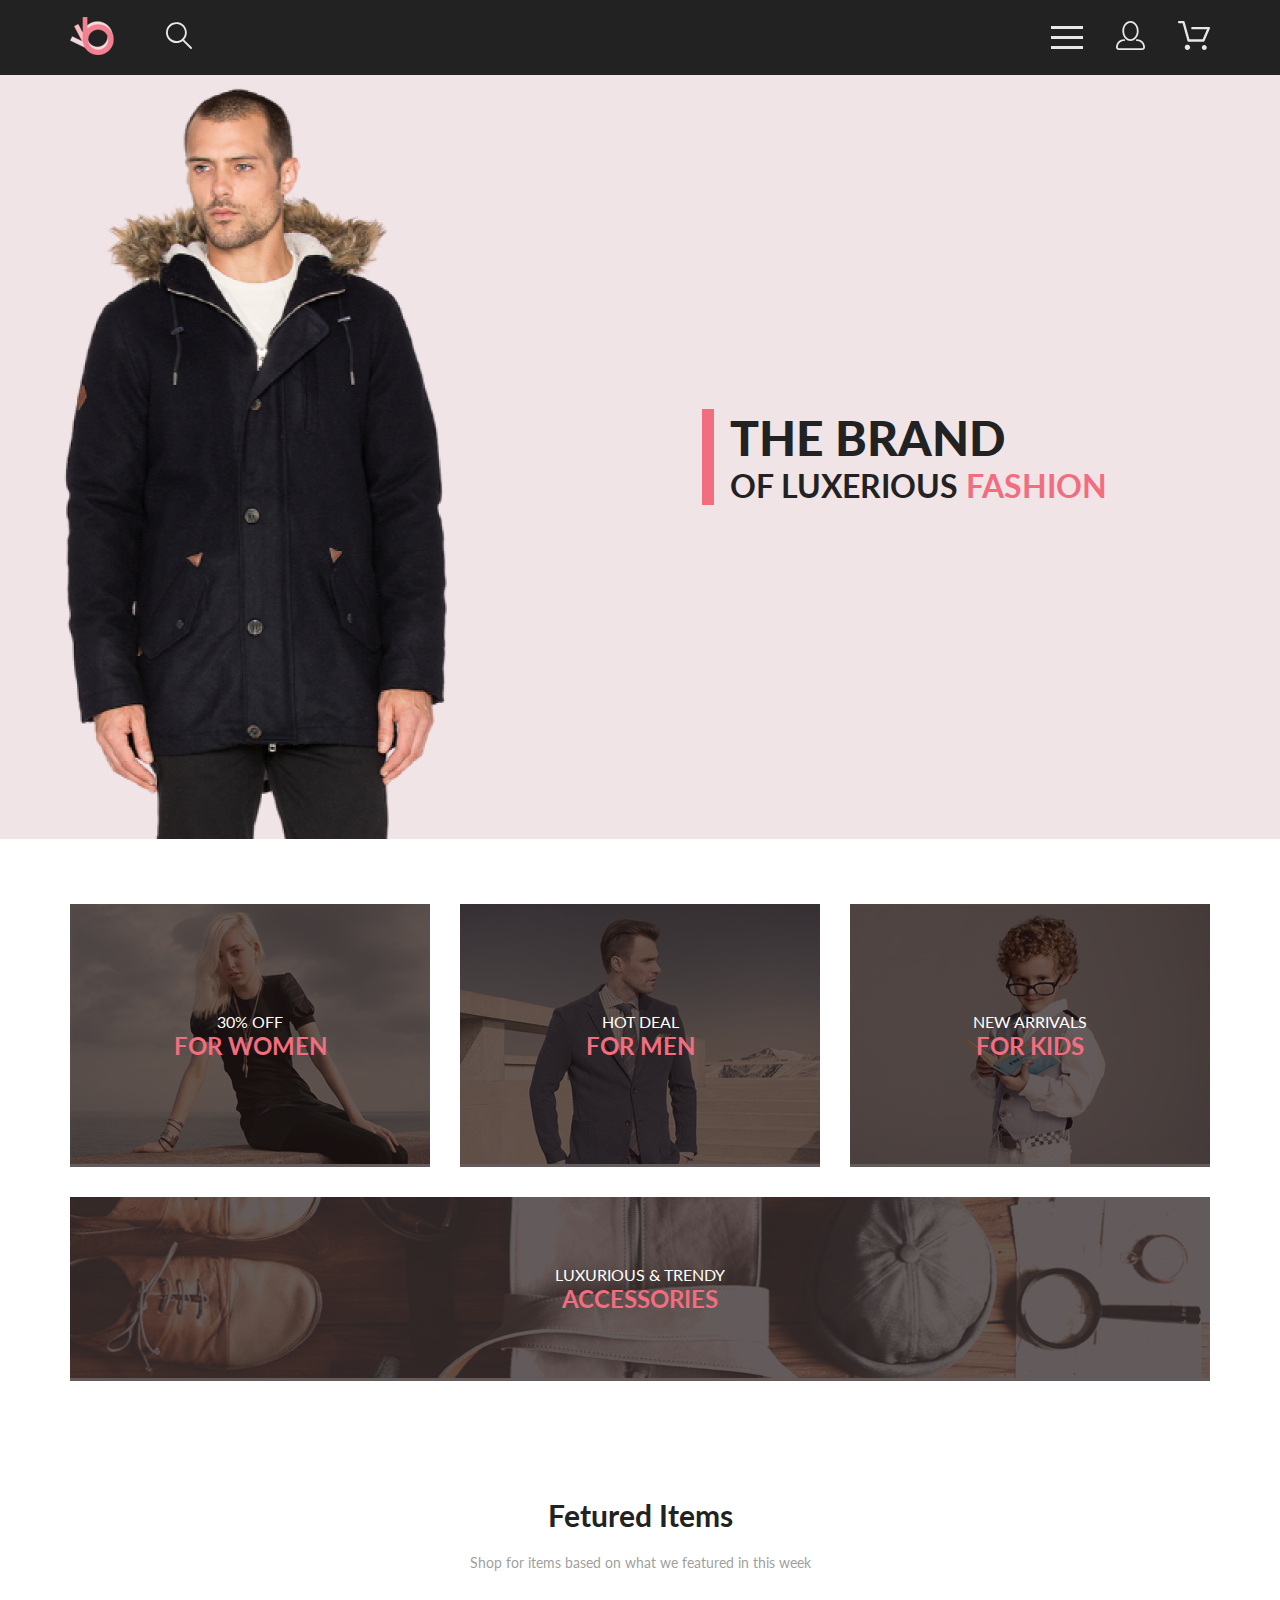
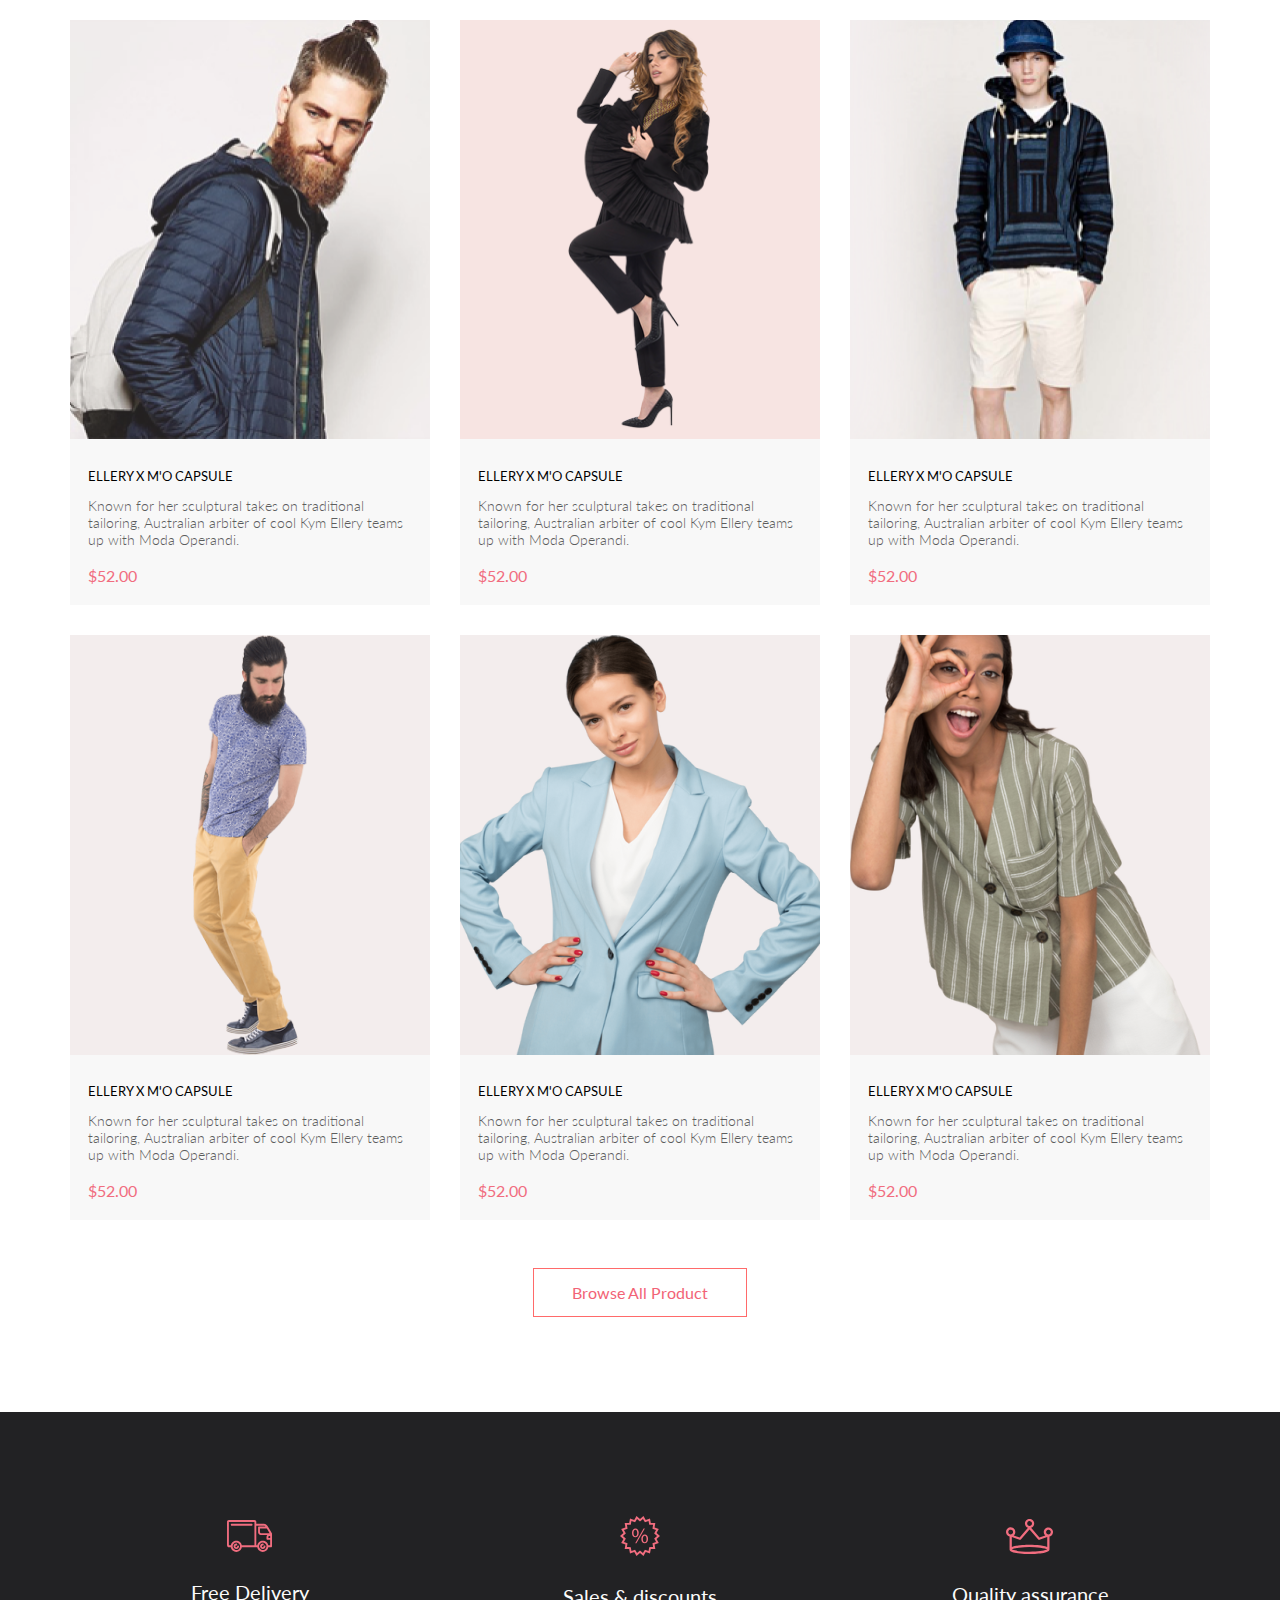
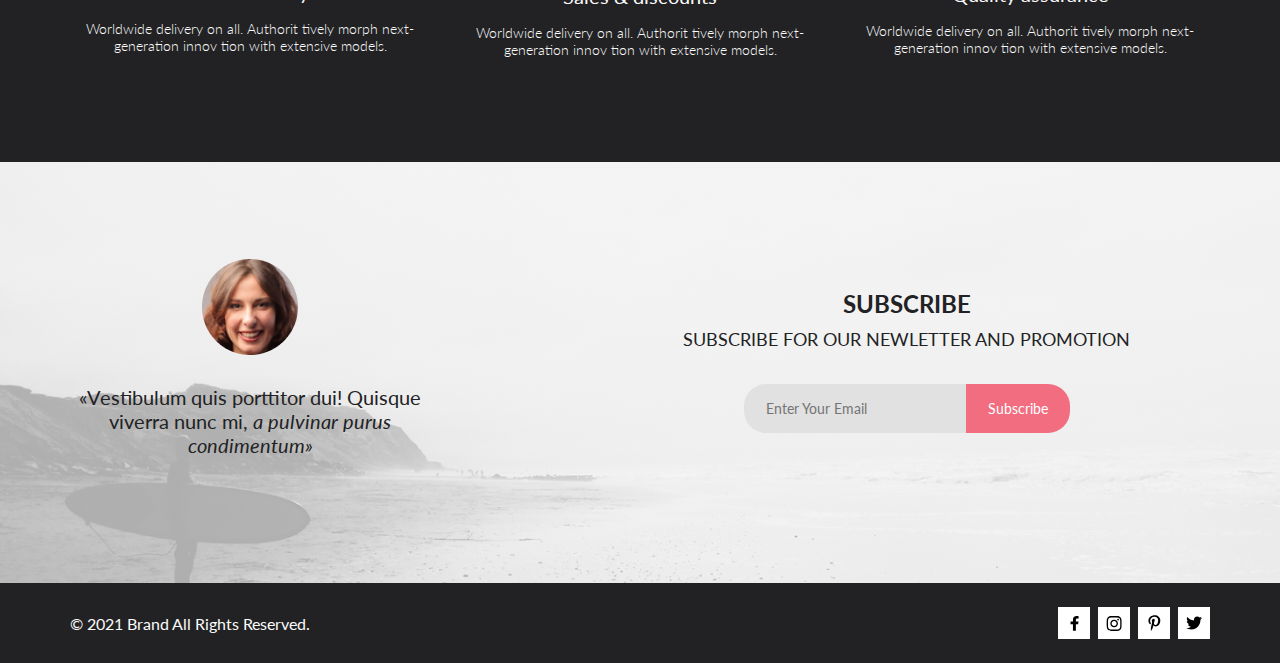
<file: index.html>
<!DOCTYPE html>
<html lang="en">
<head>
    <meta charset="UTF-8">
    <meta name="viewport" content="width=device-width, initial-scale=1.0">
    <meta http-equiv="X-UA-Compatible" content="ie=edge">
    <link rel="stylesheet" href="css/normalize.css">
    <link rel="stylesheet" href="css/styles.css">
    <title>Главная</title>
    <link href="https://fonts.googleapis.com/css2?family=Lato:ital,wght@0,300;0,400;0,700;0,900;1,400&display=swap"
          rel="stylesheet">
</head>
<body>
<header class="page_head">
    <div class="container">
        <div class="page_head_item">
            <a href="index.html" class="logo">
                <img src="images/logo.svg" alt="logo">
            </a>
            <form action="search" class="search">
                <input class="search_input" id="search" type="search" required>
                <label for="search" class="search_label">
                    <svg width="27" height="28" viewBox="0 0 27 28" fill="none" xmlns="http://www.w3.org/2000/svg">
                        <path d="M19.0596 17.6259C20.6713 15.8658 21.6282 13.6048 21.7698 11.2225C21.9113 8.84018 21.2288 6.48173 19.8369 4.54318C18.445 2.60463 16.4285 1.20404 14.126 0.576619C11.8234 -0.0508009 9.3751 0.13316 7.19217 1.09761C5.00923 2.06205 3.22463 3.74825 2.13804 5.87302C1.05145 7.9978 0.729054 10.4318 1.225 12.7661C1.72094 15.1005 3.00501 17.1932 4.86158 18.6927C6.71814 20.1922 9.03413 21.0072 11.4206 21.0009C13.673 21.004 15.8645 20.27 17.6606 18.9109L25.4086 26.7179C25.4941 26.807 25.5965 26.8781 25.7099 26.927C25.8232 26.9759 25.9452 27.0017 26.0686 27.0029C26.1923 27.0033 26.3148 26.9782 26.4283 26.9292C26.5419 26.8801 26.6441 26.8082 26.7286 26.7179C26.9025 26.537 26.9997 26.2958 26.9997 26.0449C26.9997 25.794 26.9025 25.5528 26.7286 25.3719L19.0596 17.6259ZM2.88662 10.5009C2.89946 8.81563 3.41094 7.17187 4.35659 5.77685C5.30224 4.38183 6.63972 3.29801 8.20044 2.662C9.76115 2.02599 11.4752 1.86627 13.1266 2.20298C14.7779 2.53969 16.2926 3.35775 17.4797 4.55404C18.6668 5.75033 19.4732 7.27129 19.7972 8.92519C20.1212 10.5791 19.9483 12.2919 19.3002 13.8476C18.6522 15.4034 17.5581 16.7325 16.1559 17.6674C14.7536 18.6023 13.1059 19.1011 11.4206 19.1009C9.14916 19.0901 6.97482 18.1784 5.37484 16.566C3.77486 14.9537 2.87998 12.7724 2.88662 10.5009Z"/>
                    </svg>
                </label>
            </form>
        </div>
        <div class="page_head_item">
            <nav>
                <input type="checkbox" id="checkbox" class="menu_btn_checkbox">
                <label for="checkbox" class="menu_btn">
                    <span class="menu_btn_item"></span>
                </label>
                <div class="menu_list">
                    <div class="wrap">
                        <label for="checkbox" class="menu_list_close">
                            <svg width="13" height="13" viewBox="0 0 13 13" fill="none"
                                 xmlns="http://www.w3.org/2000/svg">
                                <path d="M7.4158 6.00409L11.7158 1.71409C11.9041 1.52579 12.0099 1.27039 12.0099 1.00409C12.0099 0.73779 11.9041 0.482395 11.7158 0.294092C11.5275 0.105788 11.2721 0 11.0058 0C10.7395 0 10.4841 0.105788 10.2958 0.294092L6.0058 4.59409L1.7158 0.294092C1.52749 0.105788 1.2721 -1.9841e-09 1.0058 0C0.739497 1.9841e-09 0.484102 0.105788 0.295798 0.294092C0.107495 0.482395 0.0017066 0.73779 0.0017066 1.00409C0.0017066 1.27039 0.107495 1.52579 0.295798 1.71409L4.5958 6.00409L0.295798 10.2941C0.20207 10.3871 0.127676 10.4977 0.0769072 10.6195C0.0261385 10.7414 0 10.8721 0 11.0041C0 11.1361 0.0261385 11.2668 0.0769072 11.3887C0.127676 11.5105 0.20207 11.6211 0.295798 11.7141C0.388761 11.8078 0.499362 11.8822 0.621222 11.933C0.743081 11.9838 0.873786 12.0099 1.0058 12.0099C1.13781 12.0099 1.26852 11.9838 1.39038 11.933C1.51223 11.8822 1.62284 11.8078 1.7158 11.7141L6.0058 7.41409L10.2958 11.7141C10.3888 11.8078 10.4994 11.8822 10.6212 11.933C10.7431 11.9838 10.8738 12.0099 11.0058 12.0099C11.1378 12.0099 11.2685 11.9838 11.3904 11.933C11.5122 11.8822 11.6228 11.8078 11.7158 11.7141C11.8095 11.6211 11.8839 11.5105 11.9347 11.3887C11.9855 11.2668 12.0116 11.1361 12.0116 11.0041C12.0116 10.8721 11.9855 10.7414 11.9347 10.6195C11.8839 10.4977 11.8095 10.3871 11.7158 10.2941L7.4158 6.00409Z"/>
                            </svg>
                        </label>

                        <h2 class="menu_list_title">Menu</h2>
                        <a class="menu_list_subtitle" href="catalog.html">Man</a>
                        <div class="menu_list_items">
                            <a class="menu_list_items_text" href="catalog.html">Accessories</a>
                            <a class="menu_list_items_text" href="catalog.html">Bags</a>
                            <a class="menu_list_items_text" href="catalog.html">Denim</a>
                            <a class="menu_list_items_text" href="catalog.html">T-Shirts</a>
                        </div>
                        <a class="menu_list_subtitle" href="catalog.html">Woman</a>
                        <div class="menu_list_items">
                            <a class="menu_list_items_text" href="catalog.html">Accessories</a>
                            <a class="menu_list_items_text" href="catalog.html">Jackets & Coats</a>
                            <a class="menu_list_items_text" href="catalog.html">Polos</a>
                            <a class="menu_list_items_text" href="catalog.html">T-Shirts</a>
                            <a class="menu_list_items_text" href="catalog.html">Shirts</a>
                        </div>
                        <a class="menu_list_subtitle" href="catalog.html">Kids</a>
                        <div class="menu_list_items">
                            <a class="menu_list_items_text" href="catalog.html">Accessories</a>
                            <a class="menu_list_items_text" href="catalog.html">Jackets & Coats</a>
                            <a class="menu_list_items_text" href="catalog.html">Polos</a>
                            <a class="menu_list_items_text" href="catalog.html">T-Shirts</a>
                            <a class="menu_list_items_text" href="catalog.html">Shirts</a>
                            <a class="menu_list_items_text" href="catalog.html">Bags</a>
                        </div>
                    </div>
                </div>
            </nav>
            <a href="registration.html" class="registration_icon">
                <svg class="menu_item" width="29" height="29" viewBox="0 0 29 29" fill="none" xmlns="http://www.w3.org/2000/svg">
                    <path d="M14.5 19.937C19 19.937 22.656 15.464 22.656 9.968C22.656 4.472 19 0 14.5 0C13.3631 0.0217413 12.2463 0.303398 11.2351 0.823397C10.2239 1.34339 9.34507 2.08794 8.66602 3C7.12663 4.99573 6.30819 7.45381 6.34399 9.974C6.34399 15.465 10 19.937 14.5 19.937ZM14.5 1.813C18 1.813 20.844 5.472 20.844 9.969C20.844 14.466 17.998 18.125 14.5 18.125C11.002 18.125 8.15603 14.465 8.15503 9.969C8.15403 5.473 11 1.813 14.5 1.813ZM20.844 18.125C20.6036 18.125 20.373 18.2205 20.203 18.3905C20.033 18.5605 19.9375 18.7911 19.9375 19.0315C19.9375 19.2719 20.033 19.5025 20.203 19.6725C20.373 19.8425 20.6036 19.938 20.844 19.938C22.526 19.9399 24.1386 20.6088 25.3279 21.7982C26.5172 22.9875 27.1861 24.6 27.188 26.282C27.1875 26.5221 27.0918 26.7523 26.922 26.9221C26.7522 27.0918 26.5221 27.1875 26.282 27.188H2.71997C2.47985 27.1875 2.24975 27.0918 2.07996 26.9221C1.91016 26.7523 1.81449 26.5221 1.81396 26.282C1.81608 24.6001 2.48517 22.9877 3.67444 21.7985C4.86371 20.6092 6.47608 19.9401 8.15796 19.938C8.39824 19.938 8.62868 19.8425 8.79858 19.6726C8.96849 19.5027 9.06396 19.2723 9.06396 19.032C9.06396 18.7917 8.96849 18.5613 8.79858 18.3914C8.62868 18.2215 8.39824 18.126 8.15796 18.126C5.99541 18.1279 3.92201 18.9875 2.39258 20.5164C0.863144 22.0453 0.00264777 24.1185 0 26.281C0.000794067 27.0019 0.287502 27.693 0.797241 28.2027C1.30698 28.7125 1.99811 28.9992 2.71899 29H26.282C27.0027 28.9989 27.6936 28.7121 28.2031 28.2024C28.7126 27.6927 28.9992 27.0017 29 26.281C28.9974 24.1187 28.1372 22.0457 26.6083 20.5168C25.0793 18.9878 23.0063 18.1276 20.844 18.125Z"/>
                </svg>
            </a>
            <a href="cart.html" class="cart_icon">
                <svg class="menu_item" width="32" height="29" viewBox="0 0 32 29" fill="none" xmlns="http://www.w3.org/2000/svg">
                    <path d="M26.2009 29C25.5532 28.9738 24.9415 28.6948 24.4972 28.2227C24.0529 27.7506 23.8114 27.1232 23.8245 26.475C23.8376 25.8269 24.1043 25.2097 24.5673 24.7559C25.0303 24.3022 25.6527 24.048 26.301 24.048C26.9493 24.048 27.5717 24.3022 28.0347 24.7559C28.4977 25.2097 28.7644 25.8269 28.7775 26.475C28.7906 27.1232 28.549 27.7506 28.1047 28.2227C27.6604 28.6948 27.0488 28.9738 26.401 29H26.2009ZM6.75293 26.32C6.75293 25.79 6.91011 25.2718 7.20459 24.8311C7.49907 24.3904 7.91764 24.0469 8.40735 23.844C8.89705 23.6412 9.43594 23.5881 9.95581 23.6915C10.4757 23.7949 10.9532 24.0502 11.328 24.425C11.7028 24.7998 11.9581 25.2773 12.0615 25.7972C12.1649 26.317 12.1118 26.8559 11.9089 27.3456C11.7061 27.8353 11.3626 28.2539 10.9219 28.5483C10.4812 28.8428 9.96304 29 9.43298 29C9.08087 29.0003 8.73212 28.9311 8.40674 28.7966C8.08136 28.662 7.78569 28.4646 7.53662 28.2158C7.28755 27.9669 7.09001 27.6713 6.9552 27.3461C6.82039 27.0208 6.75098 26.6721 6.75098 26.32H6.75293ZM10.553 20.686C10.2935 20.6868 10.0409 20.6024 9.83411 20.4457C9.62727 20.2891 9.47758 20.0689 9.40796 19.819L4.57495 2.36401H1.18201C0.868521 2.36401 0.567859 2.23947 0.346191 2.01781C0.124523 1.79614 0 1.49549 0 1.18201C0 0.868519 0.124523 0.567873 0.346191 0.346205C0.567859 0.124537 0.868521 5.81268e-06 1.18201 5.81268e-06H5.46301C5.7225 -0.00080736 5.97504 0.0837201 6.18176 0.240568C6.38848 0.397416 6.53784 0.617884 6.60693 0.868006L11.4399 18.323H24.6179L29.001 8.27501H14.401C14.2428 8.27961 14.0854 8.25242 13.9379 8.19507C13.7904 8.13771 13.6559 8.05134 13.5424 7.94108C13.4288 7.83082 13.3386 7.69891 13.277 7.55315C13.2154 7.40739 13.1836 7.25075 13.1836 7.0925C13.1836 6.93426 13.2154 6.77762 13.277 6.63186C13.3386 6.4861 13.4288 6.35419 13.5424 6.24393C13.6559 6.13367 13.7904 6.0473 13.9379 5.98994C14.0854 5.93259 14.2428 5.90541 14.401 5.91001H30.814C31.0097 5.90996 31.2022 5.95866 31.3744 6.05172C31.5465 6.14478 31.6928 6.27926 31.7999 6.44301C31.9078 6.60729 31.9734 6.79569 31.9908 6.99145C32.0083 7.18721 31.9771 7.38424 31.9 7.565L26.495 19.977C26.4026 20.1876 26.251 20.3668 26.0585 20.4927C25.866 20.6186 25.641 20.6858 25.411 20.686H10.553Z"/>
                </svg>
            </a>
        </div>
    </div>
</header>

<main>
    <section class="brand">
        <div class="container">
            <div class="brand_img"><img src="images/top.png" alt="Brand image"></div>
            <div class="brand_text">
                <h2 class="brand_title">The&nbsp;brand</h2>
                <h3 class="brand_subtitle">of&nbsp;luxerious&nbsp;<span class="brand_subtitle_red">fashion</span></h3>
            </div>
        </div>
    </section>
    <section class="offer container">
        <a class="offer_item" href="catalog.html">
            <img src="images/offers/women.png" alt="Women category image" class="offer_item_img">
            <div class="offer_item_text">
                <h6 class="offer_item_text_top">30% off</h6>
                <h6 class="offer_item_text_bottom">for women</h6>
            </div>
        </a>
        <a class="offer_item" href="catalog.html">
            <img src="images/offers/men.png" alt="Men category image" class="offer_item_img">
            <div class="offer_item_text">
                <h6 class="offer_item_text_top">hot deal</h6>
                <h6 class="offer_item_text_bottom">for men</h6>
            </div>
        </a>
        <a class="offer_item" href="catalog.html">
            <img src="images/offers/kids.png" alt="Kids category image" class="offer_item_img">
            <div class="offer_item_text">
                <h6 class="offer_item_text_top">new arrivals</h6>
                <h6 class="offer_item_text_bottom">for kids</h6>
            </div>
        </a>
        <a class="offer_item" href="catalog.html">
            <img src="images/offers/accessories.png" alt="Accessories category image" class="offer_item_img">
            <div class="offer_item_text">
                <h6 class="offer_item_text_top">luxurious & trendy</h6>
                <h6 class="offer_item_text_bottom">accessories</h6>
            </div>
        </a>
    </section>
    <section class="products container">
        <div class="products_title">
            <h1>Fetured items</h1>
            <span>Shop for items based on what we featured in this week</span>
        </div>
        <ul class="products_wrp">
            <li class="products_item">
                <article>
                    <a class="products_item_card" href="product.html">
                        <div class="products_item_img">
                            <div class="products_item_add">
                                <svg width="27" height="25" viewBox="0 0 27 25" fill="none" xmlns="http://www.w3.org/2000/svg">
                                    <path d="M21.876 22.2662C21.921 22.2549 21.9423 22.2339 21.96 22.2129C21.9678 22.2037 21.9756 22.1946 21.9835 22.1855C22.02 22.1438 22.0233 22.0553 22.0224 22.0105C22.0092 21.9044 21.9185 21.8315 21.8412 21.8315C21.8375 21.8315 21.8336 21.8317 21.8312 21.8318C21.7531 21.8372 21.6653 21.9409 21.6719 22.0625C21.6813 22.1793 21.7675 22.2662 21.8392 22.2662H21.876ZM8.21954 22.2599C8.31873 22.2599 8.39935 22.1655 8.39935 22.0496C8.39935 21.9341 8.31873 21.8401 8.21954 21.8401C8.12042 21.8401 8.03973 21.9341 8.03973 22.0496C8.03973 22.1655 8.12042 22.2599 8.21954 22.2599ZM21.9995 24.2662C21.9517 24.2662 21.8878 24.2662 21.8392 24.2662C20.7017 24.2662 19.7567 23.3545 19.6765 22.198C19.5964 20.9929 20.4937 19.9183 21.6953 19.8364C21.7441 19.8331 21.7928 19.8315 21.8412 19.8315C22.9799 19.8315 23.9413 20.7324 24.019 21.8884C24.0505 22.4915 23.8741 23.0612 23.4898 23.5012C23.1055 23.9575 22.5764 24.2177 21.9995 24.2662ZM8.21954 24.2599C7.01532 24.2599 6.03973 23.2709 6.03973 22.0496C6.03973 20.8291 7.01532 19.8401 8.21954 19.8401C9.42371 19.8401 10.3994 20.8291 10.3994 22.0496C10.3994 23.2709 9.42371 24.2599 8.21954 24.2599ZM21.1984 17.3938H9.13306C8.70013 17.3938 8.31586 17.1005 8.20331 16.6775L4.27753 2.24768H1.52173C0.993408 2.24768 0.560547 1.80859 0.560547 1.27039C0.560547 0.733032 0.993408 0.292969 1.52173 0.292969H4.99933C5.43134 0.292969 5.81561 0.586304 5.9281 1.01025L9.85394 15.4391H20.5576L24.1144 7.13379H12.2578C11.7286 7.13379 11.2957 6.69373 11.2957 6.15649C11.2957 5.61914 11.7286 5.17908 12.2578 5.17908H25.5886C25.9091 5.17908 26.2141 5.34192 26.3896 5.61914C26.566 5.89539 26.5984 6.23743 26.4697 6.547L22.0795 16.807C21.9193 17.1653 21.5827 17.3938 21.1984 17.3938Z" fill="white"/>
                                </svg>
                                Add to cart
                            </div>
                            <img src="images/products/product1.png" alt="Product image">
                        </div>
                        <div class="products_item_text">
                            <h5 class="products_item_text_title">ellery x m'o capsule</h5>
                            <div class="products_item_text_description">Known for her sculptural takes on traditional
                                tailoring, Australian arbiter of cool Kym Ellery teams up with Moda Operandi.
                            </div>
                            <div class="products_item_text_price">$52.00</div>
                        </div>
                    </a>
                </article>
            </li>
            <li class="products_item">
                <article>
                    <a class="products_item_card" href="product.html">
                        <div class="products_item_img">
                            <div class="products_item_add">
                                <svg width="27" height="25" viewBox="0 0 27 25" fill="none" xmlns="http://www.w3.org/2000/svg">
                                    <path d="M21.876 22.2662C21.921 22.2549 21.9423 22.2339 21.96 22.2129C21.9678 22.2037 21.9756 22.1946 21.9835 22.1855C22.02 22.1438 22.0233 22.0553 22.0224 22.0105C22.0092 21.9044 21.9185 21.8315 21.8412 21.8315C21.8375 21.8315 21.8336 21.8317 21.8312 21.8318C21.7531 21.8372 21.6653 21.9409 21.6719 22.0625C21.6813 22.1793 21.7675 22.2662 21.8392 22.2662H21.876ZM8.21954 22.2599C8.31873 22.2599 8.39935 22.1655 8.39935 22.0496C8.39935 21.9341 8.31873 21.8401 8.21954 21.8401C8.12042 21.8401 8.03973 21.9341 8.03973 22.0496C8.03973 22.1655 8.12042 22.2599 8.21954 22.2599ZM21.9995 24.2662C21.9517 24.2662 21.8878 24.2662 21.8392 24.2662C20.7017 24.2662 19.7567 23.3545 19.6765 22.198C19.5964 20.9929 20.4937 19.9183 21.6953 19.8364C21.7441 19.8331 21.7928 19.8315 21.8412 19.8315C22.9799 19.8315 23.9413 20.7324 24.019 21.8884C24.0505 22.4915 23.8741 23.0612 23.4898 23.5012C23.1055 23.9575 22.5764 24.2177 21.9995 24.2662ZM8.21954 24.2599C7.01532 24.2599 6.03973 23.2709 6.03973 22.0496C6.03973 20.8291 7.01532 19.8401 8.21954 19.8401C9.42371 19.8401 10.3994 20.8291 10.3994 22.0496C10.3994 23.2709 9.42371 24.2599 8.21954 24.2599ZM21.1984 17.3938H9.13306C8.70013 17.3938 8.31586 17.1005 8.20331 16.6775L4.27753 2.24768H1.52173C0.993408 2.24768 0.560547 1.80859 0.560547 1.27039C0.560547 0.733032 0.993408 0.292969 1.52173 0.292969H4.99933C5.43134 0.292969 5.81561 0.586304 5.9281 1.01025L9.85394 15.4391H20.5576L24.1144 7.13379H12.2578C11.7286 7.13379 11.2957 6.69373 11.2957 6.15649C11.2957 5.61914 11.7286 5.17908 12.2578 5.17908H25.5886C25.9091 5.17908 26.2141 5.34192 26.3896 5.61914C26.566 5.89539 26.5984 6.23743 26.4697 6.547L22.0795 16.807C21.9193 17.1653 21.5827 17.3938 21.1984 17.3938Z" fill="white"/>
                                </svg>
                                Add to cart
                            </div>
                            <img src="images/products/product2.png" alt="Product image">
                        </div>
                        <div class="products_item_text">
                            <h5 class="products_item_text_title">ellery x m'o capsule</h5>
                            <div class="products_item_text_description">Known for her sculptural takes on traditional
                                tailoring, Australian arbiter of cool Kym Ellery teams up with Moda Operandi.
                            </div>
                            <div class="products_item_text_price">$52.00</div>
                        </div>
                    </a>
                </article>
            </li>
            <li class="products_item">
                <article>
                    <a class="products_item_card" href="product.html">
                        <div class="products_item_img">
                            <div class="products_item_add">
                                <svg width="27" height="25" viewBox="0 0 27 25" fill="none" xmlns="http://www.w3.org/2000/svg">
                                    <path d="M21.876 22.2662C21.921 22.2549 21.9423 22.2339 21.96 22.2129C21.9678 22.2037 21.9756 22.1946 21.9835 22.1855C22.02 22.1438 22.0233 22.0553 22.0224 22.0105C22.0092 21.9044 21.9185 21.8315 21.8412 21.8315C21.8375 21.8315 21.8336 21.8317 21.8312 21.8318C21.7531 21.8372 21.6653 21.9409 21.6719 22.0625C21.6813 22.1793 21.7675 22.2662 21.8392 22.2662H21.876ZM8.21954 22.2599C8.31873 22.2599 8.39935 22.1655 8.39935 22.0496C8.39935 21.9341 8.31873 21.8401 8.21954 21.8401C8.12042 21.8401 8.03973 21.9341 8.03973 22.0496C8.03973 22.1655 8.12042 22.2599 8.21954 22.2599ZM21.9995 24.2662C21.9517 24.2662 21.8878 24.2662 21.8392 24.2662C20.7017 24.2662 19.7567 23.3545 19.6765 22.198C19.5964 20.9929 20.4937 19.9183 21.6953 19.8364C21.7441 19.8331 21.7928 19.8315 21.8412 19.8315C22.9799 19.8315 23.9413 20.7324 24.019 21.8884C24.0505 22.4915 23.8741 23.0612 23.4898 23.5012C23.1055 23.9575 22.5764 24.2177 21.9995 24.2662ZM8.21954 24.2599C7.01532 24.2599 6.03973 23.2709 6.03973 22.0496C6.03973 20.8291 7.01532 19.8401 8.21954 19.8401C9.42371 19.8401 10.3994 20.8291 10.3994 22.0496C10.3994 23.2709 9.42371 24.2599 8.21954 24.2599ZM21.1984 17.3938H9.13306C8.70013 17.3938 8.31586 17.1005 8.20331 16.6775L4.27753 2.24768H1.52173C0.993408 2.24768 0.560547 1.80859 0.560547 1.27039C0.560547 0.733032 0.993408 0.292969 1.52173 0.292969H4.99933C5.43134 0.292969 5.81561 0.586304 5.9281 1.01025L9.85394 15.4391H20.5576L24.1144 7.13379H12.2578C11.7286 7.13379 11.2957 6.69373 11.2957 6.15649C11.2957 5.61914 11.7286 5.17908 12.2578 5.17908H25.5886C25.9091 5.17908 26.2141 5.34192 26.3896 5.61914C26.566 5.89539 26.5984 6.23743 26.4697 6.547L22.0795 16.807C21.9193 17.1653 21.5827 17.3938 21.1984 17.3938Z" fill="white"/>
                                </svg>
                                Add to cart
                            </div>
                            <img src="images/products/product3.png" alt="Product image">
                        </div>
                        <div class="products_item_text">
                            <h5 class="products_item_text_title">ellery x m'o capsule</h5>
                            <div class="products_item_text_description">Known for her sculptural takes on traditional
                                tailoring, Australian arbiter of cool Kym Ellery teams up with Moda Operandi.
                            </div>
                            <div class="products_item_text_price">$52.00</div>
                        </div>
                    </a>
                </article>
            </li>
            <li class="products_item">
                <article>
                    <a class="products_item_card" href="product.html">
                        <div class="products_item_img">
                            <div class="products_item_add">
                                <svg width="27" height="25" viewBox="0 0 27 25" fill="none" xmlns="http://www.w3.org/2000/svg">
                                    <path d="M21.876 22.2662C21.921 22.2549 21.9423 22.2339 21.96 22.2129C21.9678 22.2037 21.9756 22.1946 21.9835 22.1855C22.02 22.1438 22.0233 22.0553 22.0224 22.0105C22.0092 21.9044 21.9185 21.8315 21.8412 21.8315C21.8375 21.8315 21.8336 21.8317 21.8312 21.8318C21.7531 21.8372 21.6653 21.9409 21.6719 22.0625C21.6813 22.1793 21.7675 22.2662 21.8392 22.2662H21.876ZM8.21954 22.2599C8.31873 22.2599 8.39935 22.1655 8.39935 22.0496C8.39935 21.9341 8.31873 21.8401 8.21954 21.8401C8.12042 21.8401 8.03973 21.9341 8.03973 22.0496C8.03973 22.1655 8.12042 22.2599 8.21954 22.2599ZM21.9995 24.2662C21.9517 24.2662 21.8878 24.2662 21.8392 24.2662C20.7017 24.2662 19.7567 23.3545 19.6765 22.198C19.5964 20.9929 20.4937 19.9183 21.6953 19.8364C21.7441 19.8331 21.7928 19.8315 21.8412 19.8315C22.9799 19.8315 23.9413 20.7324 24.019 21.8884C24.0505 22.4915 23.8741 23.0612 23.4898 23.5012C23.1055 23.9575 22.5764 24.2177 21.9995 24.2662ZM8.21954 24.2599C7.01532 24.2599 6.03973 23.2709 6.03973 22.0496C6.03973 20.8291 7.01532 19.8401 8.21954 19.8401C9.42371 19.8401 10.3994 20.8291 10.3994 22.0496C10.3994 23.2709 9.42371 24.2599 8.21954 24.2599ZM21.1984 17.3938H9.13306C8.70013 17.3938 8.31586 17.1005 8.20331 16.6775L4.27753 2.24768H1.52173C0.993408 2.24768 0.560547 1.80859 0.560547 1.27039C0.560547 0.733032 0.993408 0.292969 1.52173 0.292969H4.99933C5.43134 0.292969 5.81561 0.586304 5.9281 1.01025L9.85394 15.4391H20.5576L24.1144 7.13379H12.2578C11.7286 7.13379 11.2957 6.69373 11.2957 6.15649C11.2957 5.61914 11.7286 5.17908 12.2578 5.17908H25.5886C25.9091 5.17908 26.2141 5.34192 26.3896 5.61914C26.566 5.89539 26.5984 6.23743 26.4697 6.547L22.0795 16.807C21.9193 17.1653 21.5827 17.3938 21.1984 17.3938Z" fill="white"/>
                                </svg>
                                Add to cart
                            </div>
                            <img src="images/products/product4.png" alt="Product image">
                        </div>
                        <div class="products_item_text">
                            <h5 class="products_item_text_title">ellery x m'o capsule</h5>
                            <div class="products_item_text_description">Known for her sculptural takes on traditional
                                tailoring, Australian arbiter of cool Kym Ellery teams up with Moda Operandi.
                            </div>
                            <div class="products_item_text_price">$52.00</div>
                        </div>
                    </a>
                </article>
            </li>
            <li class="products_item">
                <article>
                    <a class="products_item_card" href="product.html">
                        <div class="products_item_img">
                            <div class="products_item_add">
                                <svg width="27" height="25" viewBox="0 0 27 25" fill="none" xmlns="http://www.w3.org/2000/svg">
                                    <path d="M21.876 22.2662C21.921 22.2549 21.9423 22.2339 21.96 22.2129C21.9678 22.2037 21.9756 22.1946 21.9835 22.1855C22.02 22.1438 22.0233 22.0553 22.0224 22.0105C22.0092 21.9044 21.9185 21.8315 21.8412 21.8315C21.8375 21.8315 21.8336 21.8317 21.8312 21.8318C21.7531 21.8372 21.6653 21.9409 21.6719 22.0625C21.6813 22.1793 21.7675 22.2662 21.8392 22.2662H21.876ZM8.21954 22.2599C8.31873 22.2599 8.39935 22.1655 8.39935 22.0496C8.39935 21.9341 8.31873 21.8401 8.21954 21.8401C8.12042 21.8401 8.03973 21.9341 8.03973 22.0496C8.03973 22.1655 8.12042 22.2599 8.21954 22.2599ZM21.9995 24.2662C21.9517 24.2662 21.8878 24.2662 21.8392 24.2662C20.7017 24.2662 19.7567 23.3545 19.6765 22.198C19.5964 20.9929 20.4937 19.9183 21.6953 19.8364C21.7441 19.8331 21.7928 19.8315 21.8412 19.8315C22.9799 19.8315 23.9413 20.7324 24.019 21.8884C24.0505 22.4915 23.8741 23.0612 23.4898 23.5012C23.1055 23.9575 22.5764 24.2177 21.9995 24.2662ZM8.21954 24.2599C7.01532 24.2599 6.03973 23.2709 6.03973 22.0496C6.03973 20.8291 7.01532 19.8401 8.21954 19.8401C9.42371 19.8401 10.3994 20.8291 10.3994 22.0496C10.3994 23.2709 9.42371 24.2599 8.21954 24.2599ZM21.1984 17.3938H9.13306C8.70013 17.3938 8.31586 17.1005 8.20331 16.6775L4.27753 2.24768H1.52173C0.993408 2.24768 0.560547 1.80859 0.560547 1.27039C0.560547 0.733032 0.993408 0.292969 1.52173 0.292969H4.99933C5.43134 0.292969 5.81561 0.586304 5.9281 1.01025L9.85394 15.4391H20.5576L24.1144 7.13379H12.2578C11.7286 7.13379 11.2957 6.69373 11.2957 6.15649C11.2957 5.61914 11.7286 5.17908 12.2578 5.17908H25.5886C25.9091 5.17908 26.2141 5.34192 26.3896 5.61914C26.566 5.89539 26.5984 6.23743 26.4697 6.547L22.0795 16.807C21.9193 17.1653 21.5827 17.3938 21.1984 17.3938Z" fill="white"/>
                                </svg>
                                Add to cart
                            </div>
                            <img src="images/products/product5.png" alt="Product image">
                        </div>
                        <div class="products_item_text">
                            <h5 class="products_item_text_title">ellery x m'o capsule</h5>
                            <div class="products_item_text_description">Known for her sculptural takes on traditional
                                tailoring, Australian arbiter of cool Kym Ellery teams up with Moda Operandi.
                            </div>
                            <div class="products_item_text_price">$52.00</div>
                        </div>
                    </a>
                </article>
            </li>
            <li class="products_item">
                <article>
                    <a class="products_item_card" href="product.html">
                        <div class="products_item_img">
                            <div class="products_item_add">
                                <svg width="27" height="25" viewBox="0 0 27 25" fill="none" xmlns="http://www.w3.org/2000/svg">
                                    <path d="M21.876 22.2662C21.921 22.2549 21.9423 22.2339 21.96 22.2129C21.9678 22.2037 21.9756 22.1946 21.9835 22.1855C22.02 22.1438 22.0233 22.0553 22.0224 22.0105C22.0092 21.9044 21.9185 21.8315 21.8412 21.8315C21.8375 21.8315 21.8336 21.8317 21.8312 21.8318C21.7531 21.8372 21.6653 21.9409 21.6719 22.0625C21.6813 22.1793 21.7675 22.2662 21.8392 22.2662H21.876ZM8.21954 22.2599C8.31873 22.2599 8.39935 22.1655 8.39935 22.0496C8.39935 21.9341 8.31873 21.8401 8.21954 21.8401C8.12042 21.8401 8.03973 21.9341 8.03973 22.0496C8.03973 22.1655 8.12042 22.2599 8.21954 22.2599ZM21.9995 24.2662C21.9517 24.2662 21.8878 24.2662 21.8392 24.2662C20.7017 24.2662 19.7567 23.3545 19.6765 22.198C19.5964 20.9929 20.4937 19.9183 21.6953 19.8364C21.7441 19.8331 21.7928 19.8315 21.8412 19.8315C22.9799 19.8315 23.9413 20.7324 24.019 21.8884C24.0505 22.4915 23.8741 23.0612 23.4898 23.5012C23.1055 23.9575 22.5764 24.2177 21.9995 24.2662ZM8.21954 24.2599C7.01532 24.2599 6.03973 23.2709 6.03973 22.0496C6.03973 20.8291 7.01532 19.8401 8.21954 19.8401C9.42371 19.8401 10.3994 20.8291 10.3994 22.0496C10.3994 23.2709 9.42371 24.2599 8.21954 24.2599ZM21.1984 17.3938H9.13306C8.70013 17.3938 8.31586 17.1005 8.20331 16.6775L4.27753 2.24768H1.52173C0.993408 2.24768 0.560547 1.80859 0.560547 1.27039C0.560547 0.733032 0.993408 0.292969 1.52173 0.292969H4.99933C5.43134 0.292969 5.81561 0.586304 5.9281 1.01025L9.85394 15.4391H20.5576L24.1144 7.13379H12.2578C11.7286 7.13379 11.2957 6.69373 11.2957 6.15649C11.2957 5.61914 11.7286 5.17908 12.2578 5.17908H25.5886C25.9091 5.17908 26.2141 5.34192 26.3896 5.61914C26.566 5.89539 26.5984 6.23743 26.4697 6.547L22.0795 16.807C21.9193 17.1653 21.5827 17.3938 21.1984 17.3938Z" fill="white"/>
                                </svg>
                                Add to Cart
                            </div>
                            <img src="images/products/product6.png" alt="Product image">
                        </div>
                        <div class="products_item_text">
                            <h5 class="products_item_text_title">ellery x m'o capsule</h5>
                            <div class="products_item_text_description">Known for her sculptural takes on traditional
                                tailoring, Australian arbiter of cool Kym Ellery teams up with Moda Operandi.
                            </div>
                            <div class="products_item_text_price">$52.00</div>
                        </div>
                    </a>
                </article>
            </li>
        </ul>
        <a class="products_btn" href="catalog.html">Browse all product</a>
    </section>
    <section class="features">
        <div class="container">
            <div class="features_item">
                <svg width="46" height="32" viewBox="0 0 46 32" fill="none" xmlns="http://www.w3.org/2000/svg">
                    <path d="M30.2873 27.2429H14.8103C14.6031 28.5509 13.936 29.742 12.929 30.6021C11.922 31.4621 10.6411 31.9346 9.31682 31.9346C7.99252 31.9346 6.71166 31.4621 5.70464 30.6021C4.69762 29.742 4.03052 28.5509 3.82332 27.2429H1.88631C1.39149 27.2397 0.918139 27.0404 0.570025 26.6887C0.221911 26.337 0.0274507 25.8618 0.0293142 25.3669V1.87695C0.0271852 1.38195 0.221516 0.906335 0.569658 0.554443C0.917801 0.202551 1.39131 0.00317363 1.88631 0H27.4373C27.9322 0.00317353 28.4056 0.202522 28.7536 0.554443C29.1016 0.906364 29.2957 1.38204 29.2933 1.87695V3.78198H36.4143C36.4947 3.78164 36.5747 3.79208 36.6523 3.81299C38.9523 4.01299 40.1093 5.2129 41.3293 7.2749L44.8883 13.3689C44.9732 13.5136 45.018 13.6782 45.0183 13.8459V26.304C45.0194 26.5515 44.9221 26.7892 44.7479 26.9651C44.5737 27.141 44.3369 27.2406 44.0893 27.2419H41.2753C41.0681 28.5499 40.401 29.741 39.394 30.6011C38.387 31.4611 37.1061 31.9336 35.7818 31.9336C34.4575 31.9336 33.1767 31.4611 32.1696 30.6011C31.1626 29.741 30.4955 28.5499 30.2883 27.2419L30.2873 27.2429ZM32.0653 26.304C32.0732 27.0369 32.2977 27.7511 32.7107 28.3567C33.1236 28.9623 33.7065 29.4322 34.3859 29.7073C35.0653 29.9824 35.811 30.0503 36.5289 29.9026C37.2469 29.7548 37.9051 29.398 38.4207 28.877C38.9363 28.3559 39.2862 27.6941 39.4265 26.9746C39.5667 26.2551 39.491 25.5103 39.2088 24.8337C38.9267 24.1572 38.4507 23.5794 37.8408 23.1729C37.2309 22.7663 36.5143 22.5491 35.7813 22.5488C34.791 22.5552 33.8436 22.9543 33.1469 23.6582C32.4503 24.3621 32.0613 25.3136 32.0653 26.304ZM5.60134 26.304C5.60923 27.0369 5.83376 27.7511 6.24669 28.3567C6.65962 28.9623 7.2425 29.4322 7.92192 29.7073C8.60135 29.9824 9.34697 30.0503 10.0649 29.9026C10.7829 29.7548 11.4411 29.398 11.9567 28.877C12.4723 28.3559 12.8222 27.6941 12.9625 26.9746C13.1027 26.2551 13.027 25.5103 12.7448 24.8337C12.4627 24.1572 11.9867 23.5794 11.3768 23.1729C10.7669 22.7663 10.0503 22.5491 9.31731 22.5488C8.32679 22.5549 7.37915 22.9537 6.6823 23.6577C5.98545 24.3617 5.59634 25.3134 5.60033 26.304H5.60134ZM41.2733 25.366H43.1593V19.7478H40.4233C40.3007 19.7473 40.1794 19.7227 40.0664 19.6753C39.9533 19.6279 39.8507 19.5585 39.7644 19.4714C39.6781 19.3843 39.6099 19.281 39.5635 19.1675C39.5172 19.054 39.4937 18.9324 39.4943 18.8098V16.9629C39.494 16.2423 39.7696 15.5488 40.2643 15.0249H33.8853C33.8081 15.0248 33.7312 15.015 33.6563 14.9958C32.9516 14.933 32.2961 14.6081 31.8194 14.0852C31.3428 13.5623 31.0798 12.8794 31.0823 12.1719V7.47192C31.0817 7.34927 31.1052 7.22758 31.1515 7.11401C31.1978 7.00044 31.2661 6.89725 31.3523 6.81006C31.4386 6.72286 31.5412 6.6535 31.6543 6.60596C31.7674 6.55841 31.8887 6.53361 32.0113 6.53296H38.4943C38.15 6.21428 37.7426 5.97123 37.2986 5.81982C36.8545 5.66842 36.3836 5.61187 35.9163 5.65381H29.2933V25.3618H30.2873C30.4945 24.0538 31.1616 22.8627 32.1687 22.0027C33.1757 21.1426 34.4565 20.6702 35.7808 20.6702C37.1051 20.6702 38.386 21.1426 39.393 22.0027C40.4 22.8627 41.0671 24.0538 41.2743 25.3618L41.2733 25.366ZM14.8093 25.366H27.4363V1.87598H1.88631V25.366H3.82332C4.03052 24.058 4.69762 22.8666 5.70464 22.0066C6.71166 21.1465 7.99252 20.6741 9.31682 20.6741C10.6411 20.6741 11.922 21.1465 12.929 22.0066C13.936 22.8666 14.6031 24.058 14.8103 25.366H14.8093ZM41.3513 16.9658V17.875H43.1593V16.0278H42.2803C42.0335 16.0294 41.7973 16.1288 41.6234 16.304C41.4495 16.4792 41.352 16.716 41.3523 16.9629L41.3513 16.9658ZM32.9383 12.1738C32.9372 12.4263 33.0363 12.6691 33.2139 12.8486C33.3914 13.0282 33.6328 13.13 33.8853 13.1318C33.9492 13.1316 34.0129 13.1384 34.0753 13.1519H42.6003L39.8343 8.41602H32.9343L32.9383 12.1738ZM33.0313 26.3059C33.0284 25.5734 33.3162 24.8695 33.8316 24.3489C34.3469 23.8283 35.0478 23.5333 35.7803 23.5288C36.0291 23.5288 36.2677 23.6278 36.4436 23.8037C36.6195 23.9796 36.7183 24.218 36.7183 24.4668C36.7183 24.7156 36.6195 24.9542 36.4436 25.1301C36.2677 25.306 36.0291 25.4048 35.7803 25.4048C35.602 25.4032 35.4272 25.4548 35.2782 25.5527C35.1291 25.6507 35.0125 25.7905 34.9432 25.9548C34.8738 26.1191 34.8548 26.3005 34.8887 26.4756C34.9225 26.6507 35.0076 26.8118 35.1331 26.9385C35.2586 27.0651 35.419 27.1516 35.5938 27.187C35.7686 27.2224 35.9499 27.2051 36.1149 27.1372C36.2798 27.0693 36.4208 26.9538 36.5201 26.8057C36.6193 26.6575 36.6723 26.4833 36.6723 26.3049C36.6723 26.0587 36.7701 25.8226 36.9443 25.6484C37.1184 25.4743 37.3546 25.3765 37.6008 25.3765C37.8471 25.3765 38.0832 25.4743 38.2574 25.6484C38.4315 25.8226 38.5293 26.0587 38.5293 26.3049C38.5293 27.0343 38.2396 27.7338 37.7239 28.2495C37.2081 28.7652 36.5087 29.0549 35.7793 29.0549C35.05 29.0549 34.3505 28.7652 33.8348 28.2495C33.319 27.7338 33.0293 27.0343 33.0293 26.3049L33.0313 26.3059ZM6.56731 26.3059C6.56438 25.5734 6.8522 24.8695 7.36757 24.3489C7.88294 23.8283 8.58378 23.5333 9.31633 23.5288C9.5651 23.5288 9.80369 23.6278 9.9796 23.8037C10.1555 23.9796 10.2543 24.218 10.2543 24.4668C10.2543 24.7156 10.1555 24.9542 9.9796 25.1301C9.80369 25.306 9.5651 25.4048 9.31633 25.4048C9.138 25.4032 8.96319 25.4548 8.81413 25.5527C8.66508 25.6507 8.54849 25.7905 8.47914 25.9548C8.4098 26.1191 8.39082 26.3005 8.42464 26.4756C8.45846 26.6507 8.54354 26.8118 8.66908 26.9385C8.79463 27.0651 8.95498 27.1516 9.12978 27.187C9.30458 27.2224 9.48595 27.2051 9.65087 27.1372C9.81579 27.0693 9.95683 26.9538 10.0561 26.8057C10.1553 26.6575 10.2083 26.4833 10.2083 26.3049C10.2083 26.0587 10.3061 25.8226 10.4803 25.6484C10.6544 25.4743 10.8906 25.3765 11.1368 25.3765C11.3831 25.3765 11.6193 25.4743 11.7934 25.6484C11.9675 25.8226 12.0653 26.0587 12.0653 26.3049C12.0653 27.0343 11.7756 27.7338 11.2599 28.2495C10.7441 28.7652 10.0447 29.0549 9.31532 29.0549C8.58598 29.0549 7.8865 28.7652 7.37078 28.2495C6.85505 27.7338 6.56532 27.0343 6.56532 26.3049L6.56731 26.3059ZM4.70934 5.65991C4.46056 5.65991 4.22198 5.56116 4.04607 5.38525C3.87016 5.20934 3.77132 4.9707 3.77132 4.72192C3.77132 4.47315 3.87016 4.2345 4.04607 4.05859C4.22198 3.88268 4.46056 3.78394 4.70934 3.78394H24.6093C24.8581 3.78394 25.0967 3.88268 25.2726 4.05859C25.4485 4.2345 25.5473 4.47315 25.5473 4.72192C25.5473 4.9707 25.4485 5.20934 25.2726 5.38525C25.0967 5.56116 24.8581 5.65991 24.6093 5.65991H4.70934Z"
                          fill="#F16D7F"/>
                </svg>
                <h6 class="features_item_title">Free Delivery</h6>
                <h6 class="features_item_subtitle">Worldwide delivery on all. Authorit tively morph next-generation
                    innov
                    tion with extensive models.</h6>
            </div>
            <div class="features_item">
                <svg width="40" height="40" viewBox="0 0 40 40" fill="none" xmlns="http://www.w3.org/2000/svg">
                    <path d="M19.994 37.0239L16.523 39.9238L14.235 36.0039L9.995 37.5159L9.17297 33.0359L4.67999 32.991L5.41199 28.491L1.20398 26.8909L3.414 22.925L0 19.96L3.41199 16.9929L1.20203 13.0278L5.41101 11.428L4.67798 6.93286L9.172 6.88892L9.99402 2.40894L14.234 3.91992L16.522 0L19.993 2.8999L23.464 0L25.753 3.9209L29.993 2.40894L30.814 6.88989L35.308 6.93481L34.576 11.4299L38.784 13.03L36.574 16.9958L39.986 19.9609L36.574 22.928L38.783 26.894L34.574 28.4939L35.307 32.988L30.812 33.033L29.991 37.5139L25.753 36.0029L23.464 39.9229L19.994 37.0239ZM21.2 35.541L22.961 37.012L24.122 35.022L24.914 33.666L26.382 34.189L28.533 34.957L28.95 32.6838L29.235 31.1289L30.796 31.113L33.078 31.092L32.706 28.8098L32.452 27.25L33.911 26.696L36.045 25.8828L34.925 23.873L34.159 22.498L35.342 21.4709L37.076 19.9609L35.343 18.4609L34.16 17.4319L34.926 16.0559L36.047 14.0449L33.913 13.2339L32.454 12.6809L32.709 11.1208L33.081 8.83984L30.799 8.81689L29.239 8.80103L28.954 7.24683L28.538 4.97388L26.386 5.74097L24.918 6.26392L24.125 4.90698L22.963 2.91699L21.201 4.38794L19.996 5.39282L18.791 4.38794L17.03 2.91699L15.869 4.90601L15.077 6.26294L13.608 5.73999L11.458 4.97192L11.04 7.24585L10.755 8.80005L9.19501 8.81592L6.914 8.83789L7.28601 11.1199L7.53998 12.678L6.08099 13.2329L3.94598 14.0439L5.06702 16.0549L5.83301 17.4299L4.65002 18.459L2.91602 19.967L4.64899 21.4739L5.83197 22.5029L5.06598 23.8779L3.94501 25.8879L6.078 26.698L7.53802 27.2529L7.28302 28.812L6.91199 31.0959L9.19299 31.1189L10.753 31.135L11.038 32.6899L11.455 34.9619L13.607 34.1948L15.076 33.6719L15.868 35.0288L17.03 37.019L18.791 35.5479L19.996 34.543L21.2 35.541ZM21.318 23.02C21.318 20.093 22.883 18.4648 24.777 18.4648C26.783 18.4648 28.077 20.0279 28.077 22.7949C28.077 25.8539 26.492 27.3718 24.662 27.3718C22.883 27.3718 21.338 25.922 21.318 23.02ZM22.839 22.9319C22.816 24.7829 23.521 26.1899 24.711 26.1899C25.988 26.1899 26.561 24.8049 26.561 22.8899C26.561 21.1249 26.054 19.6528 24.711 19.6528C23.5 19.6488 22.839 21.1029 22.839 22.9309V22.9319ZM15.194 27.332L23.609 12.613H24.842L16.427 27.332H15.194ZM11.979 16.99C11.979 14.09 13.542 12.458 15.437 12.458C17.437 12.458 18.763 14.022 18.763 16.79C18.763 19.848 17.177 21.365 15.327 21.365C13.544 21.365 12 19.915 11.979 16.991V16.99ZM13.521 16.9238C13.477 18.7748 14.162 20.1809 15.371 20.1829C16.648 20.1829 17.221 18.7988 17.221 16.8828C17.221 15.1168 16.714 13.645 15.371 13.645C14.162 13.642 13.521 15.092 13.521 16.925V16.9238Z"
                          fill="#F16D7F"/>
                </svg>
                <h6 class="features_item_title">Sales & discounts</h6>
                <h6 class="features_item_subtitle">Worldwide delivery on all. Authorit tively morph next-generation
                    innov
                    tion with extensive models.</h6>
            </div>
            <div class="features_item">
                <svg width="48" height="35" viewBox="0 0 48 35" fill="none" xmlns="http://www.w3.org/2000/svg">
                    <path d="M42.3938 8.53564C41.1774 8.52335 40.0058 8.99349 39.1351 9.84302C38.2644 10.6925 37.7655 11.8522 37.7479 13.0686C37.751 13.7086 37.892 14.3405 38.1612 14.9211C38.4304 15.5018 38.8215 16.0176 39.3079 16.4336L33.4479 18.4888L25.1089 8.80566C26.0042 8.50693 26.784 7.93646 27.3396 7.17358C27.8953 6.41071 28.1992 5.49331 28.2089 4.54956C28.1837 3.33432 27.6832 2.17743 26.8149 1.3269C25.9465 0.476377 24.7794 0 23.5639 0C22.3484 0 21.1813 0.476377 20.3129 1.3269C19.4446 2.17743 18.9441 3.33432 18.9189 4.54956C18.9285 5.48395 19.2261 6.39274 19.771 7.15186C20.316 7.91097 21.0817 8.48368 21.9639 8.79175L13.6119 18.4917L7.75396 16.4368C8.24003 16.0206 8.63074 15.5045 8.89959 14.9238C9.16843 14.3432 9.30908 13.7116 9.31194 13.0718C9.33497 12.195 9.10937 11.3296 8.6613 10.5757C8.21324 9.82172 7.56095 9.2099 6.77983 8.81104C5.99872 8.41217 5.12072 8.2424 4.24724 8.32153C3.37376 8.40067 2.54051 8.72555 1.8438 9.2583C1.14709 9.79105 0.61538 10.5101 0.310108 11.3323C0.00483695 12.1545 -0.0615238 13.0462 0.118702 13.9045C0.298928 14.7629 0.718349 15.5526 1.32854 16.1826C1.93873 16.8126 2.7148 17.2571 3.56694 17.4646V29.7556C3.5743 29.8376 3.59101 29.9184 3.61687 29.9966C3.58394 30.1233 3.56721 30.2538 3.56694 30.3848C3.56694 34.7968 21.4859 34.9268 23.5289 34.9268C25.5719 34.9268 43.4909 34.7978 43.4909 30.3848C43.4902 30.2539 43.4733 30.1234 43.4408 29.9966C43.4685 29.9189 43.4853 29.8379 43.4909 29.7556V17.4646C44.5898 17.2244 45.5595 16.5828 46.2103 15.6653C46.861 14.7478 47.1458 13.6204 47.0091 12.5039C46.8724 11.3874 46.3239 10.3621 45.471 9.62866C44.6181 8.89526 43.5223 8.50653 42.3979 8.53857L42.3938 8.53564ZM21.1749 4.55176C21.1633 4.07755 21.2934 3.61062 21.5485 3.21069C21.8036 2.81076 22.172 2.49591 22.6069 2.3064C23.0417 2.11688 23.5232 2.06132 23.9898 2.14673C24.4564 2.23214 24.887 2.45463 25.2265 2.78589C25.566 3.11715 25.7991 3.542 25.8959 4.00635C25.9928 4.4707 25.9491 4.95345 25.7703 5.39282C25.5916 5.8322 25.2859 6.20831 24.8924 6.47314C24.4988 6.73798 24.0353 6.8795 23.561 6.87964C22.9362 6.88605 22.3343 6.64481 21.8871 6.2085C21.44 5.77218 21.1838 5.17647 21.1749 4.55176ZM13.5849 20.8276C13.8019 20.9026 14.0362 20.9113 14.2581 20.8525C14.48 20.7938 14.6794 20.6701 14.8309 20.4976L23.5309 10.3977L32.2309 20.4976C32.3821 20.6702 32.5813 20.7938 32.803 20.8528C33.0248 20.9117 33.2589 20.9033 33.4759 20.8286L41.2339 18.1038V28.0408C36.3489 25.9188 25.1249 25.8406 23.5339 25.8406C21.9429 25.8406 10.7149 25.9198 5.83391 28.0408V18.1038L13.5849 20.8276ZM23.5279 32.7166C14.8279 32.7166 9.27888 31.7057 6.97087 30.8547C6.6198 30.7373 6.28407 30.578 5.97087 30.3806C6.69287 29.8596 9.03194 29.1487 12.9369 28.6487C19.9723 27.844 27.0765 27.844 34.1119 28.6487C38.0119 29.1487 40.357 29.8596 41.077 30.3806C40.7663 30.5794 40.4321 30.7388 40.082 30.8547C37.78 31.7037 32.2359 32.7166 23.5279 32.7166ZM2.28093 13.0686C2.2698 12.5945 2.40025 12.1279 2.65557 11.7283C2.91089 11.3286 3.27952 11.0139 3.71441 10.8247C4.14929 10.6355 4.63063 10.5801 5.0971 10.6658C5.56356 10.7514 5.99399 10.9743 6.3333 11.3057C6.67261 11.637 6.90543 12.0618 7.00212 12.5261C7.09882 12.9904 7.05498 13.4731 6.87615 13.9124C6.69732 14.3516 6.39159 14.7277 5.9981 14.9924C5.6046 15.2572 5.14118 15.3986 4.66692 15.3987C4.04176 15.4054 3.43941 15.1638 2.99212 14.7271C2.54482 14.2903 2.28911 13.6937 2.28093 13.0686ZM42.3938 15.3987C41.9359 15.3875 41.4914 15.2414 41.116 14.9788C40.7406 14.7162 40.451 14.3487 40.2834 13.9224C40.1158 13.496 40.0776 13.0297 40.1738 12.5818C40.2699 12.1339 40.496 11.7241 40.8238 11.4041C41.1516 11.084 41.5664 10.8677 42.0165 10.7822C42.4666 10.6968 42.9319 10.7459 43.3542 10.9236C43.7765 11.1013 44.137 11.3997 44.3906 11.7812C44.6442 12.1628 44.7796 12.6105 44.78 13.0686C44.7713 13.6935 44.5153 14.2895 44.068 14.7261C43.6208 15.1626 43.0188 15.4041 42.3938 15.3977V15.3987Z"
                          fill="#F16D7F"/>
                </svg>
                <h6 class="features_item_title">Quality assurance</h6>
                <h6 class="features_item_subtitle">Worldwide delivery on all. Authorit tively morph next-generation
                    innov
                    tion with extensive models.</h6>
            </div>
        </div>
    </section>
</main>

<footer>
    <div class="footer_subscription">
        <div class="container">
            <div class="footer_subscription_item subscribe_info">
                <img src="images/avatar.png" alt="avatar">
                <p class="subscribe_info_txt">&laquo;Vestibulum quis porttitor dui! Quisque viverra nunc&nbsp;mi,
                    <span>a&nbsp;pulvinar purus condimentum&raquo;</span>
                </p>
            </div>
            <div class="footer_subscription_item subscribing">
                <span class="subscribing_title">subscribe</span>
                <span class="subscribing_subtitle">subscribe for our newletter and promotion</span>
                <form action="#" class="subscribing_form">
                    <input class="subscribing_form_email" type="email" placeholder="Enter Your Email" required>
                    <input class="subscribing_form_btn" type="submit" value="Subscribe">
                </form>
            </div>
        </div>
    </div>
    <div class="footer_bottom">
        <div class="container">
            <div class="copyright">© 2021 Brand All Rights Reserved.</div>
            <div class="socials">
                <a class="socials_item" href="https://www.facebook.com/">
                    <svg width="9" height="15" viewBox="0 0 9 15" fill="none" xmlns="http://www.w3.org/2000/svg">
                        <path d="M8.08836 8.28L8.50686 5.61602H5.89022V3.88729C5.89022 3.15847 6.25574 2.44806 7.42765 2.44806H8.61722V0.179975C8.61722 0.179975 7.53772 0 6.50561 0C4.35073 0 2.9422 1.27593 2.9422 3.5857V5.61602H0.546875V8.28H2.9422V14.72H5.89022V8.28H8.08836Z"/>
                    </svg>
                </a>
                <a class="socials_item" href="https://www.instagram.com/">
                    <svg width="16" height="15" viewBox="0 0 16 15" fill="none" xmlns="http://www.w3.org/2000/svg">
                        <path d="M8.13897 3.68159C6.02383 3.68159 4.31774 5.38491 4.31774 7.49663C4.31774 9.60835 6.02383 11.3117 8.13897 11.3117C10.2541 11.3117 11.9602 9.60835 11.9602 7.49663C11.9602 5.38491 10.2541 3.68159 8.13897 3.68159ZM8.13897 9.9769C6.77211 9.9769 5.65467 8.8646 5.65467 7.49663C5.65467 6.12866 6.76878 5.01636 8.13897 5.01636C9.50915 5.01636 10.6233 6.12866 10.6233 7.49663C10.6233 8.8646 9.50583 9.9769 8.13897 9.9769ZM13.0078 3.52554C13.0078 4.02026 12.6087 4.41538 12.1165 4.41538C11.621 4.41538 11.2252 4.01694 11.2252 3.52554C11.2252 3.03413 11.6243 2.63569 12.1165 2.63569C12.6087 2.63569 13.0078 3.03413 13.0078 3.52554ZM15.5386 4.42866C15.4821 3.23667 15.2094 2.18081 14.3347 1.31089C13.4634 0.440967 12.4058 0.168701 11.2119 0.108936C9.9814 0.039209 6.29321 0.039209 5.0627 0.108936C3.8721 0.165381 2.81453 0.437646 1.93987 1.30757C1.06522 2.17749 0.795836 3.23335 0.735973 4.42534C0.666134 5.65386 0.666134 9.33608 0.735973 10.5646C0.79251 11.7566 1.06522 12.8124 1.93987 13.6824C2.81453 14.5523 3.86878 14.8246 5.0627 14.8843C6.29321 14.9541 9.9814 14.9541 11.2119 14.8843C12.4058 14.8279 13.4634 14.5556 14.3347 13.6824C15.2061 12.8124 15.4788 11.7566 15.5386 10.5646C15.6085 9.33608 15.6085 5.65718 15.5386 4.42866ZM13.949 11.8828C13.6895 12.5335 13.1874 13.0349 12.5322 13.2972C11.5511 13.6857 9.22314 13.596 8.13897 13.596C7.05479 13.596 4.72348 13.6824 3.74573 13.2972C3.09389 13.0382 2.59171 12.5369 2.32898 11.8828C1.93987 10.9033 2.02967 8.57905 2.02967 7.49663C2.02967 6.41421 1.9432 4.08667 2.32898 3.1105C2.58838 2.45972 3.09056 1.95835 3.74573 1.69604C4.7268 1.30757 7.05479 1.39722 8.13897 1.39722C9.22314 1.39722 11.5545 1.31089 12.5322 1.69604C13.184 1.95503 13.6862 2.4564 13.949 3.1105C14.3381 4.08999 14.2483 6.41421 14.2483 7.49663C14.2483 8.57905 14.3381 10.9066 13.949 11.8828Z"/>
                    </svg>
                </a>
                <a class="socials_item" href="https://www.pinterest.ru/">
                    <svg width="13" height="16" viewBox="0 0 13 16" fill="none" xmlns="http://www.w3.org/2000/svg">
                        <path d="M6.74032 0.203125C3.55564 0.203125 0.408203 2.34063 0.408203 5.8C0.408203 8 1.63738 9.25 2.38233 9.25C2.68963 9.25 2.86655 8.3875 2.86655 8.14375C2.86655 7.85313 2.13091 7.23438 2.13091 6.025C2.13091 3.5125 4.03055 1.73125 6.4889 1.73125C8.60271 1.73125 10.1671 2.94062 10.1671 5.1625C10.1671 6.82187 9.50597 9.93437 7.36422 9.93437C6.59133 9.93437 5.93018 9.37187 5.93018 8.56563C5.93018 7.38438 6.74963 6.24062 6.74963 5.02187C6.74963 2.95312 3.835 3.32812 3.835 5.82812C3.835 6.35313 3.90018 6.93437 4.13298 7.4125C3.70463 9.26875 2.82931 12.0344 2.82931 13.9469C2.82931 14.5375 2.91311 15.1188 2.96899 15.7094C3.07452 15.8281 3.02175 15.8156 3.18316 15.7563C4.74757 13.6 4.69169 13.1781 5.3994 10.3562C5.78119 11.0875 6.76826 11.4812 7.55046 11.4812C10.8469 11.4812 12.3275 8.24688 12.3275 5.33125C12.3275 2.22813 9.66427 0.203125 6.74032 0.203125Z"/>
                    </svg>
                </a>
                <a class="socials_item" href="https://twitter.com/">
                    <svg width="17" height="14" viewBox="0 0 17 14" fill="none" xmlns="http://www.w3.org/2000/svg">
                        <path d="M14.417 3.74052C14.427 3.88264 14.427 4.0248 14.427 4.16692C14.427 8.50192 11.1498 13.4969 5.15986 13.4969C3.31448 13.4969 1.60022 12.9588 0.158203 12.0248C0.420396 12.0552 0.67247 12.0654 0.944752 12.0654C2.46741 12.0654 3.8691 11.5476 4.98843 10.6644C3.5565 10.6339 2.3565 9.68977 1.94305 8.39027C2.14475 8.4207 2.34642 8.44102 2.5582 8.44102C2.85063 8.44102 3.14308 8.40039 3.41533 8.32936C1.92291 8.02477 0.803551 6.70498 0.803551 5.11108V5.07048C1.23715 5.31414 1.74139 5.46642 2.2758 5.4867C1.39849 4.89786 0.823727 3.8928 0.823727 2.75573C0.823727 2.14661 0.985041 1.58823 1.26741 1.10092C2.87077 3.09077 5.28086 4.39023 7.98334 4.53239C7.93293 4.28873 7.90266 4.03495 7.90266 3.78114C7.90266 1.97402 9.35477 0.501953 11.1598 0.501953C12.0976 0.501953 12.9446 0.897891 13.5396 1.53748C14.2757 1.39536 14.9816 1.12123 15.6068 0.745609C15.3648 1.50705 14.8505 2.14664 14.1749 2.5527C14.8304 2.48167 15.4657 2.29889 16.0505 2.04511C15.6069 2.69483 15.0522 3.27348 14.417 3.74052Z"/>
                    </svg>
                </a>
            </div>
        </div>
    </div>
</footer>
</body>
</file>
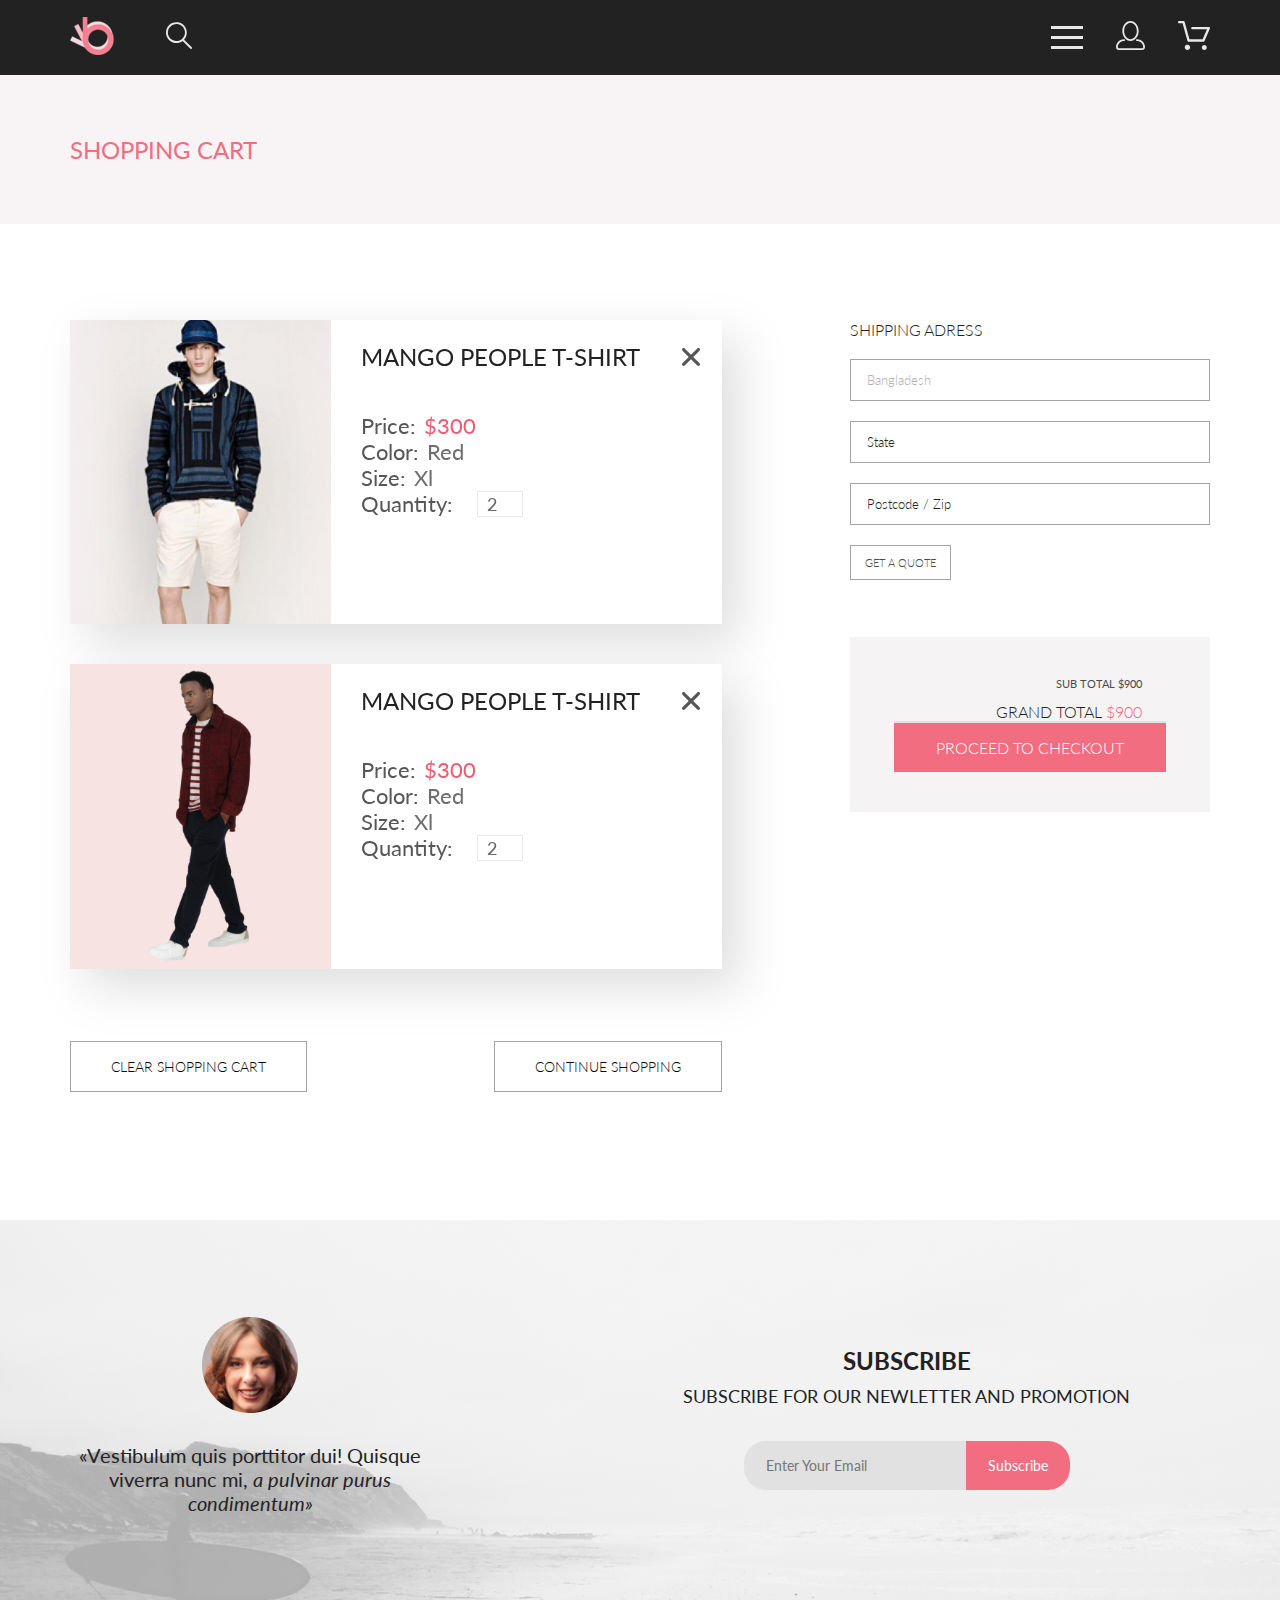
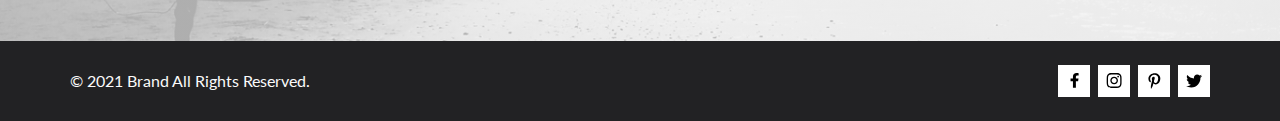
<file: cart.html>
<!DOCTYPE html>
<html lang="en">
<head>
    <meta charset="UTF-8">
    <meta name="viewport" content="width=device-width, initial-scale=1.0">
    <meta http-equiv="X-UA-Compatible" content="ie=edge">
    <link href="https://cdn.jsdelivr.net/npm/bootstrap@5.0.2/dist/css/bootstrap.min.css" rel="stylesheet" integrity="sha384-EVSTQN3/azprG1Anm3QDgpJLIm9Nao0Yz1ztcQTwFspd3yD65VohhpuuCOmLASjC" crossorigin="anonymous">
    <link rel="stylesheet" href="css/normalize.css">
    <link rel="stylesheet" href="css/styles.css">
    <title>Корзина</title>
    <link href="https://fonts.googleapis.com/css2?family=Lato:ital,wght@0,300;0,400;0,700;0,900;1,400&display=swap"
          rel="stylesheet">
    <script src="https://cdn.jsdelivr.net/npm/bootstrap@5.0.2/dist/js/bootstrap.bundle.min.js" integrity="sha384-MrcW6ZMFYlzcLA8Nl+NtUVF0sA7MsXsP1UyJoMp4YLEuNSfAP+JcXn/tWtIaxVXM" crossorigin="anonymous"></script>
</head>
<body>
<header class="page_head">
    <div class="container">
        <div class="page_head_item">
            <a href="index.html" class="logo">
                <img src="images/logo.svg" alt="logo">
            </a>
            <form action="search" class="search">
                <input class="search_input" id="search" type="search" required>
                <label for="search" class="search_label">
                    <svg width="27" height="28" viewBox="0 0 27 28" fill="none" xmlns="http://www.w3.org/2000/svg">
                        <path d="M19.0596 17.6259C20.6713 15.8658 21.6282 13.6048 21.7698 11.2225C21.9113 8.84018 21.2288 6.48173 19.8369 4.54318C18.445 2.60463 16.4285 1.20404 14.126 0.576619C11.8234 -0.0508009 9.3751 0.13316 7.19217 1.09761C5.00923 2.06205 3.22463 3.74825 2.13804 5.87302C1.05145 7.9978 0.729054 10.4318 1.225 12.7661C1.72094 15.1005 3.00501 17.1932 4.86158 18.6927C6.71814 20.1922 9.03413 21.0072 11.4206 21.0009C13.673 21.004 15.8645 20.27 17.6606 18.9109L25.4086 26.7179C25.4941 26.807 25.5965 26.8781 25.7099 26.927C25.8232 26.9759 25.9452 27.0017 26.0686 27.0029C26.1923 27.0033 26.3148 26.9782 26.4283 26.9292C26.5419 26.8801 26.6441 26.8082 26.7286 26.7179C26.9025 26.537 26.9997 26.2958 26.9997 26.0449C26.9997 25.794 26.9025 25.5528 26.7286 25.3719L19.0596 17.6259ZM2.88662 10.5009C2.89946 8.81563 3.41094 7.17187 4.35659 5.77685C5.30224 4.38183 6.63972 3.29801 8.20044 2.662C9.76115 2.02599 11.4752 1.86627 13.1266 2.20298C14.7779 2.53969 16.2926 3.35775 17.4797 4.55404C18.6668 5.75033 19.4732 7.27129 19.7972 8.92519C20.1212 10.5791 19.9483 12.2919 19.3002 13.8476C18.6522 15.4034 17.5581 16.7325 16.1559 17.6674C14.7536 18.6023 13.1059 19.1011 11.4206 19.1009C9.14916 19.0901 6.97482 18.1784 5.37484 16.566C3.77486 14.9537 2.87998 12.7724 2.88662 10.5009Z"/>
                    </svg>
                </label>
            </form>
        </div>
        <div class="page_head_item">
            <nav>
                <input type="checkbox" id="checkbox" class="menu_btn_checkbox">
                <label for="checkbox" class="menu_btn">
                    <span class="menu_btn_item"></span>
                </label>
                <div class="menu_list">
                    <div class="wrap">
                        <label for="checkbox" class="menu_list_close">
                            <svg width="13" height="13" viewBox="0 0 13 13" fill="none"
                                 xmlns="http://www.w3.org/2000/svg">
                                <path d="M7.4158 6.00409L11.7158 1.71409C11.9041 1.52579 12.0099 1.27039 12.0099 1.00409C12.0099 0.73779 11.9041 0.482395 11.7158 0.294092C11.5275 0.105788 11.2721 0 11.0058 0C10.7395 0 10.4841 0.105788 10.2958 0.294092L6.0058 4.59409L1.7158 0.294092C1.52749 0.105788 1.2721 -1.9841e-09 1.0058 0C0.739497 1.9841e-09 0.484102 0.105788 0.295798 0.294092C0.107495 0.482395 0.0017066 0.73779 0.0017066 1.00409C0.0017066 1.27039 0.107495 1.52579 0.295798 1.71409L4.5958 6.00409L0.295798 10.2941C0.20207 10.3871 0.127676 10.4977 0.0769072 10.6195C0.0261385 10.7414 0 10.8721 0 11.0041C0 11.1361 0.0261385 11.2668 0.0769072 11.3887C0.127676 11.5105 0.20207 11.6211 0.295798 11.7141C0.388761 11.8078 0.499362 11.8822 0.621222 11.933C0.743081 11.9838 0.873786 12.0099 1.0058 12.0099C1.13781 12.0099 1.26852 11.9838 1.39038 11.933C1.51223 11.8822 1.62284 11.8078 1.7158 11.7141L6.0058 7.41409L10.2958 11.7141C10.3888 11.8078 10.4994 11.8822 10.6212 11.933C10.7431 11.9838 10.8738 12.0099 11.0058 12.0099C11.1378 12.0099 11.2685 11.9838 11.3904 11.933C11.5122 11.8822 11.6228 11.8078 11.7158 11.7141C11.8095 11.6211 11.8839 11.5105 11.9347 11.3887C11.9855 11.2668 12.0116 11.1361 12.0116 11.0041C12.0116 10.8721 11.9855 10.7414 11.9347 10.6195C11.8839 10.4977 11.8095 10.3871 11.7158 10.2941L7.4158 6.00409Z"/>
                            </svg>
                        </label>

                        <h2 class="menu_list_title">Menu</h2>
                        <a class="menu_list_subtitle" href="catalog.html">Man</a>
                        <div class="menu_list_items">
                            <a class="menu_list_items_text" href="catalog.html">Accessories</a>
                            <a class="menu_list_items_text" href="catalog.html">Bags</a>
                            <a class="menu_list_items_text" href="catalog.html">Denim</a>
                            <a class="menu_list_items_text" href="catalog.html">T-Shirts</a>
                        </div>
                        <a class="menu_list_subtitle" href="catalog.html">Woman</a>
                        <div class="menu_list_items">
                            <a class="menu_list_items_text" href="catalog.html">Accessories</a>
                            <a class="menu_list_items_text" href="catalog.html">Jackets & Coats</a>
                            <a class="menu_list_items_text" href="catalog.html">Polos</a>
                            <a class="menu_list_items_text" href="catalog.html">T-Shirts</a>
                            <a class="menu_list_items_text" href="catalog.html">Shirts</a>
                        </div>
                        <a class="menu_list_subtitle" href="catalog.html">Kids</a>
                        <div class="menu_list_items">
                            <a class="menu_list_items_text" href="catalog.html">Accessories</a>
                            <a class="menu_list_items_text" href="catalog.html">Jackets & Coats</a>
                            <a class="menu_list_items_text" href="catalog.html">Polos</a>
                            <a class="menu_list_items_text" href="catalog.html">T-Shirts</a>
                            <a class="menu_list_items_text" href="catalog.html">Shirts</a>
                            <a class="menu_list_items_text" href="catalog.html">Bags</a>
                        </div>
                    </div>
                </div>
            </nav>
            <a href="registration.html" class="registration_icon">
                <svg class="menu_item" width="29" height="29" viewBox="0 0 29 29" fill="none" xmlns="http://www.w3.org/2000/svg">
                    <path d="M14.5 19.937C19 19.937 22.656 15.464 22.656 9.968C22.656 4.472 19 0 14.5 0C13.3631 0.0217413 12.2463 0.303398 11.2351 0.823397C10.2239 1.34339 9.34507 2.08794 8.66602 3C7.12663 4.99573 6.30819 7.45381 6.34399 9.974C6.34399 15.465 10 19.937 14.5 19.937ZM14.5 1.813C18 1.813 20.844 5.472 20.844 9.969C20.844 14.466 17.998 18.125 14.5 18.125C11.002 18.125 8.15603 14.465 8.15503 9.969C8.15403 5.473 11 1.813 14.5 1.813ZM20.844 18.125C20.6036 18.125 20.373 18.2205 20.203 18.3905C20.033 18.5605 19.9375 18.7911 19.9375 19.0315C19.9375 19.2719 20.033 19.5025 20.203 19.6725C20.373 19.8425 20.6036 19.938 20.844 19.938C22.526 19.9399 24.1386 20.6088 25.3279 21.7982C26.5172 22.9875 27.1861 24.6 27.188 26.282C27.1875 26.5221 27.0918 26.7523 26.922 26.9221C26.7522 27.0918 26.5221 27.1875 26.282 27.188H2.71997C2.47985 27.1875 2.24975 27.0918 2.07996 26.9221C1.91016 26.7523 1.81449 26.5221 1.81396 26.282C1.81608 24.6001 2.48517 22.9877 3.67444 21.7985C4.86371 20.6092 6.47608 19.9401 8.15796 19.938C8.39824 19.938 8.62868 19.8425 8.79858 19.6726C8.96849 19.5027 9.06396 19.2723 9.06396 19.032C9.06396 18.7917 8.96849 18.5613 8.79858 18.3914C8.62868 18.2215 8.39824 18.126 8.15796 18.126C5.99541 18.1279 3.92201 18.9875 2.39258 20.5164C0.863144 22.0453 0.00264777 24.1185 0 26.281C0.000794067 27.0019 0.287502 27.693 0.797241 28.2027C1.30698 28.7125 1.99811 28.9992 2.71899 29H26.282C27.0027 28.9989 27.6936 28.7121 28.2031 28.2024C28.7126 27.6927 28.9992 27.0017 29 26.281C28.9974 24.1187 28.1372 22.0457 26.6083 20.5168C25.0793 18.9878 23.0063 18.1276 20.844 18.125Z"/>
                </svg>
            </a>
            <a href="cart.html" class="cart_icon">
                <svg class="menu_item" width="32" height="29" viewBox="0 0 32 29" fill="none" xmlns="http://www.w3.org/2000/svg">
                    <path d="M26.2009 29C25.5532 28.9738 24.9415 28.6948 24.4972 28.2227C24.0529 27.7506 23.8114 27.1232 23.8245 26.475C23.8376 25.8269 24.1043 25.2097 24.5673 24.7559C25.0303 24.3022 25.6527 24.048 26.301 24.048C26.9493 24.048 27.5717 24.3022 28.0347 24.7559C28.4977 25.2097 28.7644 25.8269 28.7775 26.475C28.7906 27.1232 28.549 27.7506 28.1047 28.2227C27.6604 28.6948 27.0488 28.9738 26.401 29H26.2009ZM6.75293 26.32C6.75293 25.79 6.91011 25.2718 7.20459 24.8311C7.49907 24.3904 7.91764 24.0469 8.40735 23.844C8.89705 23.6412 9.43594 23.5881 9.95581 23.6915C10.4757 23.7949 10.9532 24.0502 11.328 24.425C11.7028 24.7998 11.9581 25.2773 12.0615 25.7972C12.1649 26.317 12.1118 26.8559 11.9089 27.3456C11.7061 27.8353 11.3626 28.2539 10.9219 28.5483C10.4812 28.8428 9.96304 29 9.43298 29C9.08087 29.0003 8.73212 28.9311 8.40674 28.7966C8.08136 28.662 7.78569 28.4646 7.53662 28.2158C7.28755 27.9669 7.09001 27.6713 6.9552 27.3461C6.82039 27.0208 6.75098 26.6721 6.75098 26.32H6.75293ZM10.553 20.686C10.2935 20.6868 10.0409 20.6024 9.83411 20.4457C9.62727 20.2891 9.47758 20.0689 9.40796 19.819L4.57495 2.36401H1.18201C0.868521 2.36401 0.567859 2.23947 0.346191 2.01781C0.124523 1.79614 0 1.49549 0 1.18201C0 0.868519 0.124523 0.567873 0.346191 0.346205C0.567859 0.124537 0.868521 5.81268e-06 1.18201 5.81268e-06H5.46301C5.7225 -0.00080736 5.97504 0.0837201 6.18176 0.240568C6.38848 0.397416 6.53784 0.617884 6.60693 0.868006L11.4399 18.323H24.6179L29.001 8.27501H14.401C14.2428 8.27961 14.0854 8.25242 13.9379 8.19507C13.7904 8.13771 13.6559 8.05134 13.5424 7.94108C13.4288 7.83082 13.3386 7.69891 13.277 7.55315C13.2154 7.40739 13.1836 7.25075 13.1836 7.0925C13.1836 6.93426 13.2154 6.77762 13.277 6.63186C13.3386 6.4861 13.4288 6.35419 13.5424 6.24393C13.6559 6.13367 13.7904 6.0473 13.9379 5.98994C14.0854 5.93259 14.2428 5.90541 14.401 5.91001H30.814C31.0097 5.90996 31.2022 5.95866 31.3744 6.05172C31.5465 6.14478 31.6928 6.27926 31.7999 6.44301C31.9078 6.60729 31.9734 6.79569 31.9908 6.99145C32.0083 7.18721 31.9771 7.38424 31.9 7.565L26.495 19.977C26.4026 20.1876 26.251 20.3668 26.0585 20.4927C25.866 20.6186 25.641 20.6858 25.411 20.686H10.553Z"/>
                </svg>
            </a>
        </div>
    </div>
</header>

<main>
    <section class="page_top">
        <div class="container">
            <h3 class="page_top_caption">shopping cart</h3>
        </div>
    </section>
    <section class="cart container">
        <div class="cart_info">
            <div class="cart_products">
                <div class="cart_products_card">
                    <img src="images/products/product3.png" alt="Product image">
                    <div class="cart_products_card_info">
                        <button class="cart_products_card_info_delete">
                            <svg width="18" height="18" viewBox="0 0 18 18" fill="none" xmlns="http://www.w3.org/2000/svg" class="close">
                                <path d="M11.2453 9L17.5302 2.71516C17.8285 2.41741 17.9962 2.01336 17.9966 1.59191C17.997 1.17045 17.8299 0.76611 17.5322 0.467833C17.2344 0.169555 16.8304 0.00177586 16.4089 0.00140366C15.9875 0.00103146 15.5831 0.168097 15.2848 0.465848L9 6.75069L2.71516 0.465848C2.41688 0.167571 2.01233 0 1.5905 0C1.16868 0 0.764125 0.167571 0.465848 0.465848C0.167571 0.764125 0 1.16868 0 1.5905C0 2.01233 0.167571 2.41688 0.465848 2.71516L6.75069 9L0.465848 15.2848C0.167571 15.5831 0 15.9877 0 16.4095C0 16.8313 0.167571 17.2359 0.465848 17.5342C0.764125 17.8324 1.16868 18 1.5905 18C2.01233 18 2.41688 17.8324 2.71516 17.5342L9 11.2493L15.2848 17.5342C15.5831 17.8324 15.9877 18 16.4095 18C16.8313 18 17.2359 17.8324 17.5342 17.5342C17.8324 17.2359 18 16.8313 18 16.4095C18 15.9877 17.8324 15.5831 17.5342 15.2848L11.2453 9Z" fill="#575757"/>
                            </svg>
                        </button>
                        <h2 class="cart_products_card_title">mango  people  t-shirt</h2>
                        <div class="cart_products_card_parameter">
                            Price: <span class="price">$300</span>
                        </div>
                        <div class="cart_products_card_parameter">
                            Color: <span class="value">Red</span>
                        </div>
                        <div class="cart_products_card_parameter">
                            Size: <span class="value">Xl</span>
                        </div>
                        <div class="cart_products_card_parameter">
                            Quantity: <input class="input" value="2" type="number">
                        </div>
                    </div>
                </div>
                <div class="cart_products_card">
                    <img src="images/products/product7.png" alt="Product image">
                    <div class="cart_products_card_info">
                        <button class="cart_products_card_info_delete">
                            <svg width="18" height="18" viewBox="0 0 18 18" fill="none" xmlns="http://www.w3.org/2000/svg" class="close">
                                <path d="M11.2453 9L17.5302 2.71516C17.8285 2.41741 17.9962 2.01336 17.9966 1.59191C17.997 1.17045 17.8299 0.76611 17.5322 0.467833C17.2344 0.169555 16.8304 0.00177586 16.4089 0.00140366C15.9875 0.00103146 15.5831 0.168097 15.2848 0.465848L9 6.75069L2.71516 0.465848C2.41688 0.167571 2.01233 0 1.5905 0C1.16868 0 0.764125 0.167571 0.465848 0.465848C0.167571 0.764125 0 1.16868 0 1.5905C0 2.01233 0.167571 2.41688 0.465848 2.71516L6.75069 9L0.465848 15.2848C0.167571 15.5831 0 15.9877 0 16.4095C0 16.8313 0.167571 17.2359 0.465848 17.5342C0.764125 17.8324 1.16868 18 1.5905 18C2.01233 18 2.41688 17.8324 2.71516 17.5342L9 11.2493L15.2848 17.5342C15.5831 17.8324 15.9877 18 16.4095 18C16.8313 18 17.2359 17.8324 17.5342 17.5342C17.8324 17.2359 18 16.8313 18 16.4095C18 15.9877 17.8324 15.5831 17.5342 15.2848L11.2453 9Z" fill="#575757"/>
                            </svg>
                        </button>
                        <h2 class="cart_products_card_title">mango  people  t-shirt</h2>
                        <div class="cart_products_card_parameter">
                            Price: <span class="price">$300</span>
                        </div>
                        <div class="cart_products_card_parameter">
                            Color: <span class="value">Red</span>
                        </div>
                        <div class="cart_products_card_parameter">
                            Size: <span class="value">Xl</span>
                        </div>
                        <div class="cart_products_card_parameter">
                            Quantity: <input class="input" value="2" type="number">
                        </div>
                    </div>
                </div>
            </div>
            <div class="cart_info_btns">
                <button class="cart_info_btn">Clear shopping cart</button>
                <button class="cart_info_btn">Continue shopping</button>
            </div>
        </div>
        <div class="cart_order">
            <form class="form">
                <h6 class="form_title uppercase">shipping adress</h6>
                <input placeholder="country" value="Bangladesh">
                <input placeholder="state">
                <input placeholder="Postcode / Zip">
                <button class="form_button_light" type="submit">get a quote</button>
            </form>
            <div class="cart_order_total">
                <div class="cart_order_total_sub">
                    sub total <span class="price">$900</span>
                </div>
                <div class="cart_order_total_grand">
                    grand total <span class="price">$900</span>
                </div>
                <hr>
                <button class="cart_order_total_btn">proceed to checkout</button>
            </div>
        </div>
    </section>
</main>

<footer>
    <div class="footer_subscription">
        <div class="container">
            <div class="footer_subscription_item subscribe_info">
                <img src="images/avatar.png" alt="avatar">
                <p class="subscribe_info_txt">&laquo;Vestibulum quis porttitor dui! Quisque viverra nunc&nbsp;mi,
                    <span>a&nbsp;pulvinar purus condimentum&raquo;</span>
                </p>
            </div>
            <div class="footer_subscription_item subscribing">
                <span class="subscribing_title">subscribe</span>
                <span class="subscribing_subtitle">subscribe for our newletter and promotion</span>
                <form action="#" class="subscribing_form">
                    <input class="subscribing_form_email" type="email" placeholder="Enter Your Email" required>
                    <input class="subscribing_form_btn" type="submit" value="Subscribe">
                </form>
            </div>
        </div>
    </div>
    <div class="footer_bottom">
        <div class="container">
            <div class="copyright">© 2021 Brand All Rights Reserved.</div>
            <div class="socials">
                <a class="socials_item" href="https://www.facebook.com/">
                    <svg width="9" height="15" viewBox="0 0 9 15" fill="none" xmlns="http://www.w3.org/2000/svg">
                        <path d="M8.08836 8.28L8.50686 5.61602H5.89022V3.88729C5.89022 3.15847 6.25574 2.44806 7.42765 2.44806H8.61722V0.179975C8.61722 0.179975 7.53772 0 6.50561 0C4.35073 0 2.9422 1.27593 2.9422 3.5857V5.61602H0.546875V8.28H2.9422V14.72H5.89022V8.28H8.08836Z"/>
                    </svg>
                </a>
                <a class="socials_item" href="https://www.instagram.com/">
                    <svg width="16" height="15" viewBox="0 0 16 15" fill="none" xmlns="http://www.w3.org/2000/svg">
                        <path d="M8.13897 3.68159C6.02383 3.68159 4.31774 5.38491 4.31774 7.49663C4.31774 9.60835 6.02383 11.3117 8.13897 11.3117C10.2541 11.3117 11.9602 9.60835 11.9602 7.49663C11.9602 5.38491 10.2541 3.68159 8.13897 3.68159ZM8.13897 9.9769C6.77211 9.9769 5.65467 8.8646 5.65467 7.49663C5.65467 6.12866 6.76878 5.01636 8.13897 5.01636C9.50915 5.01636 10.6233 6.12866 10.6233 7.49663C10.6233 8.8646 9.50583 9.9769 8.13897 9.9769ZM13.0078 3.52554C13.0078 4.02026 12.6087 4.41538 12.1165 4.41538C11.621 4.41538 11.2252 4.01694 11.2252 3.52554C11.2252 3.03413 11.6243 2.63569 12.1165 2.63569C12.6087 2.63569 13.0078 3.03413 13.0078 3.52554ZM15.5386 4.42866C15.4821 3.23667 15.2094 2.18081 14.3347 1.31089C13.4634 0.440967 12.4058 0.168701 11.2119 0.108936C9.9814 0.039209 6.29321 0.039209 5.0627 0.108936C3.8721 0.165381 2.81453 0.437646 1.93987 1.30757C1.06522 2.17749 0.795836 3.23335 0.735973 4.42534C0.666134 5.65386 0.666134 9.33608 0.735973 10.5646C0.79251 11.7566 1.06522 12.8124 1.93987 13.6824C2.81453 14.5523 3.86878 14.8246 5.0627 14.8843C6.29321 14.9541 9.9814 14.9541 11.2119 14.8843C12.4058 14.8279 13.4634 14.5556 14.3347 13.6824C15.2061 12.8124 15.4788 11.7566 15.5386 10.5646C15.6085 9.33608 15.6085 5.65718 15.5386 4.42866ZM13.949 11.8828C13.6895 12.5335 13.1874 13.0349 12.5322 13.2972C11.5511 13.6857 9.22314 13.596 8.13897 13.596C7.05479 13.596 4.72348 13.6824 3.74573 13.2972C3.09389 13.0382 2.59171 12.5369 2.32898 11.8828C1.93987 10.9033 2.02967 8.57905 2.02967 7.49663C2.02967 6.41421 1.9432 4.08667 2.32898 3.1105C2.58838 2.45972 3.09056 1.95835 3.74573 1.69604C4.7268 1.30757 7.05479 1.39722 8.13897 1.39722C9.22314 1.39722 11.5545 1.31089 12.5322 1.69604C13.184 1.95503 13.6862 2.4564 13.949 3.1105C14.3381 4.08999 14.2483 6.41421 14.2483 7.49663C14.2483 8.57905 14.3381 10.9066 13.949 11.8828Z"/>
                    </svg>
                </a>
                <a class="socials_item" href="https://www.pinterest.ru/">
                    <svg width="13" height="16" viewBox="0 0 13 16" fill="none" xmlns="http://www.w3.org/2000/svg">
                        <path d="M6.74032 0.203125C3.55564 0.203125 0.408203 2.34063 0.408203 5.8C0.408203 8 1.63738 9.25 2.38233 9.25C2.68963 9.25 2.86655 8.3875 2.86655 8.14375C2.86655 7.85313 2.13091 7.23438 2.13091 6.025C2.13091 3.5125 4.03055 1.73125 6.4889 1.73125C8.60271 1.73125 10.1671 2.94062 10.1671 5.1625C10.1671 6.82187 9.50597 9.93437 7.36422 9.93437C6.59133 9.93437 5.93018 9.37187 5.93018 8.56563C5.93018 7.38438 6.74963 6.24062 6.74963 5.02187C6.74963 2.95312 3.835 3.32812 3.835 5.82812C3.835 6.35313 3.90018 6.93437 4.13298 7.4125C3.70463 9.26875 2.82931 12.0344 2.82931 13.9469C2.82931 14.5375 2.91311 15.1188 2.96899 15.7094C3.07452 15.8281 3.02175 15.8156 3.18316 15.7563C4.74757 13.6 4.69169 13.1781 5.3994 10.3562C5.78119 11.0875 6.76826 11.4812 7.55046 11.4812C10.8469 11.4812 12.3275 8.24688 12.3275 5.33125C12.3275 2.22813 9.66427 0.203125 6.74032 0.203125Z"/>
                    </svg>
                </a>
                <a class="socials_item" href="https://twitter.com/">
                    <svg width="17" height="14" viewBox="0 0 17 14" fill="none" xmlns="http://www.w3.org/2000/svg">
                        <path d="M14.417 3.74052C14.427 3.88264 14.427 4.0248 14.427 4.16692C14.427 8.50192 11.1498 13.4969 5.15986 13.4969C3.31448 13.4969 1.60022 12.9588 0.158203 12.0248C0.420396 12.0552 0.67247 12.0654 0.944752 12.0654C2.46741 12.0654 3.8691 11.5476 4.98843 10.6644C3.5565 10.6339 2.3565 9.68977 1.94305 8.39027C2.14475 8.4207 2.34642 8.44102 2.5582 8.44102C2.85063 8.44102 3.14308 8.40039 3.41533 8.32936C1.92291 8.02477 0.803551 6.70498 0.803551 5.11108V5.07048C1.23715 5.31414 1.74139 5.46642 2.2758 5.4867C1.39849 4.89786 0.823727 3.8928 0.823727 2.75573C0.823727 2.14661 0.985041 1.58823 1.26741 1.10092C2.87077 3.09077 5.28086 4.39023 7.98334 4.53239C7.93293 4.28873 7.90266 4.03495 7.90266 3.78114C7.90266 1.97402 9.35477 0.501953 11.1598 0.501953C12.0976 0.501953 12.9446 0.897891 13.5396 1.53748C14.2757 1.39536 14.9816 1.12123 15.6068 0.745609C15.3648 1.50705 14.8505 2.14664 14.1749 2.5527C14.8304 2.48167 15.4657 2.29889 16.0505 2.04511C15.6069 2.69483 15.0522 3.27348 14.417 3.74052Z"/>
                    </svg>
                </a>
            </div>
        </div>
    </div>
</footer>
</body>
</file>
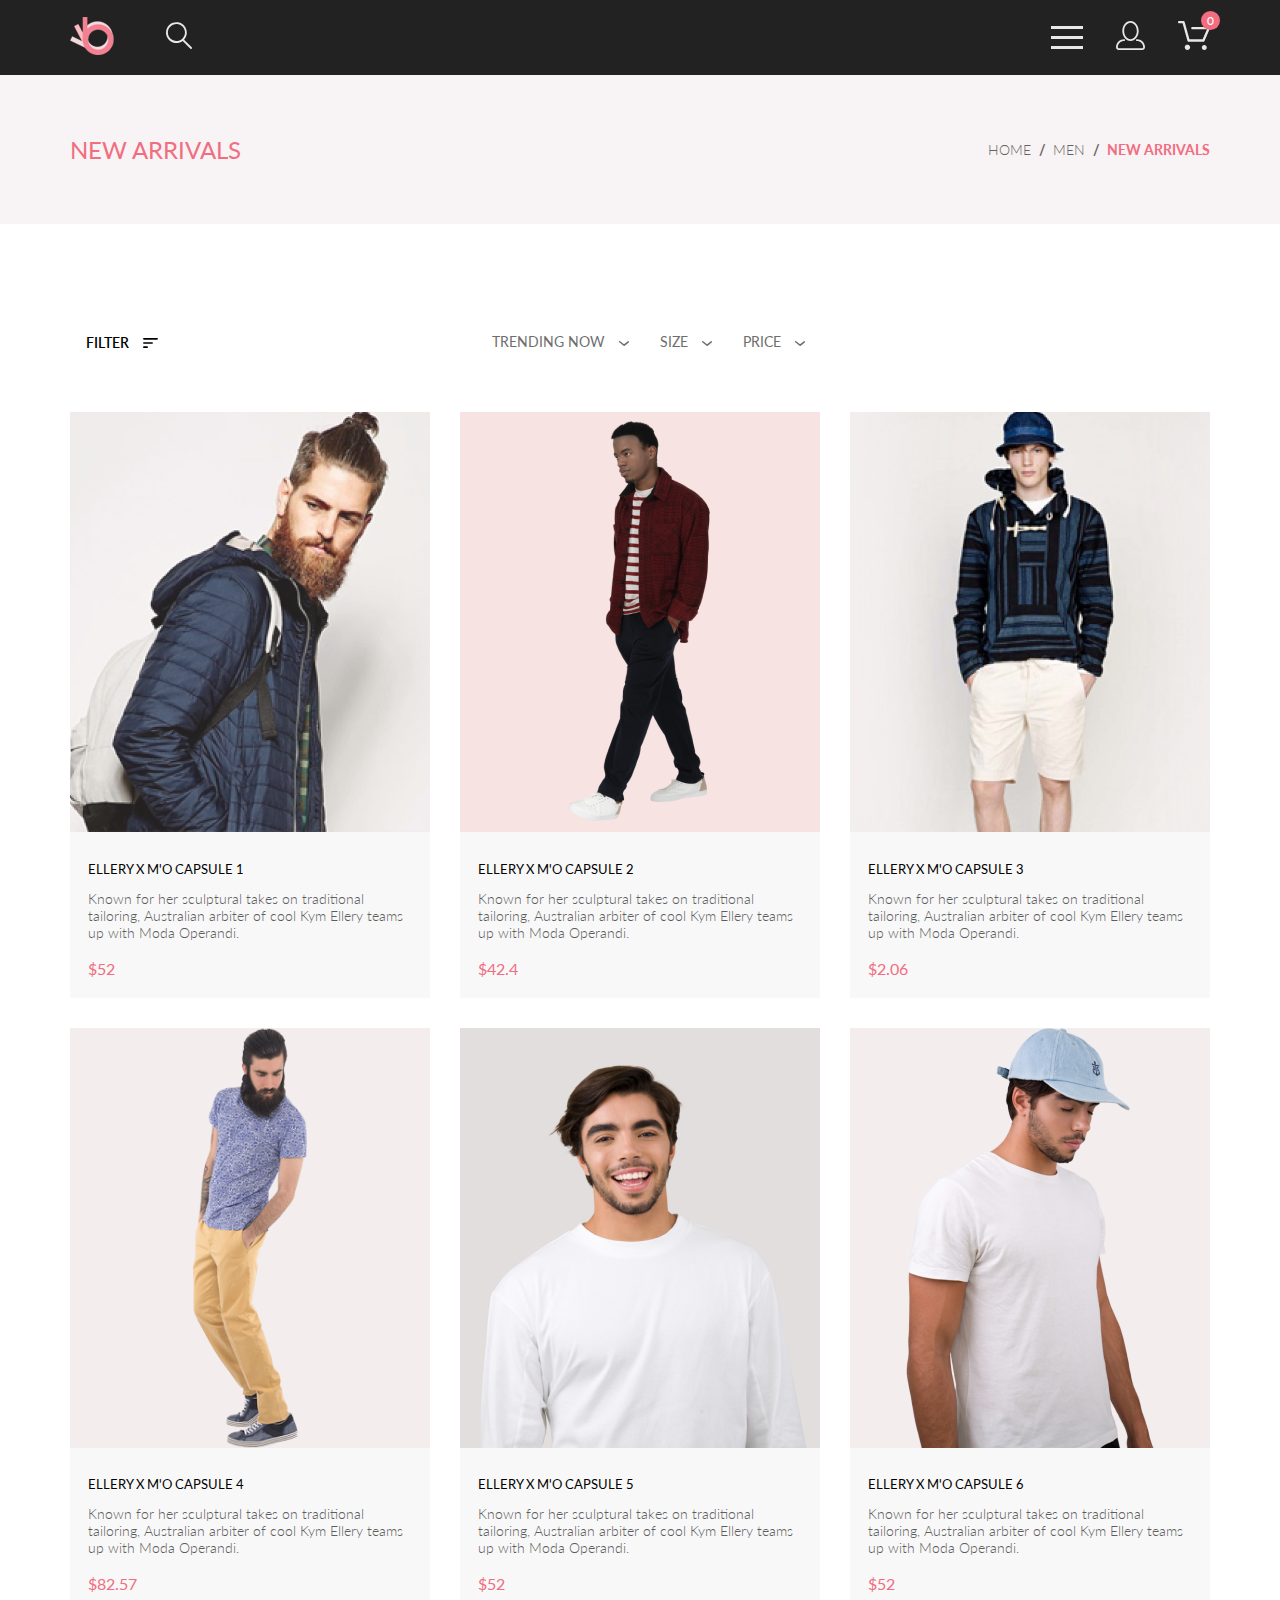
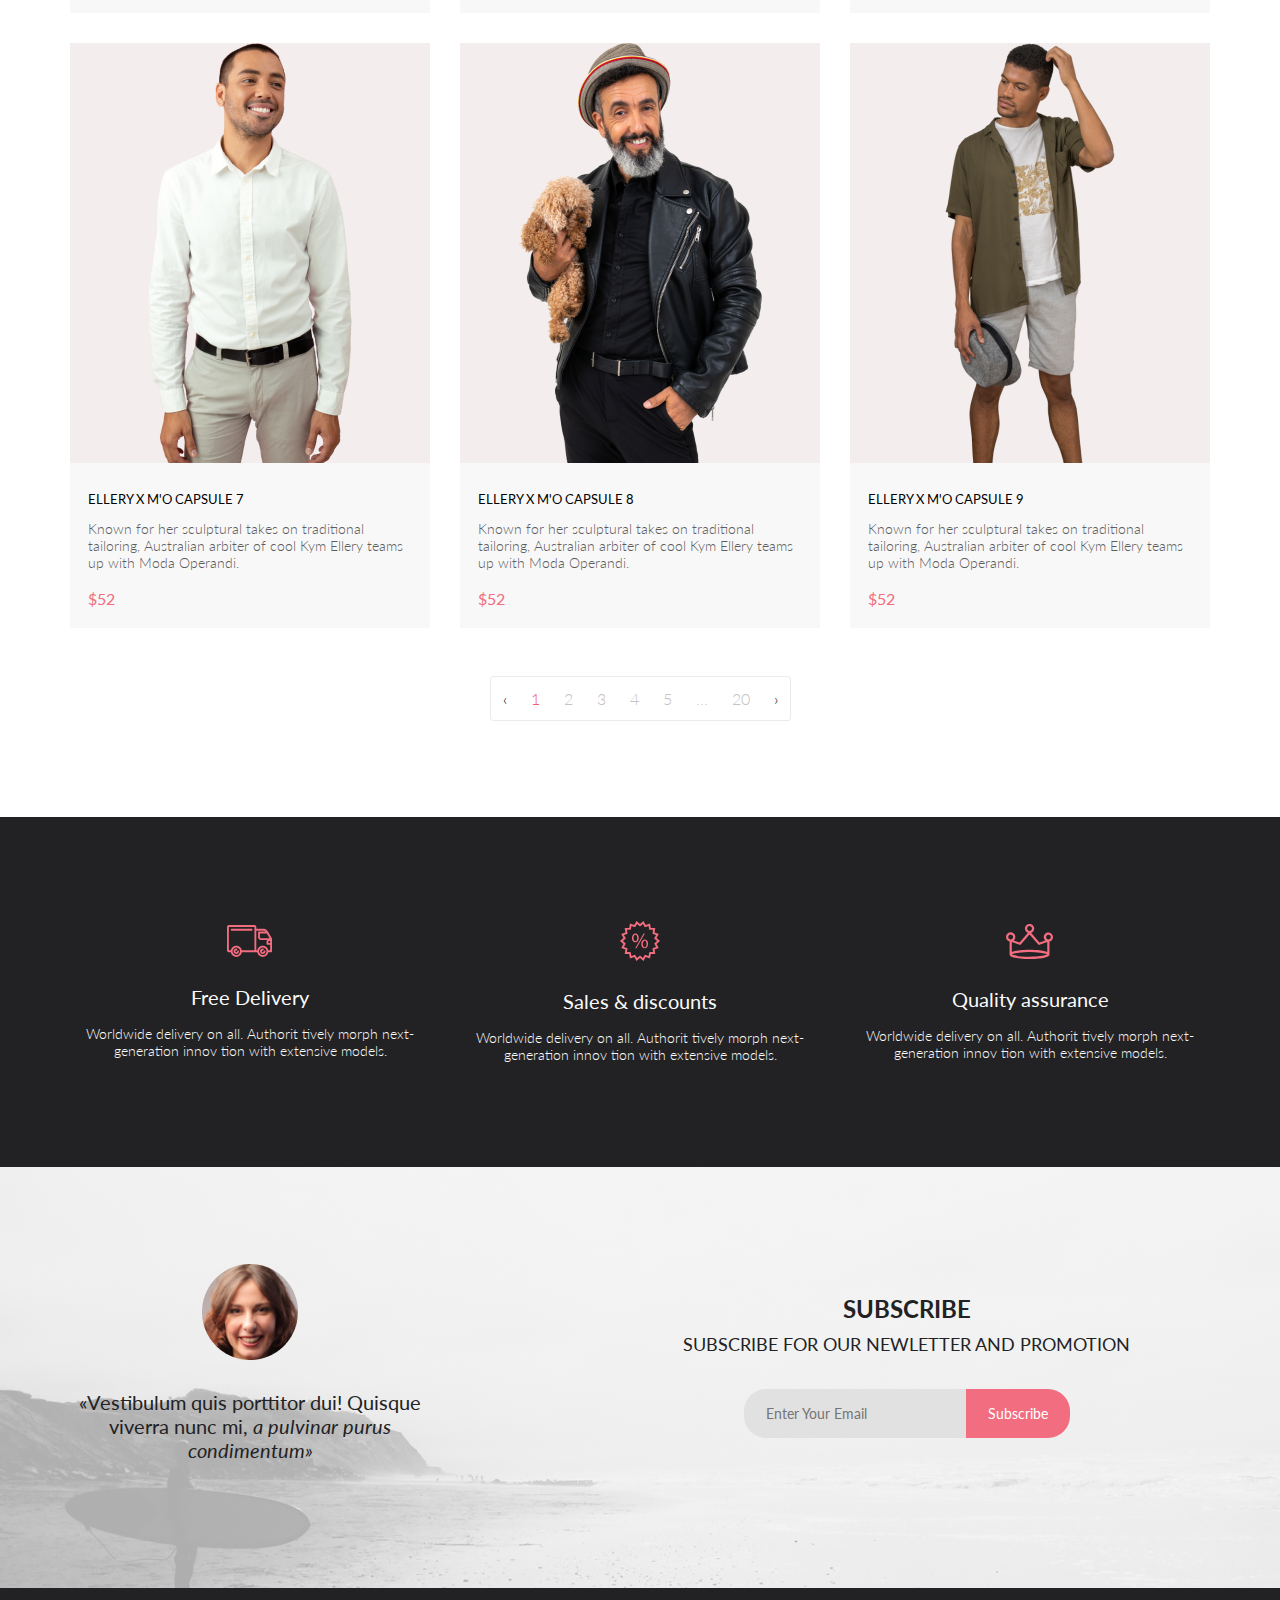
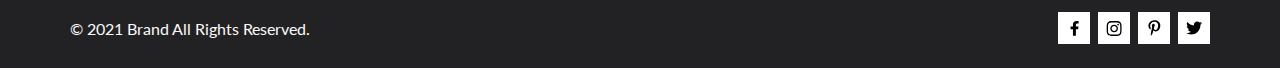
<file: catalog.html>
<!DOCTYPE html>
<html lang="en">
<head>
    <meta charset="UTF-8">
    <meta name="viewport" content="width=device-width, initial-scale=1.0">
    <meta http-equiv="X-UA-Compatible" content="ie=edge">
    <link rel="stylesheet" href="css/normalize.css">
    <link rel="stylesheet" href="css/styles.css">
    <title>Каталог</title>
    <link href="https://fonts.googleapis.com/css2?family=Lato:ital,wght@0,300;0,400;0,700;0,900;1,400&display=swap"
          rel="stylesheet">
</head>
<body>
<header class="page_head">
    <div class="container">
        <div class="page_head_item">
            <a href="index.html" class="logo">
                <img src="images/logo.svg" alt="logo">
            </a>
            <form action="search" class="search">
                <input class="search_input" id="search" type="search" required>
                <label for="search" class="search_label">
                    <svg width="27" height="28" viewBox="0 0 27 28" fill="none" xmlns="http://www.w3.org/2000/svg">
                        <path d="M19.0596 17.6259C20.6713 15.8658 21.6282 13.6048 21.7698 11.2225C21.9113 8.84018 21.2288 6.48173 19.8369 4.54318C18.445 2.60463 16.4285 1.20404 14.126 0.576619C11.8234 -0.0508009 9.3751 0.13316 7.19217 1.09761C5.00923 2.06205 3.22463 3.74825 2.13804 5.87302C1.05145 7.9978 0.729054 10.4318 1.225 12.7661C1.72094 15.1005 3.00501 17.1932 4.86158 18.6927C6.71814 20.1922 9.03413 21.0072 11.4206 21.0009C13.673 21.004 15.8645 20.27 17.6606 18.9109L25.4086 26.7179C25.4941 26.807 25.5965 26.8781 25.7099 26.927C25.8232 26.9759 25.9452 27.0017 26.0686 27.0029C26.1923 27.0033 26.3148 26.9782 26.4283 26.9292C26.5419 26.8801 26.6441 26.8082 26.7286 26.7179C26.9025 26.537 26.9997 26.2958 26.9997 26.0449C26.9997 25.794 26.9025 25.5528 26.7286 25.3719L19.0596 17.6259ZM2.88662 10.5009C2.89946 8.81563 3.41094 7.17187 4.35659 5.77685C5.30224 4.38183 6.63972 3.29801 8.20044 2.662C9.76115 2.02599 11.4752 1.86627 13.1266 2.20298C14.7779 2.53969 16.2926 3.35775 17.4797 4.55404C18.6668 5.75033 19.4732 7.27129 19.7972 8.92519C20.1212 10.5791 19.9483 12.2919 19.3002 13.8476C18.6522 15.4034 17.5581 16.7325 16.1559 17.6674C14.7536 18.6023 13.1059 19.1011 11.4206 19.1009C9.14916 19.0901 6.97482 18.1784 5.37484 16.566C3.77486 14.9537 2.87998 12.7724 2.88662 10.5009Z"/>
                    </svg>
                </label>
            </form>
        </div>
        <div class="page_head_item">
            <nav>
                <input type="checkbox" id="checkbox" class="menu_btn_checkbox">
                <label for="checkbox" class="menu_btn">
                    <span class="menu_btn_item"></span>
                </label>
                <div class="menu_list">
                    <div class="wrap">
                        <label for="checkbox" class="menu_list_close">
                            <svg width="13" height="13" viewBox="0 0 13 13" fill="none"
                                 xmlns="http://www.w3.org/2000/svg">
                                <path d="M7.4158 6.00409L11.7158 1.71409C11.9041 1.52579 12.0099 1.27039 12.0099 1.00409C12.0099 0.73779 11.9041 0.482395 11.7158 0.294092C11.5275 0.105788 11.2721 0 11.0058 0C10.7395 0 10.4841 0.105788 10.2958 0.294092L6.0058 4.59409L1.7158 0.294092C1.52749 0.105788 1.2721 -1.9841e-09 1.0058 0C0.739497 1.9841e-09 0.484102 0.105788 0.295798 0.294092C0.107495 0.482395 0.0017066 0.73779 0.0017066 1.00409C0.0017066 1.27039 0.107495 1.52579 0.295798 1.71409L4.5958 6.00409L0.295798 10.2941C0.20207 10.3871 0.127676 10.4977 0.0769072 10.6195C0.0261385 10.7414 0 10.8721 0 11.0041C0 11.1361 0.0261385 11.2668 0.0769072 11.3887C0.127676 11.5105 0.20207 11.6211 0.295798 11.7141C0.388761 11.8078 0.499362 11.8822 0.621222 11.933C0.743081 11.9838 0.873786 12.0099 1.0058 12.0099C1.13781 12.0099 1.26852 11.9838 1.39038 11.933C1.51223 11.8822 1.62284 11.8078 1.7158 11.7141L6.0058 7.41409L10.2958 11.7141C10.3888 11.8078 10.4994 11.8822 10.6212 11.933C10.7431 11.9838 10.8738 12.0099 11.0058 12.0099C11.1378 12.0099 11.2685 11.9838 11.3904 11.933C11.5122 11.8822 11.6228 11.8078 11.7158 11.7141C11.8095 11.6211 11.8839 11.5105 11.9347 11.3887C11.9855 11.2668 12.0116 11.1361 12.0116 11.0041C12.0116 10.8721 11.9855 10.7414 11.9347 10.6195C11.8839 10.4977 11.8095 10.3871 11.7158 10.2941L7.4158 6.00409Z"/>
                            </svg>
                        </label>

                        <h2 class="menu_list_title">Menu</h2>
                        <a class="menu_list_subtitle" href="catalog.html">Man</a>
                        <div class="menu_list_items">
                            <a class="menu_list_items_text" href="catalog.html">Accessories</a>
                            <a class="menu_list_items_text" href="catalog.html">Bags</a>
                            <a class="menu_list_items_text" href="catalog.html">Denim</a>
                            <a class="menu_list_items_text" href="catalog.html">T-Shirts</a>
                        </div>
                        <a class="menu_list_subtitle" href="catalog.html">Woman</a>
                        <div class="menu_list_items">
                            <a class="menu_list_items_text" href="catalog.html">Accessories</a>
                            <a class="menu_list_items_text" href="catalog.html">Jackets & Coats</a>
                            <a class="menu_list_items_text" href="catalog.html">Polos</a>
                            <a class="menu_list_items_text" href="catalog.html">T-Shirts</a>
                            <a class="menu_list_items_text" href="catalog.html">Shirts</a>
                        </div>
                        <a class="menu_list_subtitle" href="catalog.html">Kids</a>
                        <div class="menu_list_items">
                            <a class="menu_list_items_text" href="catalog.html">Accessories</a>
                            <a class="menu_list_items_text" href="catalog.html">Jackets & Coats</a>
                            <a class="menu_list_items_text" href="catalog.html">Polos</a>
                            <a class="menu_list_items_text" href="catalog.html">T-Shirts</a>
                            <a class="menu_list_items_text" href="catalog.html">Shirts</a>
                            <a class="menu_list_items_text" href="catalog.html">Bags</a>
                        </div>
                    </div>
                </div>
            </nav>
            <a href="registration.html" class="registration_icon">
                <svg class="menu_item" width="29" height="29" viewBox="0 0 29 29" fill="none" xmlns="http://www.w3.org/2000/svg">
                    <path d="M14.5 19.937C19 19.937 22.656 15.464 22.656 9.968C22.656 4.472 19 0 14.5 0C13.3631 0.0217413 12.2463 0.303398 11.2351 0.823397C10.2239 1.34339 9.34507 2.08794 8.66602 3C7.12663 4.99573 6.30819 7.45381 6.34399 9.974C6.34399 15.465 10 19.937 14.5 19.937ZM14.5 1.813C18 1.813 20.844 5.472 20.844 9.969C20.844 14.466 17.998 18.125 14.5 18.125C11.002 18.125 8.15603 14.465 8.15503 9.969C8.15403 5.473 11 1.813 14.5 1.813ZM20.844 18.125C20.6036 18.125 20.373 18.2205 20.203 18.3905C20.033 18.5605 19.9375 18.7911 19.9375 19.0315C19.9375 19.2719 20.033 19.5025 20.203 19.6725C20.373 19.8425 20.6036 19.938 20.844 19.938C22.526 19.9399 24.1386 20.6088 25.3279 21.7982C26.5172 22.9875 27.1861 24.6 27.188 26.282C27.1875 26.5221 27.0918 26.7523 26.922 26.9221C26.7522 27.0918 26.5221 27.1875 26.282 27.188H2.71997C2.47985 27.1875 2.24975 27.0918 2.07996 26.9221C1.91016 26.7523 1.81449 26.5221 1.81396 26.282C1.81608 24.6001 2.48517 22.9877 3.67444 21.7985C4.86371 20.6092 6.47608 19.9401 8.15796 19.938C8.39824 19.938 8.62868 19.8425 8.79858 19.6726C8.96849 19.5027 9.06396 19.2723 9.06396 19.032C9.06396 18.7917 8.96849 18.5613 8.79858 18.3914C8.62868 18.2215 8.39824 18.126 8.15796 18.126C5.99541 18.1279 3.92201 18.9875 2.39258 20.5164C0.863144 22.0453 0.00264777 24.1185 0 26.281C0.000794067 27.0019 0.287502 27.693 0.797241 28.2027C1.30698 28.7125 1.99811 28.9992 2.71899 29H26.282C27.0027 28.9989 27.6936 28.7121 28.2031 28.2024C28.7126 27.6927 28.9992 27.0017 29 26.281C28.9974 24.1187 28.1372 22.0457 26.6083 20.5168C25.0793 18.9878 23.0063 18.1276 20.844 18.125Z"/>
                </svg>
            </a>
            <a class="cart_icon">
                <span class="counter">0</span>
                <svg class="menu_item" width="32" height="29" viewBox="0 0 32 29" fill="none" xmlns="http://www.w3.org/2000/svg">
                    <path d="M26.2009 29C25.5532 28.9738 24.9415 28.6948 24.4972 28.2227C24.0529 27.7506 23.8114 27.1232 23.8245 26.475C23.8376 25.8269 24.1043 25.2097 24.5673 24.7559C25.0303 24.3022 25.6527 24.048 26.301 24.048C26.9493 24.048 27.5717 24.3022 28.0347 24.7559C28.4977 25.2097 28.7644 25.8269 28.7775 26.475C28.7906 27.1232 28.549 27.7506 28.1047 28.2227C27.6604 28.6948 27.0488 28.9738 26.401 29H26.2009ZM6.75293 26.32C6.75293 25.79 6.91011 25.2718 7.20459 24.8311C7.49907 24.3904 7.91764 24.0469 8.40735 23.844C8.89705 23.6412 9.43594 23.5881 9.95581 23.6915C10.4757 23.7949 10.9532 24.0502 11.328 24.425C11.7028 24.7998 11.9581 25.2773 12.0615 25.7972C12.1649 26.317 12.1118 26.8559 11.9089 27.3456C11.7061 27.8353 11.3626 28.2539 10.9219 28.5483C10.4812 28.8428 9.96304 29 9.43298 29C9.08087 29.0003 8.73212 28.9311 8.40674 28.7966C8.08136 28.662 7.78569 28.4646 7.53662 28.2158C7.28755 27.9669 7.09001 27.6713 6.9552 27.3461C6.82039 27.0208 6.75098 26.6721 6.75098 26.32H6.75293ZM10.553 20.686C10.2935 20.6868 10.0409 20.6024 9.83411 20.4457C9.62727 20.2891 9.47758 20.0689 9.40796 19.819L4.57495 2.36401H1.18201C0.868521 2.36401 0.567859 2.23947 0.346191 2.01781C0.124523 1.79614 0 1.49549 0 1.18201C0 0.868519 0.124523 0.567873 0.346191 0.346205C0.567859 0.124537 0.868521 5.81268e-06 1.18201 5.81268e-06H5.46301C5.7225 -0.00080736 5.97504 0.0837201 6.18176 0.240568C6.38848 0.397416 6.53784 0.617884 6.60693 0.868006L11.4399 18.323H24.6179L29.001 8.27501H14.401C14.2428 8.27961 14.0854 8.25242 13.9379 8.19507C13.7904 8.13771 13.6559 8.05134 13.5424 7.94108C13.4288 7.83082 13.3386 7.69891 13.277 7.55315C13.2154 7.40739 13.1836 7.25075 13.1836 7.0925C13.1836 6.93426 13.2154 6.77762 13.277 6.63186C13.3386 6.4861 13.4288 6.35419 13.5424 6.24393C13.6559 6.13367 13.7904 6.0473 13.9379 5.98994C14.0854 5.93259 14.2428 5.90541 14.401 5.91001H30.814C31.0097 5.90996 31.2022 5.95866 31.3744 6.05172C31.5465 6.14478 31.6928 6.27926 31.7999 6.44301C31.9078 6.60729 31.9734 6.79569 31.9908 6.99145C32.0083 7.18721 31.9771 7.38424 31.9 7.565L26.495 19.977C26.4026 20.1876 26.251 20.3668 26.0585 20.4927C25.866 20.6186 25.641 20.6858 25.411 20.686H10.553Z"/>
                </svg>
                <div class="cart_modal hidden">
                    <div class="cart_modal_row cart_modal_header">
                        <div>Название товара</div>
                        <div>Количество</div>
                        <div>Цена за шт.</div>
                        <div>Итого</div>
                    </div>

                    <div class="cart_modal_total">
                        Товаров в корзине на сумму:
                        $<span class="cart_modal_total_value">0</span>
                    </div>
                </div>
            </a>
        </div>
    </div>
</header>

<main>
    <section class="page_top">
        <div class="container">
            <h3 class="page_top_caption">New arrivals</h3>
            <ul class="breadcrumbs">
                <li><a href="index.html">Home</a></li>
                <li><a href="catalog.html">Men</a></li>
                <li>New arrivals</li>
            </ul>
        </div>
    </section>
    <section class="products container">
        <div class="filters">
            <input type="checkbox" id="filter_checkbox" class="filter_btn_checkbox">
            <div class="filter">
                <label for="filter_checkbox" class="filter_btn">
                    <span>filter</span>
                    <svg width="15" height="10" viewBox="0 0 15 10" fill="none" xmlns="http://www.w3.org/2000/svg">
                        <path d="M0.833333 10H4.16667C4.625 10 5 9.625 5 9.16667C5 8.70833 4.625 8.33333 4.16667 8.33333H0.833333C0.375 8.33333 0 8.70833 0 9.16667C0 9.625 0.375 10 0.833333 10ZM0 0.833333C0 1.29167 0.375 1.66667 0.833333 1.66667H14.1667C14.625 1.66667 15 1.29167 15 0.833333C15 0.375 14.625 0 14.1667 0H0.833333C0.375 0 0 0.375 0 0.833333ZM0.833333 5.83333H9.16667C9.625 5.83333 10 5.45833 10 5C10 4.54167 9.625 4.16667 9.16667 4.16667H0.833333C0.375 4.16667 0 4.54167 0 5C0 5.45833 0.375 5.83333 0.833333 5.83333Z"/>
                    </svg>
                </label>
                <div class="filter_options">
                    <details class="filter_options_details">
                        <summary class="filter_options_title">category</summary>
                        <div class="filter_options_subtitle">Accessories</div>
                        <div class="filter_options_subtitle">Bags</div>
                        <div class="filter_options_subtitle">Denim</div>
                        <div class="filter_options_subtitle">Hoodies & sweatshirts</div>
                        <div class="filter_options_subtitle">Jackets & coats</div>
                        <div class="filter_options_subtitle">Polos</div>
                        <div class="filter_options_subtitle">Shirts</div>
                        <div class="filter_options_subtitle">Shoes</div>
                        <div class="filter_options_subtitle">Sweaters & Knits</div>
                        <div class="filter_options_subtitle">T-Shirts</div>
                        <div class="filter_options_subtitle">Tanks</div>
                    </details>
                    <details class="filter_options_details">
                        <summary class="filter_options_title">brand</summary>
                        <div class="filter_options_subtitle">h&m</div>
                        <div class="filter_options_subtitle">mango</div>
                    </details>
                    <details class="filter_options_details">
                        <summary class="filter_options_title">designer</summary>
                        <div class="filter_options_subtitle">mickael kors</div>
                        <div class="filter_options_subtitle">lagerfeld</div>
                    </details>
                </div>
            </div>
            <div class="filters_dropdown">
                <div class="filters_dropdown_item">
                    <input type="checkbox" id="trend_checkbox" class="filters_dropdown_item_btn_checkbox">
                    <label for="trend_checkbox" class="filters_dropdown_item_btn">
                        trending now
                        <svg width="11" height="6" viewBox="0 0 11 6" fill="none" xmlns="http://www.w3.org/2000/svg">
                            <path d="M5.00214 5.00214C4.83521 5.00247 4.67343 4.94433 4.54488 4.83782L0.258102 1.2655C0.112196 1.14422 0.0204417 0.969958 0.00302325 0.781035C-0.0143952 0.592112 0.0439493 0.404007 0.165221 0.258101C0.286493 0.112196 0.460759 0.0204417 0.649682 0.00302327C0.838605 -0.0143952 1.02671 0.043949 1.17262 0.165221L5.00214 3.36602L8.83167 0.279536C8.90475 0.220188 8.98884 0.175869 9.0791 0.149125C9.16937 0.122382 9.26403 0.113741 9.35764 0.1237C9.45126 0.133659 9.54198 0.162021 9.6246 0.207156C9.70722 0.252292 9.7801 0.313311 9.83906 0.386705C9.90449 0.460167 9.95405 0.546351 9.98462 0.639855C10.0152 0.733359 10.0261 0.83217 10.0167 0.930097C10.0073 1.02802 9.97784 1.12296 9.93005 1.20895C9.88227 1.29494 9.81723 1.37013 9.73904 1.42982L5.45225 4.88068C5.32002 4.97036 5.16154 5.01312 5.00214 5.00214Z"/>
                        </svg>
                    </label>
                    <div class="filters_dropdown_item_options">
                        <div class="filters_dropdown_item_option">
                            <input id="checkbox_hoodies" type="checkbox">
                            <label for="checkbox_hoodies" class="filters_dropdown_item_options_item">
                                Hoodies
                            </label>
                        </div>
                        <div class="filters_dropdown_item_option">
                            <input id="checkbox_loafers" type="checkbox">
                            <label for="checkbox_loafers" class="filters_dropdown_item_options_item">
                                Loafers
                            </label>
                        </div>
                    </div>
                </div>
                <div class="filters_dropdown_item">
                    <input type="checkbox" id="size_checkbox" class="filters_dropdown_item_btn_checkbox">
                    <label for="size_checkbox" class="filters_dropdown_item_btn">
                        size
                        <svg width="11" height="6" viewBox="0 0 11 6" fill="none" xmlns="http://www.w3.org/2000/svg">
                            <path d="M5.00214 5.00214C4.83521 5.00247 4.67343 4.94433 4.54488 4.83782L0.258102 1.2655C0.112196 1.14422 0.0204417 0.969958 0.00302325 0.781035C-0.0143952 0.592112 0.0439493 0.404007 0.165221 0.258101C0.286493 0.112196 0.460759 0.0204417 0.649682 0.00302327C0.838605 -0.0143952 1.02671 0.043949 1.17262 0.165221L5.00214 3.36602L8.83167 0.279536C8.90475 0.220188 8.98884 0.175869 9.0791 0.149125C9.16937 0.122382 9.26403 0.113741 9.35764 0.1237C9.45126 0.133659 9.54198 0.162021 9.6246 0.207156C9.70722 0.252292 9.7801 0.313311 9.83906 0.386705C9.90449 0.460167 9.95405 0.546351 9.98462 0.639855C10.0152 0.733359 10.0261 0.83217 10.0167 0.930097C10.0073 1.02802 9.97784 1.12296 9.93005 1.20895C9.88227 1.29494 9.81723 1.37013 9.73904 1.42982L5.45225 4.88068C5.32002 4.97036 5.16154 5.01312 5.00214 5.00214Z"/>
                        </svg>
                    </label>
                    <div class="filters_dropdown_item_options">
                        <div class="filters_dropdown_item_option">
                            <input id="checkbox_xs" type="checkbox">
                            <label for="checkbox_xs" class="filters_dropdown_item_options_item">
                                xs
                            </label>
                        </div>
                        <div class="filters_dropdown_item_option">
                            <input id="checkbox_s" type="checkbox">
                            <label for="checkbox_s" class="filters_dropdown_item_options_item">
                                s
                            </label>
                        </div>
                        <div class="filters_dropdown_item_option">
                            <input id="checkbox_m" type="checkbox">
                            <label for="checkbox_m" class="filters_dropdown_item_options_item">
                                m
                            </label>
                        </div>
                        <div class="filters_dropdown_item_option">
                            <input id="checkbox_l" type="checkbox">
                            <label for="checkbox_l" class="filters_dropdown_item_options_item">
                                l
                            </label>
                        </div>
                    </div>
                </div>
                <div class="filters_dropdown_item">
                    <input type="checkbox" id="price_checkbox" class="filters_dropdown_item_btn_checkbox">
                    <label for="price_checkbox" class="filters_dropdown_item_btn">
                        price
                        <svg width="11" height="6" viewBox="0 0 11 6" fill="none" xmlns="http://www.w3.org/2000/svg">
                            <path d="M5.00214 5.00214C4.83521 5.00247 4.67343 4.94433 4.54488 4.83782L0.258102 1.2655C0.112196 1.14422 0.0204417 0.969958 0.00302325 0.781035C-0.0143952 0.592112 0.0439493 0.404007 0.165221 0.258101C0.286493 0.112196 0.460759 0.0204417 0.649682 0.00302327C0.838605 -0.0143952 1.02671 0.043949 1.17262 0.165221L5.00214 3.36602L8.83167 0.279536C8.90475 0.220188 8.98884 0.175869 9.0791 0.149125C9.16937 0.122382 9.26403 0.113741 9.35764 0.1237C9.45126 0.133659 9.54198 0.162021 9.6246 0.207156C9.70722 0.252292 9.7801 0.313311 9.83906 0.386705C9.90449 0.460167 9.95405 0.546351 9.98462 0.639855C10.0152 0.733359 10.0261 0.83217 10.0167 0.930097C10.0073 1.02802 9.97784 1.12296 9.93005 1.20895C9.88227 1.29494 9.81723 1.37013 9.73904 1.42982L5.45225 4.88068C5.32002 4.97036 5.16154 5.01312 5.00214 5.00214Z"/>
                        </svg>
                    </label>
                    <div class="filters_dropdown_item_options">
                        <div class="filters_dropdown_item_option">
                            <input id="checkbox_small" type="checkbox">
                            <label for="checkbox_small" class="filters_dropdown_item_options_item">
                                100$
                            </label>
                        </div>
                        <div class="filters_dropdown_item_option">
                            <input id="checkbox_medium" type="checkbox">
                            <label for="checkbox_medium" class="filters_dropdown_item_options_item">
                                1000$
                            </label>
                        </div>
                        <div class="filters_dropdown_item_option">
                            <input id="checkbox_high" type="checkbox">
                            <label for="checkbox_high" class="filters_dropdown_item_options_item">
                                10000$
                            </label>
                        </div>
                    </div>
                </div>
            </div>
        </div>
        <ul class="products_wrp"></ul>
        <div class="pagination">
            <a href="#">&#8249;</a>
            <a class="active" href="#">1</a>
            <a href="#">2</a>
            <a href="#">3</a>
            <a href="#">4</a>
            <a href="#">5</a>
            <a href="#">...</a>
            <a href="#">20</a>
            <a href="#">&#8250;</a>
        </div>
    </section>
    <section class="features">
        <div class="container">
            <div class="features_item">
                <svg width="46" height="32" viewBox="0 0 46 32" fill="none" xmlns="http://www.w3.org/2000/svg">
                    <path d="M30.2873 27.2429H14.8103C14.6031 28.5509 13.936 29.742 12.929 30.6021C11.922 31.4621 10.6411 31.9346 9.31682 31.9346C7.99252 31.9346 6.71166 31.4621 5.70464 30.6021C4.69762 29.742 4.03052 28.5509 3.82332 27.2429H1.88631C1.39149 27.2397 0.918139 27.0404 0.570025 26.6887C0.221911 26.337 0.0274507 25.8618 0.0293142 25.3669V1.87695C0.0271852 1.38195 0.221516 0.906335 0.569658 0.554443C0.917801 0.202551 1.39131 0.00317363 1.88631 0H27.4373C27.9322 0.00317353 28.4056 0.202522 28.7536 0.554443C29.1016 0.906364 29.2957 1.38204 29.2933 1.87695V3.78198H36.4143C36.4947 3.78164 36.5747 3.79208 36.6523 3.81299C38.9523 4.01299 40.1093 5.2129 41.3293 7.2749L44.8883 13.3689C44.9732 13.5136 45.018 13.6782 45.0183 13.8459V26.304C45.0194 26.5515 44.9221 26.7892 44.7479 26.9651C44.5737 27.141 44.3369 27.2406 44.0893 27.2419H41.2753C41.0681 28.5499 40.401 29.741 39.394 30.6011C38.387 31.4611 37.1061 31.9336 35.7818 31.9336C34.4575 31.9336 33.1767 31.4611 32.1696 30.6011C31.1626 29.741 30.4955 28.5499 30.2883 27.2419L30.2873 27.2429ZM32.0653 26.304C32.0732 27.0369 32.2977 27.7511 32.7107 28.3567C33.1236 28.9623 33.7065 29.4322 34.3859 29.7073C35.0653 29.9824 35.811 30.0503 36.5289 29.9026C37.2469 29.7548 37.9051 29.398 38.4207 28.877C38.9363 28.3559 39.2862 27.6941 39.4265 26.9746C39.5667 26.2551 39.491 25.5103 39.2088 24.8337C38.9267 24.1572 38.4507 23.5794 37.8408 23.1729C37.2309 22.7663 36.5143 22.5491 35.7813 22.5488C34.791 22.5552 33.8436 22.9543 33.1469 23.6582C32.4503 24.3621 32.0613 25.3136 32.0653 26.304ZM5.60134 26.304C5.60923 27.0369 5.83376 27.7511 6.24669 28.3567C6.65962 28.9623 7.2425 29.4322 7.92192 29.7073C8.60135 29.9824 9.34697 30.0503 10.0649 29.9026C10.7829 29.7548 11.4411 29.398 11.9567 28.877C12.4723 28.3559 12.8222 27.6941 12.9625 26.9746C13.1027 26.2551 13.027 25.5103 12.7448 24.8337C12.4627 24.1572 11.9867 23.5794 11.3768 23.1729C10.7669 22.7663 10.0503 22.5491 9.31731 22.5488C8.32679 22.5549 7.37915 22.9537 6.6823 23.6577C5.98545 24.3617 5.59634 25.3134 5.60033 26.304H5.60134ZM41.2733 25.366H43.1593V19.7478H40.4233C40.3007 19.7473 40.1794 19.7227 40.0664 19.6753C39.9533 19.6279 39.8507 19.5585 39.7644 19.4714C39.6781 19.3843 39.6099 19.281 39.5635 19.1675C39.5172 19.054 39.4937 18.9324 39.4943 18.8098V16.9629C39.494 16.2423 39.7696 15.5488 40.2643 15.0249H33.8853C33.8081 15.0248 33.7312 15.015 33.6563 14.9958C32.9516 14.933 32.2961 14.6081 31.8194 14.0852C31.3428 13.5623 31.0798 12.8794 31.0823 12.1719V7.47192C31.0817 7.34927 31.1052 7.22758 31.1515 7.11401C31.1978 7.00044 31.2661 6.89725 31.3523 6.81006C31.4386 6.72286 31.5412 6.6535 31.6543 6.60596C31.7674 6.55841 31.8887 6.53361 32.0113 6.53296H38.4943C38.15 6.21428 37.7426 5.97123 37.2986 5.81982C36.8545 5.66842 36.3836 5.61187 35.9163 5.65381H29.2933V25.3618H30.2873C30.4945 24.0538 31.1616 22.8627 32.1687 22.0027C33.1757 21.1426 34.4565 20.6702 35.7808 20.6702C37.1051 20.6702 38.386 21.1426 39.393 22.0027C40.4 22.8627 41.0671 24.0538 41.2743 25.3618L41.2733 25.366ZM14.8093 25.366H27.4363V1.87598H1.88631V25.366H3.82332C4.03052 24.058 4.69762 22.8666 5.70464 22.0066C6.71166 21.1465 7.99252 20.6741 9.31682 20.6741C10.6411 20.6741 11.922 21.1465 12.929 22.0066C13.936 22.8666 14.6031 24.058 14.8103 25.366H14.8093ZM41.3513 16.9658V17.875H43.1593V16.0278H42.2803C42.0335 16.0294 41.7973 16.1288 41.6234 16.304C41.4495 16.4792 41.352 16.716 41.3523 16.9629L41.3513 16.9658ZM32.9383 12.1738C32.9372 12.4263 33.0363 12.6691 33.2139 12.8486C33.3914 13.0282 33.6328 13.13 33.8853 13.1318C33.9492 13.1316 34.0129 13.1384 34.0753 13.1519H42.6003L39.8343 8.41602H32.9343L32.9383 12.1738ZM33.0313 26.3059C33.0284 25.5734 33.3162 24.8695 33.8316 24.3489C34.3469 23.8283 35.0478 23.5333 35.7803 23.5288C36.0291 23.5288 36.2677 23.6278 36.4436 23.8037C36.6195 23.9796 36.7183 24.218 36.7183 24.4668C36.7183 24.7156 36.6195 24.9542 36.4436 25.1301C36.2677 25.306 36.0291 25.4048 35.7803 25.4048C35.602 25.4032 35.4272 25.4548 35.2782 25.5527C35.1291 25.6507 35.0125 25.7905 34.9432 25.9548C34.8738 26.1191 34.8548 26.3005 34.8887 26.4756C34.9225 26.6507 35.0076 26.8118 35.1331 26.9385C35.2586 27.0651 35.419 27.1516 35.5938 27.187C35.7686 27.2224 35.9499 27.2051 36.1149 27.1372C36.2798 27.0693 36.4208 26.9538 36.5201 26.8057C36.6193 26.6575 36.6723 26.4833 36.6723 26.3049C36.6723 26.0587 36.7701 25.8226 36.9443 25.6484C37.1184 25.4743 37.3546 25.3765 37.6008 25.3765C37.8471 25.3765 38.0832 25.4743 38.2574 25.6484C38.4315 25.8226 38.5293 26.0587 38.5293 26.3049C38.5293 27.0343 38.2396 27.7338 37.7239 28.2495C37.2081 28.7652 36.5087 29.0549 35.7793 29.0549C35.05 29.0549 34.3505 28.7652 33.8348 28.2495C33.319 27.7338 33.0293 27.0343 33.0293 26.3049L33.0313 26.3059ZM6.56731 26.3059C6.56438 25.5734 6.8522 24.8695 7.36757 24.3489C7.88294 23.8283 8.58378 23.5333 9.31633 23.5288C9.5651 23.5288 9.80369 23.6278 9.9796 23.8037C10.1555 23.9796 10.2543 24.218 10.2543 24.4668C10.2543 24.7156 10.1555 24.9542 9.9796 25.1301C9.80369 25.306 9.5651 25.4048 9.31633 25.4048C9.138 25.4032 8.96319 25.4548 8.81413 25.5527C8.66508 25.6507 8.54849 25.7905 8.47914 25.9548C8.4098 26.1191 8.39082 26.3005 8.42464 26.4756C8.45846 26.6507 8.54354 26.8118 8.66908 26.9385C8.79463 27.0651 8.95498 27.1516 9.12978 27.187C9.30458 27.2224 9.48595 27.2051 9.65087 27.1372C9.81579 27.0693 9.95683 26.9538 10.0561 26.8057C10.1553 26.6575 10.2083 26.4833 10.2083 26.3049C10.2083 26.0587 10.3061 25.8226 10.4803 25.6484C10.6544 25.4743 10.8906 25.3765 11.1368 25.3765C11.3831 25.3765 11.6193 25.4743 11.7934 25.6484C11.9675 25.8226 12.0653 26.0587 12.0653 26.3049C12.0653 27.0343 11.7756 27.7338 11.2599 28.2495C10.7441 28.7652 10.0447 29.0549 9.31532 29.0549C8.58598 29.0549 7.8865 28.7652 7.37078 28.2495C6.85505 27.7338 6.56532 27.0343 6.56532 26.3049L6.56731 26.3059ZM4.70934 5.65991C4.46056 5.65991 4.22198 5.56116 4.04607 5.38525C3.87016 5.20934 3.77132 4.9707 3.77132 4.72192C3.77132 4.47315 3.87016 4.2345 4.04607 4.05859C4.22198 3.88268 4.46056 3.78394 4.70934 3.78394H24.6093C24.8581 3.78394 25.0967 3.88268 25.2726 4.05859C25.4485 4.2345 25.5473 4.47315 25.5473 4.72192C25.5473 4.9707 25.4485 5.20934 25.2726 5.38525C25.0967 5.56116 24.8581 5.65991 24.6093 5.65991H4.70934Z"
                          fill="#F16D7F"/>
                </svg>
                <h6 class="features_item_title">Free Delivery</h6>
                <h6 class="features_item_subtitle">Worldwide delivery on all. Authorit tively morph next-generation
                    innov
                    tion with extensive models.</h6>
            </div>
            <div class="features_item">
                <svg width="40" height="40" viewBox="0 0 40 40" fill="none" xmlns="http://www.w3.org/2000/svg">
                    <path d="M19.994 37.0239L16.523 39.9238L14.235 36.0039L9.995 37.5159L9.17297 33.0359L4.67999 32.991L5.41199 28.491L1.20398 26.8909L3.414 22.925L0 19.96L3.41199 16.9929L1.20203 13.0278L5.41101 11.428L4.67798 6.93286L9.172 6.88892L9.99402 2.40894L14.234 3.91992L16.522 0L19.993 2.8999L23.464 0L25.753 3.9209L29.993 2.40894L30.814 6.88989L35.308 6.93481L34.576 11.4299L38.784 13.03L36.574 16.9958L39.986 19.9609L36.574 22.928L38.783 26.894L34.574 28.4939L35.307 32.988L30.812 33.033L29.991 37.5139L25.753 36.0029L23.464 39.9229L19.994 37.0239ZM21.2 35.541L22.961 37.012L24.122 35.022L24.914 33.666L26.382 34.189L28.533 34.957L28.95 32.6838L29.235 31.1289L30.796 31.113L33.078 31.092L32.706 28.8098L32.452 27.25L33.911 26.696L36.045 25.8828L34.925 23.873L34.159 22.498L35.342 21.4709L37.076 19.9609L35.343 18.4609L34.16 17.4319L34.926 16.0559L36.047 14.0449L33.913 13.2339L32.454 12.6809L32.709 11.1208L33.081 8.83984L30.799 8.81689L29.239 8.80103L28.954 7.24683L28.538 4.97388L26.386 5.74097L24.918 6.26392L24.125 4.90698L22.963 2.91699L21.201 4.38794L19.996 5.39282L18.791 4.38794L17.03 2.91699L15.869 4.90601L15.077 6.26294L13.608 5.73999L11.458 4.97192L11.04 7.24585L10.755 8.80005L9.19501 8.81592L6.914 8.83789L7.28601 11.1199L7.53998 12.678L6.08099 13.2329L3.94598 14.0439L5.06702 16.0549L5.83301 17.4299L4.65002 18.459L2.91602 19.967L4.64899 21.4739L5.83197 22.5029L5.06598 23.8779L3.94501 25.8879L6.078 26.698L7.53802 27.2529L7.28302 28.812L6.91199 31.0959L9.19299 31.1189L10.753 31.135L11.038 32.6899L11.455 34.9619L13.607 34.1948L15.076 33.6719L15.868 35.0288L17.03 37.019L18.791 35.5479L19.996 34.543L21.2 35.541ZM21.318 23.02C21.318 20.093 22.883 18.4648 24.777 18.4648C26.783 18.4648 28.077 20.0279 28.077 22.7949C28.077 25.8539 26.492 27.3718 24.662 27.3718C22.883 27.3718 21.338 25.922 21.318 23.02ZM22.839 22.9319C22.816 24.7829 23.521 26.1899 24.711 26.1899C25.988 26.1899 26.561 24.8049 26.561 22.8899C26.561 21.1249 26.054 19.6528 24.711 19.6528C23.5 19.6488 22.839 21.1029 22.839 22.9309V22.9319ZM15.194 27.332L23.609 12.613H24.842L16.427 27.332H15.194ZM11.979 16.99C11.979 14.09 13.542 12.458 15.437 12.458C17.437 12.458 18.763 14.022 18.763 16.79C18.763 19.848 17.177 21.365 15.327 21.365C13.544 21.365 12 19.915 11.979 16.991V16.99ZM13.521 16.9238C13.477 18.7748 14.162 20.1809 15.371 20.1829C16.648 20.1829 17.221 18.7988 17.221 16.8828C17.221 15.1168 16.714 13.645 15.371 13.645C14.162 13.642 13.521 15.092 13.521 16.925V16.9238Z"
                          fill="#F16D7F"/>
                </svg>
                <h6 class="features_item_title">Sales & discounts</h6>
                <h6 class="features_item_subtitle">Worldwide delivery on all. Authorit tively morph next-generation
                    innov
                    tion with extensive models.</h6>
            </div>
            <div class="features_item">
                <svg width="48" height="35" viewBox="0 0 48 35" fill="none" xmlns="http://www.w3.org/2000/svg">
                    <path d="M42.3938 8.53564C41.1774 8.52335 40.0058 8.99349 39.1351 9.84302C38.2644 10.6925 37.7655 11.8522 37.7479 13.0686C37.751 13.7086 37.892 14.3405 38.1612 14.9211C38.4304 15.5018 38.8215 16.0176 39.3079 16.4336L33.4479 18.4888L25.1089 8.80566C26.0042 8.50693 26.784 7.93646 27.3396 7.17358C27.8953 6.41071 28.1992 5.49331 28.2089 4.54956C28.1837 3.33432 27.6832 2.17743 26.8149 1.3269C25.9465 0.476377 24.7794 0 23.5639 0C22.3484 0 21.1813 0.476377 20.3129 1.3269C19.4446 2.17743 18.9441 3.33432 18.9189 4.54956C18.9285 5.48395 19.2261 6.39274 19.771 7.15186C20.316 7.91097 21.0817 8.48368 21.9639 8.79175L13.6119 18.4917L7.75396 16.4368C8.24003 16.0206 8.63074 15.5045 8.89959 14.9238C9.16843 14.3432 9.30908 13.7116 9.31194 13.0718C9.33497 12.195 9.10937 11.3296 8.6613 10.5757C8.21324 9.82172 7.56095 9.2099 6.77983 8.81104C5.99872 8.41217 5.12072 8.2424 4.24724 8.32153C3.37376 8.40067 2.54051 8.72555 1.8438 9.2583C1.14709 9.79105 0.61538 10.5101 0.310108 11.3323C0.00483695 12.1545 -0.0615238 13.0462 0.118702 13.9045C0.298928 14.7629 0.718349 15.5526 1.32854 16.1826C1.93873 16.8126 2.7148 17.2571 3.56694 17.4646V29.7556C3.5743 29.8376 3.59101 29.9184 3.61687 29.9966C3.58394 30.1233 3.56721 30.2538 3.56694 30.3848C3.56694 34.7968 21.4859 34.9268 23.5289 34.9268C25.5719 34.9268 43.4909 34.7978 43.4909 30.3848C43.4902 30.2539 43.4733 30.1234 43.4408 29.9966C43.4685 29.9189 43.4853 29.8379 43.4909 29.7556V17.4646C44.5898 17.2244 45.5595 16.5828 46.2103 15.6653C46.861 14.7478 47.1458 13.6204 47.0091 12.5039C46.8724 11.3874 46.3239 10.3621 45.471 9.62866C44.6181 8.89526 43.5223 8.50653 42.3979 8.53857L42.3938 8.53564ZM21.1749 4.55176C21.1633 4.07755 21.2934 3.61062 21.5485 3.21069C21.8036 2.81076 22.172 2.49591 22.6069 2.3064C23.0417 2.11688 23.5232 2.06132 23.9898 2.14673C24.4564 2.23214 24.887 2.45463 25.2265 2.78589C25.566 3.11715 25.7991 3.542 25.8959 4.00635C25.9928 4.4707 25.9491 4.95345 25.7703 5.39282C25.5916 5.8322 25.2859 6.20831 24.8924 6.47314C24.4988 6.73798 24.0353 6.8795 23.561 6.87964C22.9362 6.88605 22.3343 6.64481 21.8871 6.2085C21.44 5.77218 21.1838 5.17647 21.1749 4.55176ZM13.5849 20.8276C13.8019 20.9026 14.0362 20.9113 14.2581 20.8525C14.48 20.7938 14.6794 20.6701 14.8309 20.4976L23.5309 10.3977L32.2309 20.4976C32.3821 20.6702 32.5813 20.7938 32.803 20.8528C33.0248 20.9117 33.2589 20.9033 33.4759 20.8286L41.2339 18.1038V28.0408C36.3489 25.9188 25.1249 25.8406 23.5339 25.8406C21.9429 25.8406 10.7149 25.9198 5.83391 28.0408V18.1038L13.5849 20.8276ZM23.5279 32.7166C14.8279 32.7166 9.27888 31.7057 6.97087 30.8547C6.6198 30.7373 6.28407 30.578 5.97087 30.3806C6.69287 29.8596 9.03194 29.1487 12.9369 28.6487C19.9723 27.844 27.0765 27.844 34.1119 28.6487C38.0119 29.1487 40.357 29.8596 41.077 30.3806C40.7663 30.5794 40.4321 30.7388 40.082 30.8547C37.78 31.7037 32.2359 32.7166 23.5279 32.7166ZM2.28093 13.0686C2.2698 12.5945 2.40025 12.1279 2.65557 11.7283C2.91089 11.3286 3.27952 11.0139 3.71441 10.8247C4.14929 10.6355 4.63063 10.5801 5.0971 10.6658C5.56356 10.7514 5.99399 10.9743 6.3333 11.3057C6.67261 11.637 6.90543 12.0618 7.00212 12.5261C7.09882 12.9904 7.05498 13.4731 6.87615 13.9124C6.69732 14.3516 6.39159 14.7277 5.9981 14.9924C5.6046 15.2572 5.14118 15.3986 4.66692 15.3987C4.04176 15.4054 3.43941 15.1638 2.99212 14.7271C2.54482 14.2903 2.28911 13.6937 2.28093 13.0686ZM42.3938 15.3987C41.9359 15.3875 41.4914 15.2414 41.116 14.9788C40.7406 14.7162 40.451 14.3487 40.2834 13.9224C40.1158 13.496 40.0776 13.0297 40.1738 12.5818C40.2699 12.1339 40.496 11.7241 40.8238 11.4041C41.1516 11.084 41.5664 10.8677 42.0165 10.7822C42.4666 10.6968 42.9319 10.7459 43.3542 10.9236C43.7765 11.1013 44.137 11.3997 44.3906 11.7812C44.6442 12.1628 44.7796 12.6105 44.78 13.0686C44.7713 13.6935 44.5153 14.2895 44.068 14.7261C43.6208 15.1626 43.0188 15.4041 42.3938 15.3977V15.3987Z"
                          fill="#F16D7F"/>
                </svg>
                <h6 class="features_item_title">Quality assurance</h6>
                <h6 class="features_item_subtitle">Worldwide delivery on all. Authorit tively morph next-generation
                    innov
                    tion with extensive models.</h6>
            </div>
        </div>
    </section>
</main>

<footer>
    <div class="footer_subscription">
        <div class="container">
            <div class="footer_subscription_item subscribe_info">
                <img src="images/avatar.png" alt="avatar">
                <p class="subscribe_info_txt">&laquo;Vestibulum quis porttitor dui! Quisque viverra nunc&nbsp;mi,
                    <span>a&nbsp;pulvinar purus condimentum&raquo;</span>
                </p>
            </div>
            <div class="footer_subscription_item subscribing">
                <span class="subscribing_title">subscribe</span>
                <span class="subscribing_subtitle">subscribe for our newletter and promotion</span>
                <form action="#" class="subscribing_form">
                    <input class="subscribing_form_email" type="email" placeholder="Enter Your Email" required>
                    <input class="subscribing_form_btn" type="submit" value="Subscribe">
                </form>
            </div>
        </div>
    </div>
    <div class="footer_bottom">
        <div class="container">
            <div class="copyright">© 2021 Brand All Rights Reserved.</div>
            <div class="socials">
                <a class="socials_item" href="https://www.facebook.com/">
                    <svg width="9" height="15" viewBox="0 0 9 15" fill="none" xmlns="http://www.w3.org/2000/svg">
                        <path d="M8.08836 8.28L8.50686 5.61602H5.89022V3.88729C5.89022 3.15847 6.25574 2.44806 7.42765 2.44806H8.61722V0.179975C8.61722 0.179975 7.53772 0 6.50561 0C4.35073 0 2.9422 1.27593 2.9422 3.5857V5.61602H0.546875V8.28H2.9422V14.72H5.89022V8.28H8.08836Z"/>
                    </svg>
                </a>
                <a class="socials_item" href="https://www.instagram.com/">
                    <svg width="16" height="15" viewBox="0 0 16 15" fill="none" xmlns="http://www.w3.org/2000/svg">
                        <path d="M8.13897 3.68159C6.02383 3.68159 4.31774 5.38491 4.31774 7.49663C4.31774 9.60835 6.02383 11.3117 8.13897 11.3117C10.2541 11.3117 11.9602 9.60835 11.9602 7.49663C11.9602 5.38491 10.2541 3.68159 8.13897 3.68159ZM8.13897 9.9769C6.77211 9.9769 5.65467 8.8646 5.65467 7.49663C5.65467 6.12866 6.76878 5.01636 8.13897 5.01636C9.50915 5.01636 10.6233 6.12866 10.6233 7.49663C10.6233 8.8646 9.50583 9.9769 8.13897 9.9769ZM13.0078 3.52554C13.0078 4.02026 12.6087 4.41538 12.1165 4.41538C11.621 4.41538 11.2252 4.01694 11.2252 3.52554C11.2252 3.03413 11.6243 2.63569 12.1165 2.63569C12.6087 2.63569 13.0078 3.03413 13.0078 3.52554ZM15.5386 4.42866C15.4821 3.23667 15.2094 2.18081 14.3347 1.31089C13.4634 0.440967 12.4058 0.168701 11.2119 0.108936C9.9814 0.039209 6.29321 0.039209 5.0627 0.108936C3.8721 0.165381 2.81453 0.437646 1.93987 1.30757C1.06522 2.17749 0.795836 3.23335 0.735973 4.42534C0.666134 5.65386 0.666134 9.33608 0.735973 10.5646C0.79251 11.7566 1.06522 12.8124 1.93987 13.6824C2.81453 14.5523 3.86878 14.8246 5.0627 14.8843C6.29321 14.9541 9.9814 14.9541 11.2119 14.8843C12.4058 14.8279 13.4634 14.5556 14.3347 13.6824C15.2061 12.8124 15.4788 11.7566 15.5386 10.5646C15.6085 9.33608 15.6085 5.65718 15.5386 4.42866ZM13.949 11.8828C13.6895 12.5335 13.1874 13.0349 12.5322 13.2972C11.5511 13.6857 9.22314 13.596 8.13897 13.596C7.05479 13.596 4.72348 13.6824 3.74573 13.2972C3.09389 13.0382 2.59171 12.5369 2.32898 11.8828C1.93987 10.9033 2.02967 8.57905 2.02967 7.49663C2.02967 6.41421 1.9432 4.08667 2.32898 3.1105C2.58838 2.45972 3.09056 1.95835 3.74573 1.69604C4.7268 1.30757 7.05479 1.39722 8.13897 1.39722C9.22314 1.39722 11.5545 1.31089 12.5322 1.69604C13.184 1.95503 13.6862 2.4564 13.949 3.1105C14.3381 4.08999 14.2483 6.41421 14.2483 7.49663C14.2483 8.57905 14.3381 10.9066 13.949 11.8828Z"/>
                    </svg>
                </a>
                <a class="socials_item" href="https://www.pinterest.ru/">
                    <svg width="13" height="16" viewBox="0 0 13 16" fill="none" xmlns="http://www.w3.org/2000/svg">
                        <path d="M6.74032 0.203125C3.55564 0.203125 0.408203 2.34063 0.408203 5.8C0.408203 8 1.63738 9.25 2.38233 9.25C2.68963 9.25 2.86655 8.3875 2.86655 8.14375C2.86655 7.85313 2.13091 7.23438 2.13091 6.025C2.13091 3.5125 4.03055 1.73125 6.4889 1.73125C8.60271 1.73125 10.1671 2.94062 10.1671 5.1625C10.1671 6.82187 9.50597 9.93437 7.36422 9.93437C6.59133 9.93437 5.93018 9.37187 5.93018 8.56563C5.93018 7.38438 6.74963 6.24062 6.74963 5.02187C6.74963 2.95312 3.835 3.32812 3.835 5.82812C3.835 6.35313 3.90018 6.93437 4.13298 7.4125C3.70463 9.26875 2.82931 12.0344 2.82931 13.9469C2.82931 14.5375 2.91311 15.1188 2.96899 15.7094C3.07452 15.8281 3.02175 15.8156 3.18316 15.7563C4.74757 13.6 4.69169 13.1781 5.3994 10.3562C5.78119 11.0875 6.76826 11.4812 7.55046 11.4812C10.8469 11.4812 12.3275 8.24688 12.3275 5.33125C12.3275 2.22813 9.66427 0.203125 6.74032 0.203125Z"/>
                    </svg>
                </a>
                <a class="socials_item" href="https://twitter.com/">
                    <svg width="17" height="14" viewBox="0 0 17 14" fill="none" xmlns="http://www.w3.org/2000/svg">
                        <path d="M14.417 3.74052C14.427 3.88264 14.427 4.0248 14.427 4.16692C14.427 8.50192 11.1498 13.4969 5.15986 13.4969C3.31448 13.4969 1.60022 12.9588 0.158203 12.0248C0.420396 12.0552 0.67247 12.0654 0.944752 12.0654C2.46741 12.0654 3.8691 11.5476 4.98843 10.6644C3.5565 10.6339 2.3565 9.68977 1.94305 8.39027C2.14475 8.4207 2.34642 8.44102 2.5582 8.44102C2.85063 8.44102 3.14308 8.40039 3.41533 8.32936C1.92291 8.02477 0.803551 6.70498 0.803551 5.11108V5.07048C1.23715 5.31414 1.74139 5.46642 2.2758 5.4867C1.39849 4.89786 0.823727 3.8928 0.823727 2.75573C0.823727 2.14661 0.985041 1.58823 1.26741 1.10092C2.87077 3.09077 5.28086 4.39023 7.98334 4.53239C7.93293 4.28873 7.90266 4.03495 7.90266 3.78114C7.90266 1.97402 9.35477 0.501953 11.1598 0.501953C12.0976 0.501953 12.9446 0.897891 13.5396 1.53748C14.2757 1.39536 14.9816 1.12123 15.6068 0.745609C15.3648 1.50705 14.8505 2.14664 14.1749 2.5527C14.8304 2.48167 15.4657 2.29889 16.0505 2.04511C15.6069 2.69483 15.0522 3.27348 14.417 3.74052Z"/>
                    </svg>
                </a>
            </div>
        </div>
    </div>
</footer>

<script src="js/Product.js"></script>
<script src="js/products.js"></script>
<script src="js/app.js"></script>
</body>
</file>
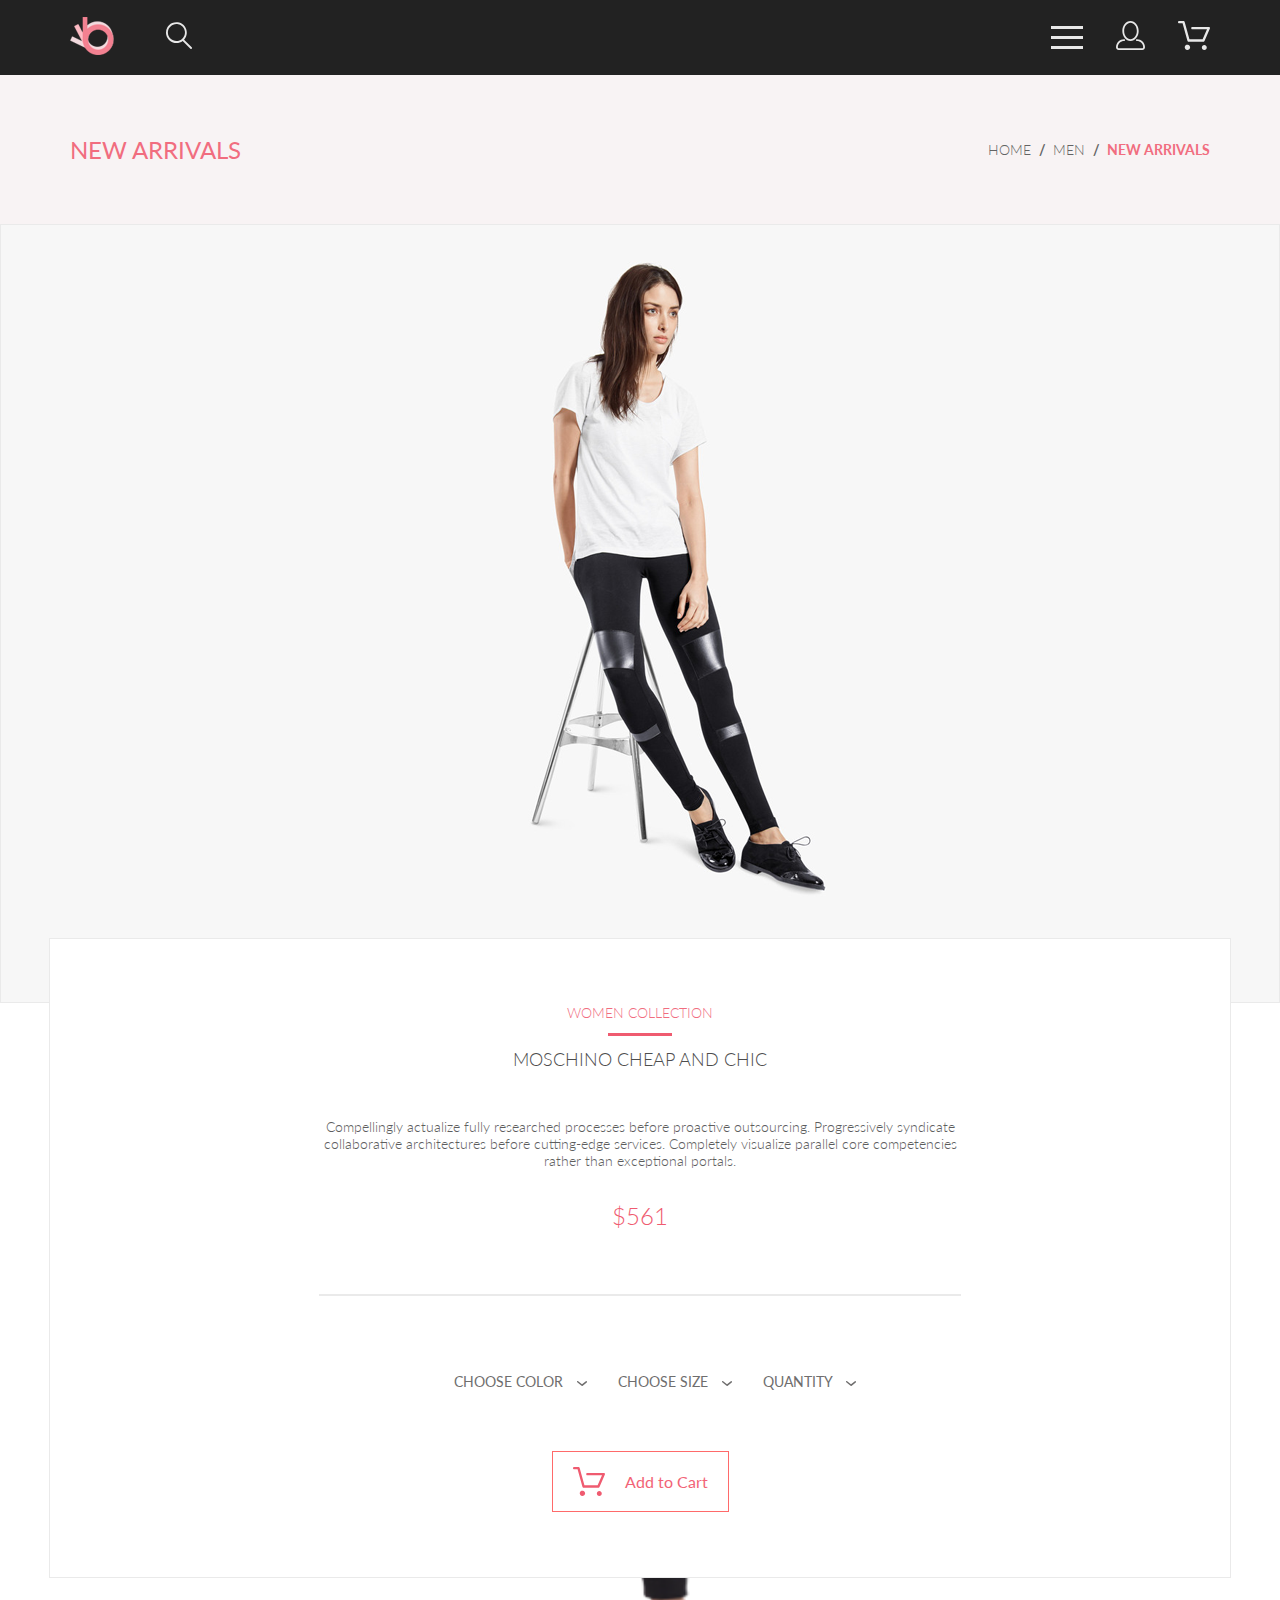
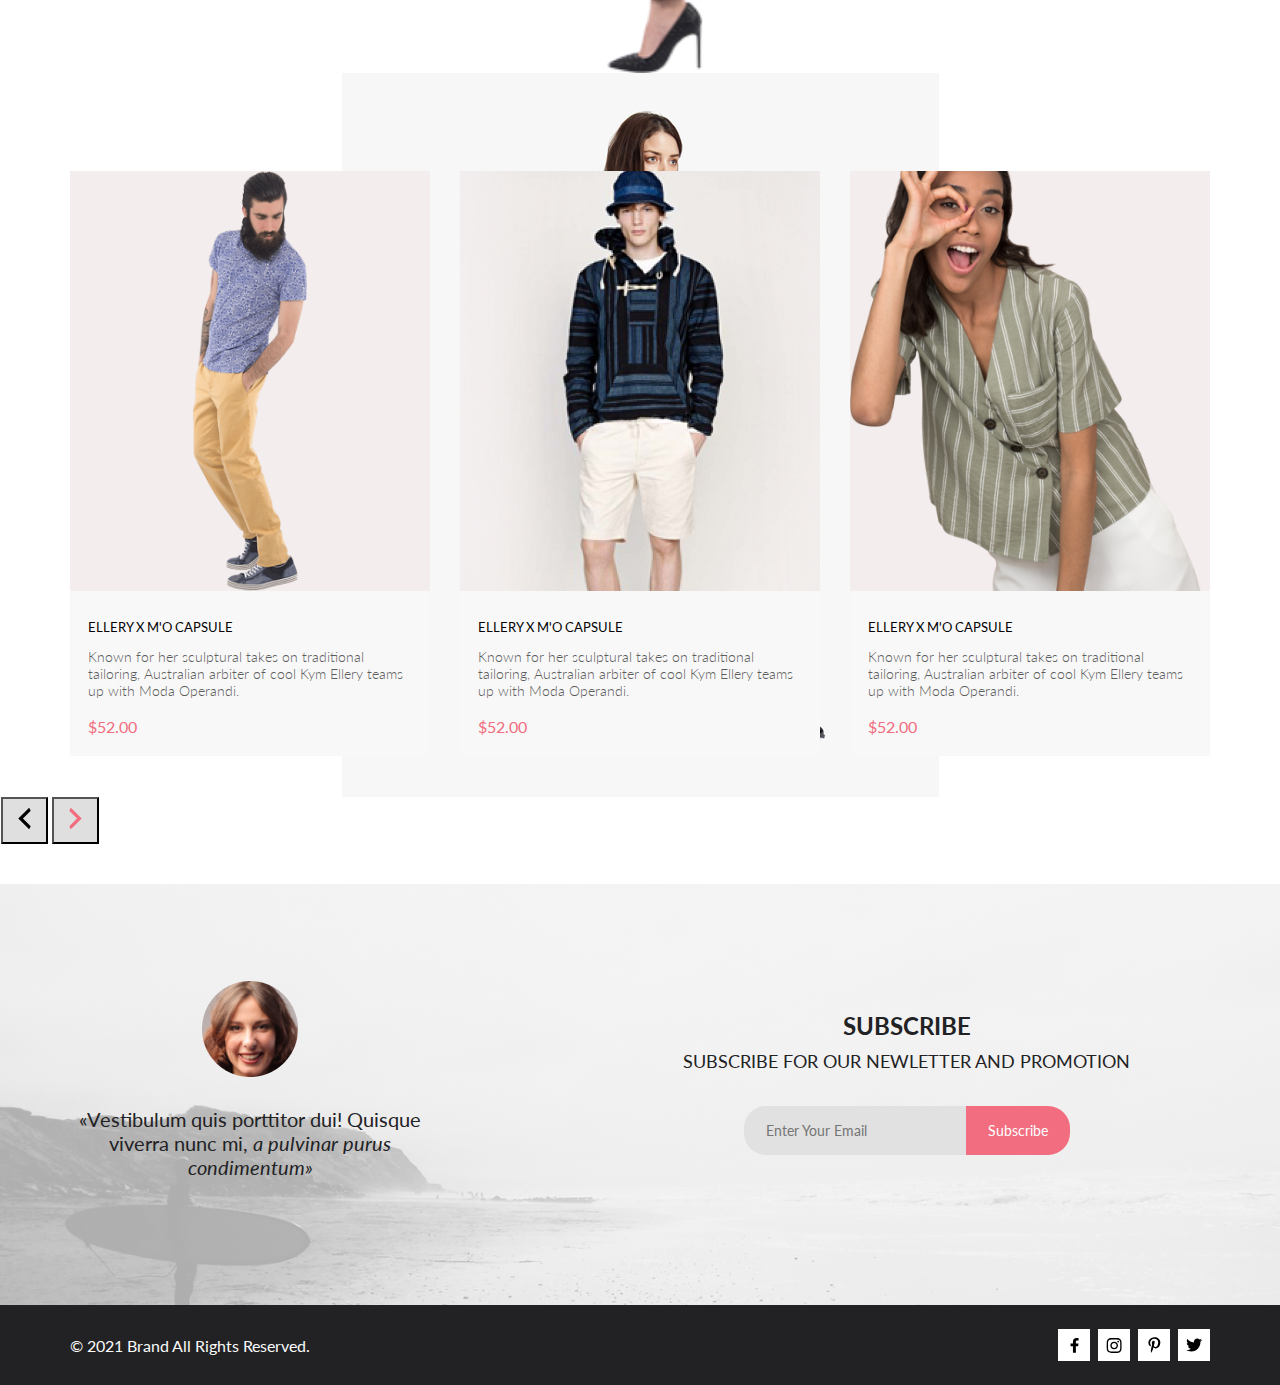
<file: product.html>
<!DOCTYPE html>
<html lang="en">
<head>
    <meta charset="UTF-8">
    <meta name="viewport" content="width=device-width, initial-scale=1.0">
    <meta http-equiv="X-UA-Compatible" content="ie=edge">
    <link href="https://cdn.jsdelivr.net/npm/bootstrap@5.0.2/dist/css/bootstrap.min.css" rel="stylesheet" integrity="sha384-EVSTQN3/azprG1Anm3QDgpJLIm9Nao0Yz1ztcQTwFspd3yD65VohhpuuCOmLASjC" crossorigin="anonymous">
    <link rel="stylesheet" href="css/normalize.css">
    <link rel="stylesheet" href="css/styles.css">
    <title>Продукт</title>
    <link href="https://fonts.googleapis.com/css2?family=Lato:ital,wght@0,300;0,400;0,700;0,900;1,400&display=swap"
          rel="stylesheet">
    <script src="https://cdn.jsdelivr.net/npm/bootstrap@5.0.2/dist/js/bootstrap.bundle.min.js" integrity="sha384-MrcW6ZMFYlzcLA8Nl+NtUVF0sA7MsXsP1UyJoMp4YLEuNSfAP+JcXn/tWtIaxVXM" crossorigin="anonymous"></script>
</head>
<body>
<header class="page_head">
    <div class="container">
        <div class="page_head_item">
            <a href="index.html" class="logo">
                <img src="images/logo.svg" alt="logo">
            </a>
            <form action="search" class="search">
                <input class="search_input" id="search" type="search" required>
                <label for="search" class="search_label">
                    <svg width="27" height="28" viewBox="0 0 27 28" fill="none" xmlns="http://www.w3.org/2000/svg">
                        <path d="M19.0596 17.6259C20.6713 15.8658 21.6282 13.6048 21.7698 11.2225C21.9113 8.84018 21.2288 6.48173 19.8369 4.54318C18.445 2.60463 16.4285 1.20404 14.126 0.576619C11.8234 -0.0508009 9.3751 0.13316 7.19217 1.09761C5.00923 2.06205 3.22463 3.74825 2.13804 5.87302C1.05145 7.9978 0.729054 10.4318 1.225 12.7661C1.72094 15.1005 3.00501 17.1932 4.86158 18.6927C6.71814 20.1922 9.03413 21.0072 11.4206 21.0009C13.673 21.004 15.8645 20.27 17.6606 18.9109L25.4086 26.7179C25.4941 26.807 25.5965 26.8781 25.7099 26.927C25.8232 26.9759 25.9452 27.0017 26.0686 27.0029C26.1923 27.0033 26.3148 26.9782 26.4283 26.9292C26.5419 26.8801 26.6441 26.8082 26.7286 26.7179C26.9025 26.537 26.9997 26.2958 26.9997 26.0449C26.9997 25.794 26.9025 25.5528 26.7286 25.3719L19.0596 17.6259ZM2.88662 10.5009C2.89946 8.81563 3.41094 7.17187 4.35659 5.77685C5.30224 4.38183 6.63972 3.29801 8.20044 2.662C9.76115 2.02599 11.4752 1.86627 13.1266 2.20298C14.7779 2.53969 16.2926 3.35775 17.4797 4.55404C18.6668 5.75033 19.4732 7.27129 19.7972 8.92519C20.1212 10.5791 19.9483 12.2919 19.3002 13.8476C18.6522 15.4034 17.5581 16.7325 16.1559 17.6674C14.7536 18.6023 13.1059 19.1011 11.4206 19.1009C9.14916 19.0901 6.97482 18.1784 5.37484 16.566C3.77486 14.9537 2.87998 12.7724 2.88662 10.5009Z"/>
                    </svg>
                </label>
            </form>
        </div>
        <div class="page_head_item">
            <nav>
                <input type="checkbox" id="checkbox" class="menu_btn_checkbox">
                <label for="checkbox" class="menu_btn">
                    <span class="menu_btn_item"></span>
                </label>
                <div class="menu_list">
                    <div class="wrap">
                        <label for="checkbox" class="menu_list_close">
                            <svg width="13" height="13" viewBox="0 0 13 13" fill="none"
                                 xmlns="http://www.w3.org/2000/svg">
                                <path d="M7.4158 6.00409L11.7158 1.71409C11.9041 1.52579 12.0099 1.27039 12.0099 1.00409C12.0099 0.73779 11.9041 0.482395 11.7158 0.294092C11.5275 0.105788 11.2721 0 11.0058 0C10.7395 0 10.4841 0.105788 10.2958 0.294092L6.0058 4.59409L1.7158 0.294092C1.52749 0.105788 1.2721 -1.9841e-09 1.0058 0C0.739497 1.9841e-09 0.484102 0.105788 0.295798 0.294092C0.107495 0.482395 0.0017066 0.73779 0.0017066 1.00409C0.0017066 1.27039 0.107495 1.52579 0.295798 1.71409L4.5958 6.00409L0.295798 10.2941C0.20207 10.3871 0.127676 10.4977 0.0769072 10.6195C0.0261385 10.7414 0 10.8721 0 11.0041C0 11.1361 0.0261385 11.2668 0.0769072 11.3887C0.127676 11.5105 0.20207 11.6211 0.295798 11.7141C0.388761 11.8078 0.499362 11.8822 0.621222 11.933C0.743081 11.9838 0.873786 12.0099 1.0058 12.0099C1.13781 12.0099 1.26852 11.9838 1.39038 11.933C1.51223 11.8822 1.62284 11.8078 1.7158 11.7141L6.0058 7.41409L10.2958 11.7141C10.3888 11.8078 10.4994 11.8822 10.6212 11.933C10.7431 11.9838 10.8738 12.0099 11.0058 12.0099C11.1378 12.0099 11.2685 11.9838 11.3904 11.933C11.5122 11.8822 11.6228 11.8078 11.7158 11.7141C11.8095 11.6211 11.8839 11.5105 11.9347 11.3887C11.9855 11.2668 12.0116 11.1361 12.0116 11.0041C12.0116 10.8721 11.9855 10.7414 11.9347 10.6195C11.8839 10.4977 11.8095 10.3871 11.7158 10.2941L7.4158 6.00409Z"/>
                            </svg>
                        </label>

                        <h2 class="menu_list_title">Menu</h2>
                        <a class="menu_list_subtitle" href="catalog.html">Man</a>
                        <div class="menu_list_items">
                            <a class="menu_list_items_text" href="catalog.html">Accessories</a>
                            <a class="menu_list_items_text" href="catalog.html">Bags</a>
                            <a class="menu_list_items_text" href="catalog.html">Denim</a>
                            <a class="menu_list_items_text" href="catalog.html">T-Shirts</a>
                        </div>
                        <a class="menu_list_subtitle" href="catalog.html">Woman</a>
                        <div class="menu_list_items">
                            <a class="menu_list_items_text" href="catalog.html">Accessories</a>
                            <a class="menu_list_items_text" href="catalog.html">Jackets & Coats</a>
                            <a class="menu_list_items_text" href="catalog.html">Polos</a>
                            <a class="menu_list_items_text" href="catalog.html">T-Shirts</a>
                            <a class="menu_list_items_text" href="catalog.html">Shirts</a>
                        </div>
                        <a class="menu_list_subtitle" href="catalog.html">Kids</a>
                        <div class="menu_list_items">
                            <a class="menu_list_items_text" href="catalog.html">Accessories</a>
                            <a class="menu_list_items_text" href="catalog.html">Jackets & Coats</a>
                            <a class="menu_list_items_text" href="catalog.html">Polos</a>
                            <a class="menu_list_items_text" href="catalog.html">T-Shirts</a>
                            <a class="menu_list_items_text" href="catalog.html">Shirts</a>
                            <a class="menu_list_items_text" href="catalog.html">Bags</a>
                        </div>
                    </div>
                </div>
            </nav>
            <a href="registration.html" class="registration_icon">
                <svg class="menu_item" width="29" height="29" viewBox="0 0 29 29" fill="none" xmlns="http://www.w3.org/2000/svg">
                    <path d="M14.5 19.937C19 19.937 22.656 15.464 22.656 9.968C22.656 4.472 19 0 14.5 0C13.3631 0.0217413 12.2463 0.303398 11.2351 0.823397C10.2239 1.34339 9.34507 2.08794 8.66602 3C7.12663 4.99573 6.30819 7.45381 6.34399 9.974C6.34399 15.465 10 19.937 14.5 19.937ZM14.5 1.813C18 1.813 20.844 5.472 20.844 9.969C20.844 14.466 17.998 18.125 14.5 18.125C11.002 18.125 8.15603 14.465 8.15503 9.969C8.15403 5.473 11 1.813 14.5 1.813ZM20.844 18.125C20.6036 18.125 20.373 18.2205 20.203 18.3905C20.033 18.5605 19.9375 18.7911 19.9375 19.0315C19.9375 19.2719 20.033 19.5025 20.203 19.6725C20.373 19.8425 20.6036 19.938 20.844 19.938C22.526 19.9399 24.1386 20.6088 25.3279 21.7982C26.5172 22.9875 27.1861 24.6 27.188 26.282C27.1875 26.5221 27.0918 26.7523 26.922 26.9221C26.7522 27.0918 26.5221 27.1875 26.282 27.188H2.71997C2.47985 27.1875 2.24975 27.0918 2.07996 26.9221C1.91016 26.7523 1.81449 26.5221 1.81396 26.282C1.81608 24.6001 2.48517 22.9877 3.67444 21.7985C4.86371 20.6092 6.47608 19.9401 8.15796 19.938C8.39824 19.938 8.62868 19.8425 8.79858 19.6726C8.96849 19.5027 9.06396 19.2723 9.06396 19.032C9.06396 18.7917 8.96849 18.5613 8.79858 18.3914C8.62868 18.2215 8.39824 18.126 8.15796 18.126C5.99541 18.1279 3.92201 18.9875 2.39258 20.5164C0.863144 22.0453 0.00264777 24.1185 0 26.281C0.000794067 27.0019 0.287502 27.693 0.797241 28.2027C1.30698 28.7125 1.99811 28.9992 2.71899 29H26.282C27.0027 28.9989 27.6936 28.7121 28.2031 28.2024C28.7126 27.6927 28.9992 27.0017 29 26.281C28.9974 24.1187 28.1372 22.0457 26.6083 20.5168C25.0793 18.9878 23.0063 18.1276 20.844 18.125Z"/>
                </svg>
            </a>
            <a href="cart.html" class="cart_icon">
                <svg class="menu_item" width="32" height="29" viewBox="0 0 32 29" fill="none" xmlns="http://www.w3.org/2000/svg">
                    <path d="M26.2009 29C25.5532 28.9738 24.9415 28.6948 24.4972 28.2227C24.0529 27.7506 23.8114 27.1232 23.8245 26.475C23.8376 25.8269 24.1043 25.2097 24.5673 24.7559C25.0303 24.3022 25.6527 24.048 26.301 24.048C26.9493 24.048 27.5717 24.3022 28.0347 24.7559C28.4977 25.2097 28.7644 25.8269 28.7775 26.475C28.7906 27.1232 28.549 27.7506 28.1047 28.2227C27.6604 28.6948 27.0488 28.9738 26.401 29H26.2009ZM6.75293 26.32C6.75293 25.79 6.91011 25.2718 7.20459 24.8311C7.49907 24.3904 7.91764 24.0469 8.40735 23.844C8.89705 23.6412 9.43594 23.5881 9.95581 23.6915C10.4757 23.7949 10.9532 24.0502 11.328 24.425C11.7028 24.7998 11.9581 25.2773 12.0615 25.7972C12.1649 26.317 12.1118 26.8559 11.9089 27.3456C11.7061 27.8353 11.3626 28.2539 10.9219 28.5483C10.4812 28.8428 9.96304 29 9.43298 29C9.08087 29.0003 8.73212 28.9311 8.40674 28.7966C8.08136 28.662 7.78569 28.4646 7.53662 28.2158C7.28755 27.9669 7.09001 27.6713 6.9552 27.3461C6.82039 27.0208 6.75098 26.6721 6.75098 26.32H6.75293ZM10.553 20.686C10.2935 20.6868 10.0409 20.6024 9.83411 20.4457C9.62727 20.2891 9.47758 20.0689 9.40796 19.819L4.57495 2.36401H1.18201C0.868521 2.36401 0.567859 2.23947 0.346191 2.01781C0.124523 1.79614 0 1.49549 0 1.18201C0 0.868519 0.124523 0.567873 0.346191 0.346205C0.567859 0.124537 0.868521 5.81268e-06 1.18201 5.81268e-06H5.46301C5.7225 -0.00080736 5.97504 0.0837201 6.18176 0.240568C6.38848 0.397416 6.53784 0.617884 6.60693 0.868006L11.4399 18.323H24.6179L29.001 8.27501H14.401C14.2428 8.27961 14.0854 8.25242 13.9379 8.19507C13.7904 8.13771 13.6559 8.05134 13.5424 7.94108C13.4288 7.83082 13.3386 7.69891 13.277 7.55315C13.2154 7.40739 13.1836 7.25075 13.1836 7.0925C13.1836 6.93426 13.2154 6.77762 13.277 6.63186C13.3386 6.4861 13.4288 6.35419 13.5424 6.24393C13.6559 6.13367 13.7904 6.0473 13.9379 5.98994C14.0854 5.93259 14.2428 5.90541 14.401 5.91001H30.814C31.0097 5.90996 31.2022 5.95866 31.3744 6.05172C31.5465 6.14478 31.6928 6.27926 31.7999 6.44301C31.9078 6.60729 31.9734 6.79569 31.9908 6.99145C32.0083 7.18721 31.9771 7.38424 31.9 7.565L26.495 19.977C26.4026 20.1876 26.251 20.3668 26.0585 20.4927C25.866 20.6186 25.641 20.6858 25.411 20.686H10.553Z"/>
                </svg>
            </a>
        </div>
    </div>
</header>

<main>
    <section class="page_top">
        <div class="container">
            <h3 class="page_top_caption">New arrivals</h3>
            <ul class="breadcrumbs">
                <li><a href="index.html">Home</a></li>
                <li><a href="catalog.html">Men</a></li>
                <li>New arrivals</li>
            </ul>
        </div>
    </section>
    <section class="product">
        <div class="product_gallery">
            <div id="carouselExampleControls" class="carousel slide h-100" data-bs-ride="carousel">
                <div class="carousel-inner container">
                    <div class="carousel-item active">
                        <img src="images/product/product1.png" class="d-block" alt="Product image">
                    </div>
                    <div class="carousel-item">
                        <img src="images/product/product2.png" class="d-block" alt="Product image">
                    </div>
                    <div class="carousel-item">
                        <img src="images/product/product1.png" class="d-block" alt="Product image">
                    </div>
                </div>
                <button class="carousel-control carousel-control-prev" type="button" data-bs-target="#carouselExampleControls" data-bs-slide="prev">
                    <svg width="13" height="23" viewBox="0 0 13 23" fill="none" xmlns="http://www.w3.org/2000/svg">
                        <path d="M12.6998 3.7499L4.9498 11.4999L12.6998 19.2499L11.1498 22.3499L0.299805 11.4999L11.1498 0.649902L12.6998 3.7499Z" fill="black"/>
                    </svg>
                </button>
                <button class="carousel-control carousel-control-next" type="button" data-bs-target="#carouselExampleControls" data-bs-slide="next">
                    <svg width="13" height="23" viewBox="0 0 13 23" fill="none" xmlns="http://www.w3.org/2000/svg">
                        <path d="M0.299805 19.2499L8.0498 11.4999L0.299805 3.7499L1.8498 0.649902L12.6998 11.4999L1.8498 22.3499L0.299805 19.2499Z" fill="#F16D7F"/>
                    </svg>
                </button>
            </div>
        </div>
        <div class="product_card container">
            <div class="product_card_content">
                <h3 class="product_card_subtitle">Women collection</h3>
                <h2 class="product_card_title">Moschino cheap and chic</h2>
                <p class="product_card_description">Compellingly actualize fully researched processes before proactive outsourcing. Progressively syndicate collaborative architectures before cutting-edge services. Completely visualize parallel core competencies rather than exceptional portals.</p>
                <p class="product_card_price">$561</p>
                <hr>
                <div class="filters_dropdown">
                    <div class="filters_dropdown_item">
                        <input type="checkbox" id="trend_checkbox" class="filters_dropdown_item_btn_checkbox">
                        <label for="trend_checkbox" class="filters_dropdown_item_btn">
                            choose color
                            <svg width="11" height="6" viewBox="0 0 11 6" fill="none" xmlns="http://www.w3.org/2000/svg">
                                <path d="M5.00214 5.00214C4.83521 5.00247 4.67343 4.94433 4.54488 4.83782L0.258102 1.2655C0.112196 1.14422 0.0204417 0.969958 0.00302325 0.781035C-0.0143952 0.592112 0.0439493 0.404007 0.165221 0.258101C0.286493 0.112196 0.460759 0.0204417 0.649682 0.00302327C0.838605 -0.0143952 1.02671 0.043949 1.17262 0.165221L5.00214 3.36602L8.83167 0.279536C8.90475 0.220188 8.98884 0.175869 9.0791 0.149125C9.16937 0.122382 9.26403 0.113741 9.35764 0.1237C9.45126 0.133659 9.54198 0.162021 9.6246 0.207156C9.70722 0.252292 9.7801 0.313311 9.83906 0.386705C9.90449 0.460167 9.95405 0.546351 9.98462 0.639855C10.0152 0.733359 10.0261 0.83217 10.0167 0.930097C10.0073 1.02802 9.97784 1.12296 9.93005 1.20895C9.88227 1.29494 9.81723 1.37013 9.73904 1.42982L5.45225 4.88068C5.32002 4.97036 5.16154 5.01312 5.00214 5.00214Z"/>
                            </svg>
                        </label>
                        <div class="filters_dropdown_item_options">
                            <div class="filters_dropdown_item_option">
                                <input id="checkbox_hoodies" type="radio" name="color">
                                <label for="checkbox_hoodies" class="filters_dropdown_item_options_item">
                                    black
                                </label>
                            </div>
                            <div class="filters_dropdown_item_option">
                                <input id="checkbox_loafers" type="radio" name="color">
                                <label for="checkbox_loafers" class="filters_dropdown_item_options_item">
                                    white
                                </label>
                            </div>
                        </div>
                    </div>
                    <div class="filters_dropdown_item">
                        <input type="checkbox" id="size_checkbox" class="filters_dropdown_item_btn_checkbox">
                        <label for="size_checkbox" class="filters_dropdown_item_btn">
                            choose size
                            <svg width="11" height="6" viewBox="0 0 11 6" fill="none" xmlns="http://www.w3.org/2000/svg">
                                <path d="M5.00214 5.00214C4.83521 5.00247 4.67343 4.94433 4.54488 4.83782L0.258102 1.2655C0.112196 1.14422 0.0204417 0.969958 0.00302325 0.781035C-0.0143952 0.592112 0.0439493 0.404007 0.165221 0.258101C0.286493 0.112196 0.460759 0.0204417 0.649682 0.00302327C0.838605 -0.0143952 1.02671 0.043949 1.17262 0.165221L5.00214 3.36602L8.83167 0.279536C8.90475 0.220188 8.98884 0.175869 9.0791 0.149125C9.16937 0.122382 9.26403 0.113741 9.35764 0.1237C9.45126 0.133659 9.54198 0.162021 9.6246 0.207156C9.70722 0.252292 9.7801 0.313311 9.83906 0.386705C9.90449 0.460167 9.95405 0.546351 9.98462 0.639855C10.0152 0.733359 10.0261 0.83217 10.0167 0.930097C10.0073 1.02802 9.97784 1.12296 9.93005 1.20895C9.88227 1.29494 9.81723 1.37013 9.73904 1.42982L5.45225 4.88068C5.32002 4.97036 5.16154 5.01312 5.00214 5.00214Z"/>
                            </svg>
                        </label>
                        <div class="filters_dropdown_item_options">
                            <div class="filters_dropdown_item_option">
                                <input id="checkbox_xs" type="radio" name="size">
                                <label for="checkbox_xs" class="filters_dropdown_item_options_item">
                                    xs
                                </label>
                            </div>
                            <div class="filters_dropdown_item_option">
                                <input id="checkbox_s" type="radio" name="size">
                                <label for="checkbox_s" class="filters_dropdown_item_options_item">
                                    s
                                </label>
                            </div>
                            <div class="filters_dropdown_item_option">
                                <input id="checkbox_m" type="radio" name="size">
                                <label for="checkbox_m" class="filters_dropdown_item_options_item">
                                    m
                                </label>
                            </div>
                            <div class="filters_dropdown_item_option">
                                <input id="checkbox_l" type="radio" name="size">
                                <label for="checkbox_l" class="filters_dropdown_item_options_item">
                                    l
                                </label>
                            </div>
                        </div>
                    </div>
                    <div class="filters_dropdown_item">
                        <input type="checkbox" id="price_checkbox" class="filters_dropdown_item_btn_checkbox">
                        <label for="price_checkbox" class="filters_dropdown_item_btn">
                            quantity
                            <svg width="11" height="6" viewBox="0 0 11 6" fill="none" xmlns="http://www.w3.org/2000/svg">
                                <path d="M5.00214 5.00214C4.83521 5.00247 4.67343 4.94433 4.54488 4.83782L0.258102 1.2655C0.112196 1.14422 0.0204417 0.969958 0.00302325 0.781035C-0.0143952 0.592112 0.0439493 0.404007 0.165221 0.258101C0.286493 0.112196 0.460759 0.0204417 0.649682 0.00302327C0.838605 -0.0143952 1.02671 0.043949 1.17262 0.165221L5.00214 3.36602L8.83167 0.279536C8.90475 0.220188 8.98884 0.175869 9.0791 0.149125C9.16937 0.122382 9.26403 0.113741 9.35764 0.1237C9.45126 0.133659 9.54198 0.162021 9.6246 0.207156C9.70722 0.252292 9.7801 0.313311 9.83906 0.386705C9.90449 0.460167 9.95405 0.546351 9.98462 0.639855C10.0152 0.733359 10.0261 0.83217 10.0167 0.930097C10.0073 1.02802 9.97784 1.12296 9.93005 1.20895C9.88227 1.29494 9.81723 1.37013 9.73904 1.42982L5.45225 4.88068C5.32002 4.97036 5.16154 5.01312 5.00214 5.00214Z"/>
                            </svg>
                        </label>
                        <div class="filters_dropdown_item_options">
                            <div class="filters_dropdown_item_option">
                                <input id="checkbox_small" type="radio" name="quantity">
                                <label for="checkbox_small" class="filters_dropdown_item_options_item">
                                    1
                                </label>
                            </div>
                            <div class="filters_dropdown_item_option">
                                <input id="checkbox_medium" type="radio" name="quantity">
                                <label for="checkbox_medium" class="filters_dropdown_item_options_item">
                                    2
                                </label>
                            </div>
                            <div class="filters_dropdown_item_option">
                                <input id="checkbox_high" type="radio" name="quantity">
                                <label for="checkbox_high" class="filters_dropdown_item_options_item">
                                    3
                                </label>
                            </div>
                        </div>
                    </div>
                </div>
                <button class="product_card_btn">
                    <svg class="menu_item" width="32" height="29" viewBox="0 0 32 29" fill="none" xmlns="http://www.w3.org/2000/svg">
                        <path d="M26.2009 29C25.5532 28.9738 24.9415 28.6948 24.4972 28.2227C24.0529 27.7506 23.8114 27.1232 23.8245 26.475C23.8376 25.8269 24.1043 25.2097 24.5673 24.7559C25.0303 24.3022 25.6527 24.048 26.301 24.048C26.9493 24.048 27.5717 24.3022 28.0347 24.7559C28.4977 25.2097 28.7644 25.8269 28.7775 26.475C28.7906 27.1232 28.549 27.7506 28.1047 28.2227C27.6604 28.6948 27.0488 28.9738 26.401 29H26.2009ZM6.75293 26.32C6.75293 25.79 6.91011 25.2718 7.20459 24.8311C7.49907 24.3904 7.91764 24.0469 8.40735 23.844C8.89705 23.6412 9.43594 23.5881 9.95581 23.6915C10.4757 23.7949 10.9532 24.0502 11.328 24.425C11.7028 24.7998 11.9581 25.2773 12.0615 25.7972C12.1649 26.317 12.1118 26.8559 11.9089 27.3456C11.7061 27.8353 11.3626 28.2539 10.9219 28.5483C10.4812 28.8428 9.96304 29 9.43298 29C9.08087 29.0003 8.73212 28.9311 8.40674 28.7966C8.08136 28.662 7.78569 28.4646 7.53662 28.2158C7.28755 27.9669 7.09001 27.6713 6.9552 27.3461C6.82039 27.0208 6.75098 26.6721 6.75098 26.32H6.75293ZM10.553 20.686C10.2935 20.6868 10.0409 20.6024 9.83411 20.4457C9.62727 20.2891 9.47758 20.0689 9.40796 19.819L4.57495 2.36401H1.18201C0.868521 2.36401 0.567859 2.23947 0.346191 2.01781C0.124523 1.79614 0 1.49549 0 1.18201C0 0.868519 0.124523 0.567873 0.346191 0.346205C0.567859 0.124537 0.868521 5.81268e-06 1.18201 5.81268e-06H5.46301C5.7225 -0.00080736 5.97504 0.0837201 6.18176 0.240568C6.38848 0.397416 6.53784 0.617884 6.60693 0.868006L11.4399 18.323H24.6179L29.001 8.27501H14.401C14.2428 8.27961 14.0854 8.25242 13.9379 8.19507C13.7904 8.13771 13.6559 8.05134 13.5424 7.94108C13.4288 7.83082 13.3386 7.69891 13.277 7.55315C13.2154 7.40739 13.1836 7.25075 13.1836 7.0925C13.1836 6.93426 13.2154 6.77762 13.277 6.63186C13.3386 6.4861 13.4288 6.35419 13.5424 6.24393C13.6559 6.13367 13.7904 6.0473 13.9379 5.98994C14.0854 5.93259 14.2428 5.90541 14.401 5.91001H30.814C31.0097 5.90996 31.2022 5.95866 31.3744 6.05172C31.5465 6.14478 31.6928 6.27926 31.7999 6.44301C31.9078 6.60729 31.9734 6.79569 31.9908 6.99145C32.0083 7.18721 31.9771 7.38424 31.9 7.565L26.495 19.977C26.4026 20.1876 26.251 20.3668 26.0585 20.4927C25.866 20.6186 25.641 20.6858 25.411 20.686H10.553Z"/>
                    </svg>
                    Add to Cart
                </button>
            </div>
        </div>
    </section>
    <section class="products container">
        <ul class="products_wrp product_page">
            <li class="products_item">
                <article>
                    <a class="products_item_card" href="product.html">
                        <div class="products_item_img">
                            <div class="products_item_add">
                                <svg width="27" height="25" viewBox="0 0 27 25" fill="none" xmlns="http://www.w3.org/2000/svg">
                                    <path d="M21.876 22.2662C21.921 22.2549 21.9423 22.2339 21.96 22.2129C21.9678 22.2037 21.9756 22.1946 21.9835 22.1855C22.02 22.1438 22.0233 22.0553 22.0224 22.0105C22.0092 21.9044 21.9185 21.8315 21.8412 21.8315C21.8375 21.8315 21.8336 21.8317 21.8312 21.8318C21.7531 21.8372 21.6653 21.9409 21.6719 22.0625C21.6813 22.1793 21.7675 22.2662 21.8392 22.2662H21.876ZM8.21954 22.2599C8.31873 22.2599 8.39935 22.1655 8.39935 22.0496C8.39935 21.9341 8.31873 21.8401 8.21954 21.8401C8.12042 21.8401 8.03973 21.9341 8.03973 22.0496C8.03973 22.1655 8.12042 22.2599 8.21954 22.2599ZM21.9995 24.2662C21.9517 24.2662 21.8878 24.2662 21.8392 24.2662C20.7017 24.2662 19.7567 23.3545 19.6765 22.198C19.5964 20.9929 20.4937 19.9183 21.6953 19.8364C21.7441 19.8331 21.7928 19.8315 21.8412 19.8315C22.9799 19.8315 23.9413 20.7324 24.019 21.8884C24.0505 22.4915 23.8741 23.0612 23.4898 23.5012C23.1055 23.9575 22.5764 24.2177 21.9995 24.2662ZM8.21954 24.2599C7.01532 24.2599 6.03973 23.2709 6.03973 22.0496C6.03973 20.8291 7.01532 19.8401 8.21954 19.8401C9.42371 19.8401 10.3994 20.8291 10.3994 22.0496C10.3994 23.2709 9.42371 24.2599 8.21954 24.2599ZM21.1984 17.3938H9.13306C8.70013 17.3938 8.31586 17.1005 8.20331 16.6775L4.27753 2.24768H1.52173C0.993408 2.24768 0.560547 1.80859 0.560547 1.27039C0.560547 0.733032 0.993408 0.292969 1.52173 0.292969H4.99933C5.43134 0.292969 5.81561 0.586304 5.9281 1.01025L9.85394 15.4391H20.5576L24.1144 7.13379H12.2578C11.7286 7.13379 11.2957 6.69373 11.2957 6.15649C11.2957 5.61914 11.7286 5.17908 12.2578 5.17908H25.5886C25.9091 5.17908 26.2141 5.34192 26.3896 5.61914C26.566 5.89539 26.5984 6.23743 26.4697 6.547L22.0795 16.807C21.9193 17.1653 21.5827 17.3938 21.1984 17.3938Z" fill="white"/>
                                </svg>
                                Add to cart
                            </div>
                            <img src="images/products/product4.png" alt="Product image">
                        </div>
                        <div class="products_item_text">
                            <h5 class="products_item_text_title">ellery x m'o capsule</h5>
                            <div class="products_item_text_description">Known for her sculptural takes on traditional
                                tailoring, Australian arbiter of cool Kym Ellery teams up with Moda Operandi.
                            </div>
                            <div class="products_item_text_price">$52.00</div>
                        </div>
                    </a>
                </article>
            </li>
            <li class="products_item">
                <article>
                    <a class="products_item_card" href="product.html">
                        <div class="products_item_img">
                            <div class="products_item_add">
                                <svg width="27" height="25" viewBox="0 0 27 25" fill="none" xmlns="http://www.w3.org/2000/svg">
                                    <path d="M21.876 22.2662C21.921 22.2549 21.9423 22.2339 21.96 22.2129C21.9678 22.2037 21.9756 22.1946 21.9835 22.1855C22.02 22.1438 22.0233 22.0553 22.0224 22.0105C22.0092 21.9044 21.9185 21.8315 21.8412 21.8315C21.8375 21.8315 21.8336 21.8317 21.8312 21.8318C21.7531 21.8372 21.6653 21.9409 21.6719 22.0625C21.6813 22.1793 21.7675 22.2662 21.8392 22.2662H21.876ZM8.21954 22.2599C8.31873 22.2599 8.39935 22.1655 8.39935 22.0496C8.39935 21.9341 8.31873 21.8401 8.21954 21.8401C8.12042 21.8401 8.03973 21.9341 8.03973 22.0496C8.03973 22.1655 8.12042 22.2599 8.21954 22.2599ZM21.9995 24.2662C21.9517 24.2662 21.8878 24.2662 21.8392 24.2662C20.7017 24.2662 19.7567 23.3545 19.6765 22.198C19.5964 20.9929 20.4937 19.9183 21.6953 19.8364C21.7441 19.8331 21.7928 19.8315 21.8412 19.8315C22.9799 19.8315 23.9413 20.7324 24.019 21.8884C24.0505 22.4915 23.8741 23.0612 23.4898 23.5012C23.1055 23.9575 22.5764 24.2177 21.9995 24.2662ZM8.21954 24.2599C7.01532 24.2599 6.03973 23.2709 6.03973 22.0496C6.03973 20.8291 7.01532 19.8401 8.21954 19.8401C9.42371 19.8401 10.3994 20.8291 10.3994 22.0496C10.3994 23.2709 9.42371 24.2599 8.21954 24.2599ZM21.1984 17.3938H9.13306C8.70013 17.3938 8.31586 17.1005 8.20331 16.6775L4.27753 2.24768H1.52173C0.993408 2.24768 0.560547 1.80859 0.560547 1.27039C0.560547 0.733032 0.993408 0.292969 1.52173 0.292969H4.99933C5.43134 0.292969 5.81561 0.586304 5.9281 1.01025L9.85394 15.4391H20.5576L24.1144 7.13379H12.2578C11.7286 7.13379 11.2957 6.69373 11.2957 6.15649C11.2957 5.61914 11.7286 5.17908 12.2578 5.17908H25.5886C25.9091 5.17908 26.2141 5.34192 26.3896 5.61914C26.566 5.89539 26.5984 6.23743 26.4697 6.547L22.0795 16.807C21.9193 17.1653 21.5827 17.3938 21.1984 17.3938Z" fill="white"/>
                                </svg>
                                Add to cart
                            </div>
                            <img src="images/products/product3.png" alt="Product image">
                        </div>
                        <div class="products_item_text">
                            <h5 class="products_item_text_title">ellery x m'o capsule</h5>
                            <div class="products_item_text_description">Known for her sculptural takes on traditional
                                tailoring, Australian arbiter of cool Kym Ellery teams up with Moda Operandi.
                            </div>
                            <div class="products_item_text_price">$52.00</div>
                        </div>
                    </a>
                </article>
            </li>
            <li class="products_item">
                <article>
                    <a class="products_item_card" href="product.html">
                        <div class="products_item_img">
                            <div class="products_item_add">
                                <svg width="27" height="25" viewBox="0 0 27 25" fill="none" xmlns="http://www.w3.org/2000/svg">
                                    <path d="M21.876 22.2662C21.921 22.2549 21.9423 22.2339 21.96 22.2129C21.9678 22.2037 21.9756 22.1946 21.9835 22.1855C22.02 22.1438 22.0233 22.0553 22.0224 22.0105C22.0092 21.9044 21.9185 21.8315 21.8412 21.8315C21.8375 21.8315 21.8336 21.8317 21.8312 21.8318C21.7531 21.8372 21.6653 21.9409 21.6719 22.0625C21.6813 22.1793 21.7675 22.2662 21.8392 22.2662H21.876ZM8.21954 22.2599C8.31873 22.2599 8.39935 22.1655 8.39935 22.0496C8.39935 21.9341 8.31873 21.8401 8.21954 21.8401C8.12042 21.8401 8.03973 21.9341 8.03973 22.0496C8.03973 22.1655 8.12042 22.2599 8.21954 22.2599ZM21.9995 24.2662C21.9517 24.2662 21.8878 24.2662 21.8392 24.2662C20.7017 24.2662 19.7567 23.3545 19.6765 22.198C19.5964 20.9929 20.4937 19.9183 21.6953 19.8364C21.7441 19.8331 21.7928 19.8315 21.8412 19.8315C22.9799 19.8315 23.9413 20.7324 24.019 21.8884C24.0505 22.4915 23.8741 23.0612 23.4898 23.5012C23.1055 23.9575 22.5764 24.2177 21.9995 24.2662ZM8.21954 24.2599C7.01532 24.2599 6.03973 23.2709 6.03973 22.0496C6.03973 20.8291 7.01532 19.8401 8.21954 19.8401C9.42371 19.8401 10.3994 20.8291 10.3994 22.0496C10.3994 23.2709 9.42371 24.2599 8.21954 24.2599ZM21.1984 17.3938H9.13306C8.70013 17.3938 8.31586 17.1005 8.20331 16.6775L4.27753 2.24768H1.52173C0.993408 2.24768 0.560547 1.80859 0.560547 1.27039C0.560547 0.733032 0.993408 0.292969 1.52173 0.292969H4.99933C5.43134 0.292969 5.81561 0.586304 5.9281 1.01025L9.85394 15.4391H20.5576L24.1144 7.13379H12.2578C11.7286 7.13379 11.2957 6.69373 11.2957 6.15649C11.2957 5.61914 11.7286 5.17908 12.2578 5.17908H25.5886C25.9091 5.17908 26.2141 5.34192 26.3896 5.61914C26.566 5.89539 26.5984 6.23743 26.4697 6.547L22.0795 16.807C21.9193 17.1653 21.5827 17.3938 21.1984 17.3938Z" fill="white"/>
                                </svg>
                                Add to cart
                            </div>
                            <img src="images/products/product6.png" alt="Product image">
                        </div>
                        <div class="products_item_text">
                            <h5 class="products_item_text_title">ellery x m'o capsule</h5>
                            <div class="products_item_text_description">Known for her sculptural takes on traditional
                                tailoring, Australian arbiter of cool Kym Ellery teams up with Moda Operandi.
                            </div>
                            <div class="products_item_text_price">$52.00</div>
                        </div>
                    </a>
                </article>
            </li>
        </ul>
    </section>
</main>

<footer>
    <div class="footer_subscription">
        <div class="container">
            <div class="footer_subscription_item subscribe_info">
                <img src="images/avatar.png" alt="avatar">
                <p class="subscribe_info_txt">&laquo;Vestibulum quis porttitor dui! Quisque viverra nunc&nbsp;mi,
                    <span>a&nbsp;pulvinar purus condimentum&raquo;</span>
                </p>
            </div>
            <div class="footer_subscription_item subscribing">
                <span class="subscribing_title">subscribe</span>
                <span class="subscribing_subtitle">subscribe for our newletter and promotion</span>
                <form action="#" class="subscribing_form">
                    <input class="subscribing_form_email" type="email" placeholder="Enter Your Email" required>
                    <input class="subscribing_form_btn" type="submit" value="Subscribe">
                </form>
            </div>
        </div>
    </div>
    <div class="footer_bottom">
        <div class="container">
            <div class="copyright">© 2021 Brand All Rights Reserved.</div>
            <div class="socials">
                <a class="socials_item" href="https://www.facebook.com/">
                    <svg width="9" height="15" viewBox="0 0 9 15" fill="none" xmlns="http://www.w3.org/2000/svg">
                        <path d="M8.08836 8.28L8.50686 5.61602H5.89022V3.88729C5.89022 3.15847 6.25574 2.44806 7.42765 2.44806H8.61722V0.179975C8.61722 0.179975 7.53772 0 6.50561 0C4.35073 0 2.9422 1.27593 2.9422 3.5857V5.61602H0.546875V8.28H2.9422V14.72H5.89022V8.28H8.08836Z"/>
                    </svg>
                </a>
                <a class="socials_item" href="https://www.instagram.com/">
                    <svg width="16" height="15" viewBox="0 0 16 15" fill="none" xmlns="http://www.w3.org/2000/svg">
                        <path d="M8.13897 3.68159C6.02383 3.68159 4.31774 5.38491 4.31774 7.49663C4.31774 9.60835 6.02383 11.3117 8.13897 11.3117C10.2541 11.3117 11.9602 9.60835 11.9602 7.49663C11.9602 5.38491 10.2541 3.68159 8.13897 3.68159ZM8.13897 9.9769C6.77211 9.9769 5.65467 8.8646 5.65467 7.49663C5.65467 6.12866 6.76878 5.01636 8.13897 5.01636C9.50915 5.01636 10.6233 6.12866 10.6233 7.49663C10.6233 8.8646 9.50583 9.9769 8.13897 9.9769ZM13.0078 3.52554C13.0078 4.02026 12.6087 4.41538 12.1165 4.41538C11.621 4.41538 11.2252 4.01694 11.2252 3.52554C11.2252 3.03413 11.6243 2.63569 12.1165 2.63569C12.6087 2.63569 13.0078 3.03413 13.0078 3.52554ZM15.5386 4.42866C15.4821 3.23667 15.2094 2.18081 14.3347 1.31089C13.4634 0.440967 12.4058 0.168701 11.2119 0.108936C9.9814 0.039209 6.29321 0.039209 5.0627 0.108936C3.8721 0.165381 2.81453 0.437646 1.93987 1.30757C1.06522 2.17749 0.795836 3.23335 0.735973 4.42534C0.666134 5.65386 0.666134 9.33608 0.735973 10.5646C0.79251 11.7566 1.06522 12.8124 1.93987 13.6824C2.81453 14.5523 3.86878 14.8246 5.0627 14.8843C6.29321 14.9541 9.9814 14.9541 11.2119 14.8843C12.4058 14.8279 13.4634 14.5556 14.3347 13.6824C15.2061 12.8124 15.4788 11.7566 15.5386 10.5646C15.6085 9.33608 15.6085 5.65718 15.5386 4.42866ZM13.949 11.8828C13.6895 12.5335 13.1874 13.0349 12.5322 13.2972C11.5511 13.6857 9.22314 13.596 8.13897 13.596C7.05479 13.596 4.72348 13.6824 3.74573 13.2972C3.09389 13.0382 2.59171 12.5369 2.32898 11.8828C1.93987 10.9033 2.02967 8.57905 2.02967 7.49663C2.02967 6.41421 1.9432 4.08667 2.32898 3.1105C2.58838 2.45972 3.09056 1.95835 3.74573 1.69604C4.7268 1.30757 7.05479 1.39722 8.13897 1.39722C9.22314 1.39722 11.5545 1.31089 12.5322 1.69604C13.184 1.95503 13.6862 2.4564 13.949 3.1105C14.3381 4.08999 14.2483 6.41421 14.2483 7.49663C14.2483 8.57905 14.3381 10.9066 13.949 11.8828Z"/>
                    </svg>
                </a>
                <a class="socials_item" href="https://www.pinterest.ru/">
                    <svg width="13" height="16" viewBox="0 0 13 16" fill="none" xmlns="http://www.w3.org/2000/svg">
                        <path d="M6.74032 0.203125C3.55564 0.203125 0.408203 2.34063 0.408203 5.8C0.408203 8 1.63738 9.25 2.38233 9.25C2.68963 9.25 2.86655 8.3875 2.86655 8.14375C2.86655 7.85313 2.13091 7.23438 2.13091 6.025C2.13091 3.5125 4.03055 1.73125 6.4889 1.73125C8.60271 1.73125 10.1671 2.94062 10.1671 5.1625C10.1671 6.82187 9.50597 9.93437 7.36422 9.93437C6.59133 9.93437 5.93018 9.37187 5.93018 8.56563C5.93018 7.38438 6.74963 6.24062 6.74963 5.02187C6.74963 2.95312 3.835 3.32812 3.835 5.82812C3.835 6.35313 3.90018 6.93437 4.13298 7.4125C3.70463 9.26875 2.82931 12.0344 2.82931 13.9469C2.82931 14.5375 2.91311 15.1188 2.96899 15.7094C3.07452 15.8281 3.02175 15.8156 3.18316 15.7563C4.74757 13.6 4.69169 13.1781 5.3994 10.3562C5.78119 11.0875 6.76826 11.4812 7.55046 11.4812C10.8469 11.4812 12.3275 8.24688 12.3275 5.33125C12.3275 2.22813 9.66427 0.203125 6.74032 0.203125Z"/>
                    </svg>
                </a>
                <a class="socials_item" href="https://twitter.com/">
                    <svg width="17" height="14" viewBox="0 0 17 14" fill="none" xmlns="http://www.w3.org/2000/svg">
                        <path d="M14.417 3.74052C14.427 3.88264 14.427 4.0248 14.427 4.16692C14.427 8.50192 11.1498 13.4969 5.15986 13.4969C3.31448 13.4969 1.60022 12.9588 0.158203 12.0248C0.420396 12.0552 0.67247 12.0654 0.944752 12.0654C2.46741 12.0654 3.8691 11.5476 4.98843 10.6644C3.5565 10.6339 2.3565 9.68977 1.94305 8.39027C2.14475 8.4207 2.34642 8.44102 2.5582 8.44102C2.85063 8.44102 3.14308 8.40039 3.41533 8.32936C1.92291 8.02477 0.803551 6.70498 0.803551 5.11108V5.07048C1.23715 5.31414 1.74139 5.46642 2.2758 5.4867C1.39849 4.89786 0.823727 3.8928 0.823727 2.75573C0.823727 2.14661 0.985041 1.58823 1.26741 1.10092C2.87077 3.09077 5.28086 4.39023 7.98334 4.53239C7.93293 4.28873 7.90266 4.03495 7.90266 3.78114C7.90266 1.97402 9.35477 0.501953 11.1598 0.501953C12.0976 0.501953 12.9446 0.897891 13.5396 1.53748C14.2757 1.39536 14.9816 1.12123 15.6068 0.745609C15.3648 1.50705 14.8505 2.14664 14.1749 2.5527C14.8304 2.48167 15.4657 2.29889 16.0505 2.04511C15.6069 2.69483 15.0522 3.27348 14.417 3.74052Z"/>
                    </svg>
                </a>
            </div>
        </div>
    </div>
</footer>
</body>
</file>
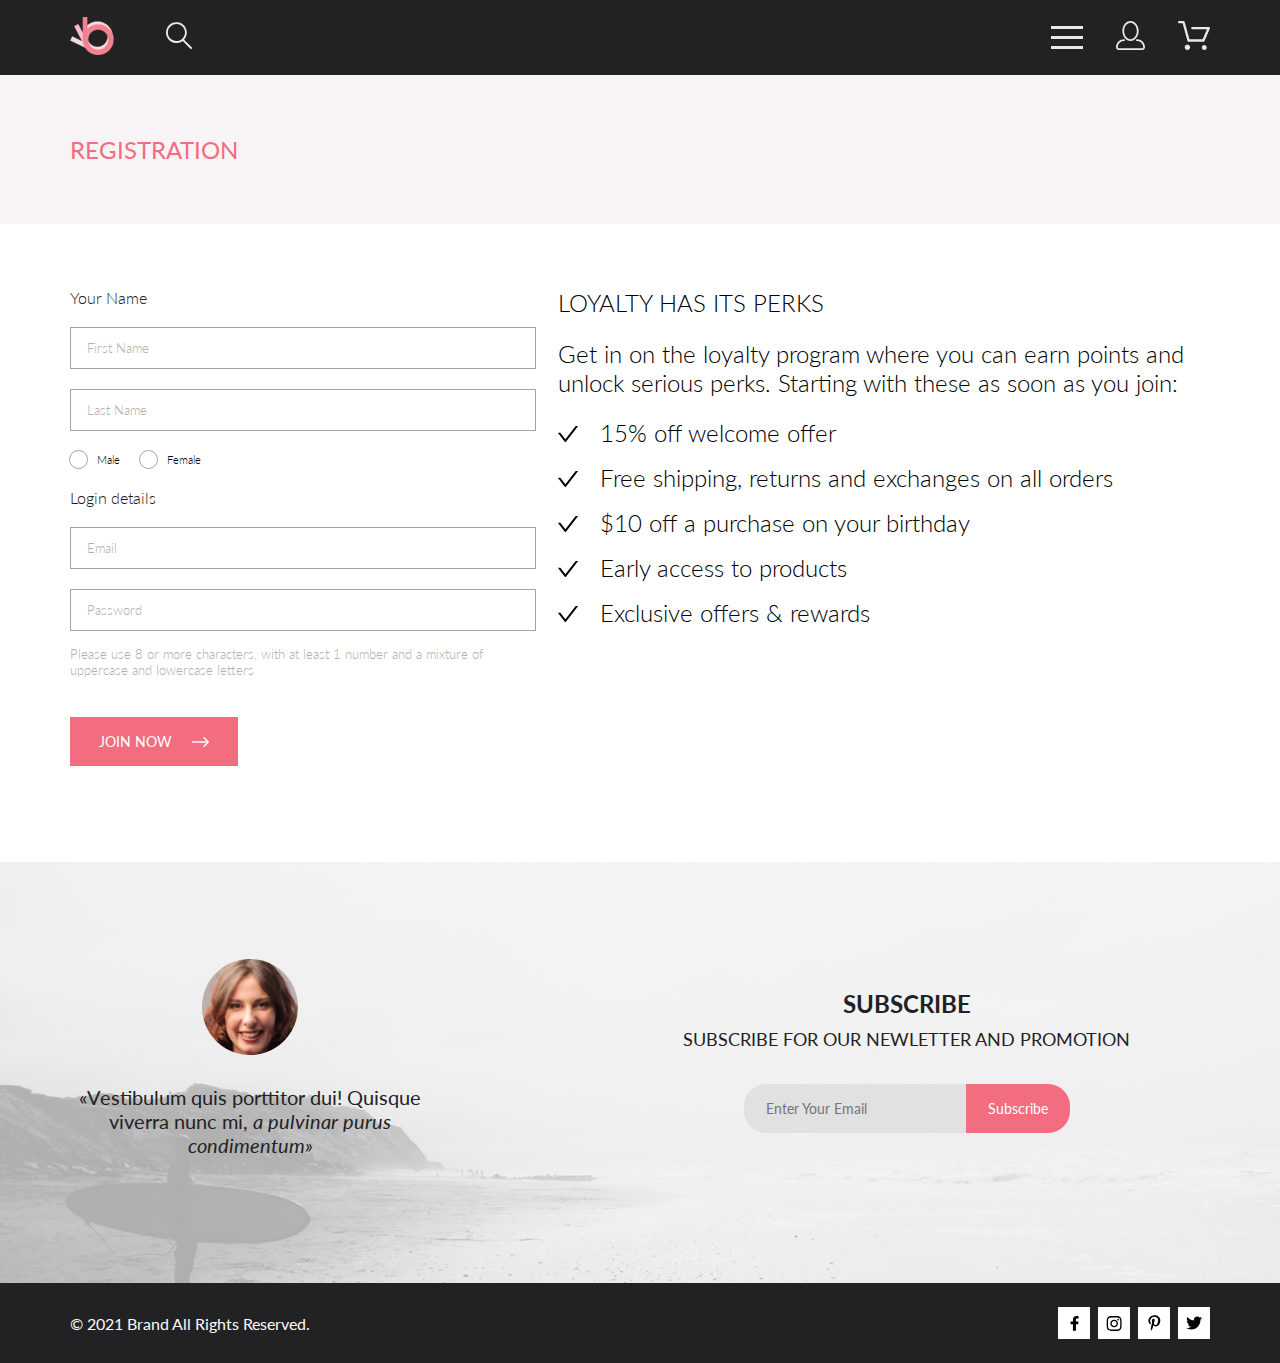
<file: registration.html>
<!DOCTYPE html>
<html lang="en">
<head>
    <meta charset="UTF-8">
    <meta name="viewport" content="width=device-width, initial-scale=1.0">
    <meta http-equiv="X-UA-Compatible" content="ie=edge">
    <link href="https://cdn.jsdelivr.net/npm/bootstrap@5.0.2/dist/css/bootstrap.min.css" rel="stylesheet" integrity="sha384-EVSTQN3/azprG1Anm3QDgpJLIm9Nao0Yz1ztcQTwFspd3yD65VohhpuuCOmLASjC" crossorigin="anonymous">
    <link rel="stylesheet" href="css/normalize.css">
    <link rel="stylesheet" href="css/styles.css">
    <title>Регистрация</title>
    <link href="https://fonts.googleapis.com/css2?family=Lato:ital,wght@0,300;0,400;0,700;0,900;1,400&display=swap"
          rel="stylesheet">
    <script src="https://cdn.jsdelivr.net/npm/bootstrap@5.0.2/dist/js/bootstrap.bundle.min.js" integrity="sha384-MrcW6ZMFYlzcLA8Nl+NtUVF0sA7MsXsP1UyJoMp4YLEuNSfAP+JcXn/tWtIaxVXM" crossorigin="anonymous"></script>
</head>
<body>
<header class="page_head">
    <div class="container">
        <div class="page_head_item">
            <a href="index.html" class="logo">
                <img src="images/logo.svg" alt="logo">
            </a>
            <form action="search" class="search">
                <input class="search_input" id="search" type="search" required>
                <label for="search" class="search_label">
                    <svg width="27" height="28" viewBox="0 0 27 28" fill="none" xmlns="http://www.w3.org/2000/svg">
                        <path d="M19.0596 17.6259C20.6713 15.8658 21.6282 13.6048 21.7698 11.2225C21.9113 8.84018 21.2288 6.48173 19.8369 4.54318C18.445 2.60463 16.4285 1.20404 14.126 0.576619C11.8234 -0.0508009 9.3751 0.13316 7.19217 1.09761C5.00923 2.06205 3.22463 3.74825 2.13804 5.87302C1.05145 7.9978 0.729054 10.4318 1.225 12.7661C1.72094 15.1005 3.00501 17.1932 4.86158 18.6927C6.71814 20.1922 9.03413 21.0072 11.4206 21.0009C13.673 21.004 15.8645 20.27 17.6606 18.9109L25.4086 26.7179C25.4941 26.807 25.5965 26.8781 25.7099 26.927C25.8232 26.9759 25.9452 27.0017 26.0686 27.0029C26.1923 27.0033 26.3148 26.9782 26.4283 26.9292C26.5419 26.8801 26.6441 26.8082 26.7286 26.7179C26.9025 26.537 26.9997 26.2958 26.9997 26.0449C26.9997 25.794 26.9025 25.5528 26.7286 25.3719L19.0596 17.6259ZM2.88662 10.5009C2.89946 8.81563 3.41094 7.17187 4.35659 5.77685C5.30224 4.38183 6.63972 3.29801 8.20044 2.662C9.76115 2.02599 11.4752 1.86627 13.1266 2.20298C14.7779 2.53969 16.2926 3.35775 17.4797 4.55404C18.6668 5.75033 19.4732 7.27129 19.7972 8.92519C20.1212 10.5791 19.9483 12.2919 19.3002 13.8476C18.6522 15.4034 17.5581 16.7325 16.1559 17.6674C14.7536 18.6023 13.1059 19.1011 11.4206 19.1009C9.14916 19.0901 6.97482 18.1784 5.37484 16.566C3.77486 14.9537 2.87998 12.7724 2.88662 10.5009Z"/>
                    </svg>
                </label>
            </form>
        </div>
        <div class="page_head_item">
            <nav>
                <input type="checkbox" id="checkbox" class="menu_btn_checkbox">
                <label for="checkbox" class="menu_btn">
                    <span class="menu_btn_item"></span>
                </label>
                <div class="menu_list">
                    <div class="wrap">
                        <label for="checkbox" class="menu_list_close">
                            <svg width="13" height="13" viewBox="0 0 13 13" fill="none"
                                 xmlns="http://www.w3.org/2000/svg">
                                <path d="M7.4158 6.00409L11.7158 1.71409C11.9041 1.52579 12.0099 1.27039 12.0099 1.00409C12.0099 0.73779 11.9041 0.482395 11.7158 0.294092C11.5275 0.105788 11.2721 0 11.0058 0C10.7395 0 10.4841 0.105788 10.2958 0.294092L6.0058 4.59409L1.7158 0.294092C1.52749 0.105788 1.2721 -1.9841e-09 1.0058 0C0.739497 1.9841e-09 0.484102 0.105788 0.295798 0.294092C0.107495 0.482395 0.0017066 0.73779 0.0017066 1.00409C0.0017066 1.27039 0.107495 1.52579 0.295798 1.71409L4.5958 6.00409L0.295798 10.2941C0.20207 10.3871 0.127676 10.4977 0.0769072 10.6195C0.0261385 10.7414 0 10.8721 0 11.0041C0 11.1361 0.0261385 11.2668 0.0769072 11.3887C0.127676 11.5105 0.20207 11.6211 0.295798 11.7141C0.388761 11.8078 0.499362 11.8822 0.621222 11.933C0.743081 11.9838 0.873786 12.0099 1.0058 12.0099C1.13781 12.0099 1.26852 11.9838 1.39038 11.933C1.51223 11.8822 1.62284 11.8078 1.7158 11.7141L6.0058 7.41409L10.2958 11.7141C10.3888 11.8078 10.4994 11.8822 10.6212 11.933C10.7431 11.9838 10.8738 12.0099 11.0058 12.0099C11.1378 12.0099 11.2685 11.9838 11.3904 11.933C11.5122 11.8822 11.6228 11.8078 11.7158 11.7141C11.8095 11.6211 11.8839 11.5105 11.9347 11.3887C11.9855 11.2668 12.0116 11.1361 12.0116 11.0041C12.0116 10.8721 11.9855 10.7414 11.9347 10.6195C11.8839 10.4977 11.8095 10.3871 11.7158 10.2941L7.4158 6.00409Z"/>
                            </svg>
                        </label>

                        <h2 class="menu_list_title">Menu</h2>
                        <a class="menu_list_subtitle" href="catalog.html">Man</a>
                        <div class="menu_list_items">
                            <a class="menu_list_items_text" href="catalog.html">Accessories</a>
                            <a class="menu_list_items_text" href="catalog.html">Bags</a>
                            <a class="menu_list_items_text" href="catalog.html">Denim</a>
                            <a class="menu_list_items_text" href="catalog.html">T-Shirts</a>
                        </div>
                        <a class="menu_list_subtitle" href="catalog.html">Woman</a>
                        <div class="menu_list_items">
                            <a class="menu_list_items_text" href="catalog.html">Accessories</a>
                            <a class="menu_list_items_text" href="catalog.html">Jackets & Coats</a>
                            <a class="menu_list_items_text" href="catalog.html">Polos</a>
                            <a class="menu_list_items_text" href="catalog.html">T-Shirts</a>
                            <a class="menu_list_items_text" href="catalog.html">Shirts</a>
                        </div>
                        <a class="menu_list_subtitle" href="catalog.html">Kids</a>
                        <div class="menu_list_items">
                            <a class="menu_list_items_text" href="catalog.html">Accessories</a>
                            <a class="menu_list_items_text" href="catalog.html">Jackets & Coats</a>
                            <a class="menu_list_items_text" href="catalog.html">Polos</a>
                            <a class="menu_list_items_text" href="catalog.html">T-Shirts</a>
                            <a class="menu_list_items_text" href="catalog.html">Shirts</a>
                            <a class="menu_list_items_text" href="catalog.html">Bags</a>
                        </div>
                    </div>
                </div>
            </nav>
            <a href="registration.html" class="registration_icon">
                <svg class="menu_item" width="29" height="29" viewBox="0 0 29 29" fill="none" xmlns="http://www.w3.org/2000/svg">
                    <path d="M14.5 19.937C19 19.937 22.656 15.464 22.656 9.968C22.656 4.472 19 0 14.5 0C13.3631 0.0217413 12.2463 0.303398 11.2351 0.823397C10.2239 1.34339 9.34507 2.08794 8.66602 3C7.12663 4.99573 6.30819 7.45381 6.34399 9.974C6.34399 15.465 10 19.937 14.5 19.937ZM14.5 1.813C18 1.813 20.844 5.472 20.844 9.969C20.844 14.466 17.998 18.125 14.5 18.125C11.002 18.125 8.15603 14.465 8.15503 9.969C8.15403 5.473 11 1.813 14.5 1.813ZM20.844 18.125C20.6036 18.125 20.373 18.2205 20.203 18.3905C20.033 18.5605 19.9375 18.7911 19.9375 19.0315C19.9375 19.2719 20.033 19.5025 20.203 19.6725C20.373 19.8425 20.6036 19.938 20.844 19.938C22.526 19.9399 24.1386 20.6088 25.3279 21.7982C26.5172 22.9875 27.1861 24.6 27.188 26.282C27.1875 26.5221 27.0918 26.7523 26.922 26.9221C26.7522 27.0918 26.5221 27.1875 26.282 27.188H2.71997C2.47985 27.1875 2.24975 27.0918 2.07996 26.9221C1.91016 26.7523 1.81449 26.5221 1.81396 26.282C1.81608 24.6001 2.48517 22.9877 3.67444 21.7985C4.86371 20.6092 6.47608 19.9401 8.15796 19.938C8.39824 19.938 8.62868 19.8425 8.79858 19.6726C8.96849 19.5027 9.06396 19.2723 9.06396 19.032C9.06396 18.7917 8.96849 18.5613 8.79858 18.3914C8.62868 18.2215 8.39824 18.126 8.15796 18.126C5.99541 18.1279 3.92201 18.9875 2.39258 20.5164C0.863144 22.0453 0.00264777 24.1185 0 26.281C0.000794067 27.0019 0.287502 27.693 0.797241 28.2027C1.30698 28.7125 1.99811 28.9992 2.71899 29H26.282C27.0027 28.9989 27.6936 28.7121 28.2031 28.2024C28.7126 27.6927 28.9992 27.0017 29 26.281C28.9974 24.1187 28.1372 22.0457 26.6083 20.5168C25.0793 18.9878 23.0063 18.1276 20.844 18.125Z"/>
                </svg>
            </a>
            <a href="cart.html" class="cart_icon">
                <svg class="menu_item" width="32" height="29" viewBox="0 0 32 29" fill="none" xmlns="http://www.w3.org/2000/svg">
                    <path d="M26.2009 29C25.5532 28.9738 24.9415 28.6948 24.4972 28.2227C24.0529 27.7506 23.8114 27.1232 23.8245 26.475C23.8376 25.8269 24.1043 25.2097 24.5673 24.7559C25.0303 24.3022 25.6527 24.048 26.301 24.048C26.9493 24.048 27.5717 24.3022 28.0347 24.7559C28.4977 25.2097 28.7644 25.8269 28.7775 26.475C28.7906 27.1232 28.549 27.7506 28.1047 28.2227C27.6604 28.6948 27.0488 28.9738 26.401 29H26.2009ZM6.75293 26.32C6.75293 25.79 6.91011 25.2718 7.20459 24.8311C7.49907 24.3904 7.91764 24.0469 8.40735 23.844C8.89705 23.6412 9.43594 23.5881 9.95581 23.6915C10.4757 23.7949 10.9532 24.0502 11.328 24.425C11.7028 24.7998 11.9581 25.2773 12.0615 25.7972C12.1649 26.317 12.1118 26.8559 11.9089 27.3456C11.7061 27.8353 11.3626 28.2539 10.9219 28.5483C10.4812 28.8428 9.96304 29 9.43298 29C9.08087 29.0003 8.73212 28.9311 8.40674 28.7966C8.08136 28.662 7.78569 28.4646 7.53662 28.2158C7.28755 27.9669 7.09001 27.6713 6.9552 27.3461C6.82039 27.0208 6.75098 26.6721 6.75098 26.32H6.75293ZM10.553 20.686C10.2935 20.6868 10.0409 20.6024 9.83411 20.4457C9.62727 20.2891 9.47758 20.0689 9.40796 19.819L4.57495 2.36401H1.18201C0.868521 2.36401 0.567859 2.23947 0.346191 2.01781C0.124523 1.79614 0 1.49549 0 1.18201C0 0.868519 0.124523 0.567873 0.346191 0.346205C0.567859 0.124537 0.868521 5.81268e-06 1.18201 5.81268e-06H5.46301C5.7225 -0.00080736 5.97504 0.0837201 6.18176 0.240568C6.38848 0.397416 6.53784 0.617884 6.60693 0.868006L11.4399 18.323H24.6179L29.001 8.27501H14.401C14.2428 8.27961 14.0854 8.25242 13.9379 8.19507C13.7904 8.13771 13.6559 8.05134 13.5424 7.94108C13.4288 7.83082 13.3386 7.69891 13.277 7.55315C13.2154 7.40739 13.1836 7.25075 13.1836 7.0925C13.1836 6.93426 13.2154 6.77762 13.277 6.63186C13.3386 6.4861 13.4288 6.35419 13.5424 6.24393C13.6559 6.13367 13.7904 6.0473 13.9379 5.98994C14.0854 5.93259 14.2428 5.90541 14.401 5.91001H30.814C31.0097 5.90996 31.2022 5.95866 31.3744 6.05172C31.5465 6.14478 31.6928 6.27926 31.7999 6.44301C31.9078 6.60729 31.9734 6.79569 31.9908 6.99145C32.0083 7.18721 31.9771 7.38424 31.9 7.565L26.495 19.977C26.4026 20.1876 26.251 20.3668 26.0585 20.4927C25.866 20.6186 25.641 20.6858 25.411 20.686H10.553Z"/>
                </svg>
            </a>
        </div>
    </div>
</header>

<main>
    <section class="page_top">
        <div class="container">
            <h3 class="page_top_caption">registration</h3>
        </div>
    </section>
    <section class="registration container">
        <form class="form">
            <h6 class="form_title">Your Name</h6>
            <input class="registration" placeholder="First Name">
            <input class="registration" placeholder="Last Name">
            <div class="form_radios">
                <div class="form_radio">
                    <input type="radio" id="radio_male" class="form_radio_input" name="gender">
                    <label for="radio_male" class="form_radio_item">male</label>
                </div>
                <div class="form_radio">
                    <input type="radio" id="radio_female" class="form_radio_input" name="gender">
                    <label for="radio_female" class="form_radio_item">female</label>
                </div>
            </div>
            <h6 class="form_title">Login details</h6>
            <input class="registration" placeholder="Email" type="email">
            <input class="registration" placeholder="Password" type="password">
            <p class="form_caption">Please use 8 or more characters, with at least 1 number and a mixture of uppercase and lowercase letters</p>
            <button class="form_button_color" type="submit">
                JOIN NOW
                <svg width="17" height="10" viewBox="0 0 17 10" fill="none" xmlns="http://www.w3.org/2000/svg">
                    <path fill-rule="evenodd" clip-rule="evenodd" d="M11.54 0.208095C11.6058 0.142131 11.684 0.0897967 11.77 0.0540883C11.8561 0.01838 11.9483 0 12.0415 0C12.1347 0 12.2269 0.01838 12.313 0.0540883C12.399 0.0897967 12.4772 0.142131 12.543 0.208095L16.7929 4.458C16.8589 4.5238 16.9112 4.60196 16.9469 4.68802C16.9826 4.77407 17.001 4.86632 17.001 4.95949C17.001 5.05266 16.9826 5.14491 16.9469 5.23097C16.9112 5.31702 16.8589 5.39518 16.7929 5.46098L12.543 9.71089C12.41 9.84389 12.2296 9.91861 12.0415 9.91861C11.8534 9.91861 11.673 9.84389 11.54 9.71089C11.407 9.57788 11.3323 9.39749 11.3323 9.2094C11.3323 9.0213 11.407 8.84091 11.54 8.70791L15.2898 4.95949L11.54 1.21107C11.474 1.14528 11.4217 1.06711 11.386 0.981059C11.3503 0.895005 11.3319 0.802752 11.3319 0.709584C11.3319 0.616415 11.3503 0.524162 11.386 0.438109C11.4217 0.352055 11.474 0.273891 11.54 0.208095Z"/>
                    <path fill-rule="evenodd" clip-rule="evenodd" d="M0 4.95948C0 4.77162 0.0746263 4.59146 0.207462 4.45862C0.340297 4.32579 0.52046 4.25116 0.708318 4.25116H15.583C15.7708 4.25116 15.951 4.32579 16.0838 4.45862C16.2167 4.59146 16.2913 4.77162 16.2913 4.95948C16.2913 5.14734 16.2167 5.3275 16.0838 5.46033C15.951 5.59317 15.7708 5.6678 15.583 5.6678H0.708318C0.52046 5.6678 0.340297 5.59317 0.207462 5.46033C0.0746263 5.3275 0 5.14734 0 4.95948Z"/>
                </svg>
            </button>
        </form>
        <div class="registration_info">
            <h2 class="registration_info_title">loyalty has its perks</h2>
            <p class="registration_info_description">Get in on the loyalty program where you can earn points and unlock serious perks. Starting with these as soon as you join:</p>
            <ul class="registration_info_list">
                <li class="registration_info_list_item">
                    15% off welcome offer
                </li>
                <li class="registration_info_list_item">
                    Free shipping, returns and exchanges on all orders
                </li>
                <li class="registration_info_list_item">
                    $10 off a purchase on your birthday
                </li>
                <li class="registration_info_list_item">
                    Early access to products
                </li>
                <li class="registration_info_list_item">
                    Exclusive offers & rewards
                </li>
            </ul>
        </div>
    </section>
</main>

<footer>
    <div class="footer_subscription">
        <div class="container">
            <div class="footer_subscription_item subscribe_info">
                <img src="images/avatar.png" alt="avatar">
                <p class="subscribe_info_txt">&laquo;Vestibulum quis porttitor dui! Quisque viverra nunc&nbsp;mi,
                    <span>a&nbsp;pulvinar purus condimentum&raquo;</span>
                </p>
            </div>
            <div class="footer_subscription_item subscribing">
                <span class="subscribing_title">subscribe</span>
                <span class="subscribing_subtitle">subscribe for our newletter and promotion</span>
                <form action="#" class="subscribing_form">
                    <input class="subscribing_form_email" type="email" placeholder="Enter Your Email" required>
                    <input class="subscribing_form_btn" type="submit" value="Subscribe">
                </form>
            </div>
        </div>
    </div>
    <div class="footer_bottom">
        <div class="container">
            <div class="copyright">© 2021 Brand All Rights Reserved.</div>
            <div class="socials">
                <a class="socials_item" href="https://www.facebook.com/">
                    <svg width="9" height="15" viewBox="0 0 9 15" fill="none" xmlns="http://www.w3.org/2000/svg">
                        <path d="M8.08836 8.28L8.50686 5.61602H5.89022V3.88729C5.89022 3.15847 6.25574 2.44806 7.42765 2.44806H8.61722V0.179975C8.61722 0.179975 7.53772 0 6.50561 0C4.35073 0 2.9422 1.27593 2.9422 3.5857V5.61602H0.546875V8.28H2.9422V14.72H5.89022V8.28H8.08836Z"/>
                    </svg>
                </a>
                <a class="socials_item" href="https://www.instagram.com/">
                    <svg width="16" height="15" viewBox="0 0 16 15" fill="none" xmlns="http://www.w3.org/2000/svg">
                        <path d="M8.13897 3.68159C6.02383 3.68159 4.31774 5.38491 4.31774 7.49663C4.31774 9.60835 6.02383 11.3117 8.13897 11.3117C10.2541 11.3117 11.9602 9.60835 11.9602 7.49663C11.9602 5.38491 10.2541 3.68159 8.13897 3.68159ZM8.13897 9.9769C6.77211 9.9769 5.65467 8.8646 5.65467 7.49663C5.65467 6.12866 6.76878 5.01636 8.13897 5.01636C9.50915 5.01636 10.6233 6.12866 10.6233 7.49663C10.6233 8.8646 9.50583 9.9769 8.13897 9.9769ZM13.0078 3.52554C13.0078 4.02026 12.6087 4.41538 12.1165 4.41538C11.621 4.41538 11.2252 4.01694 11.2252 3.52554C11.2252 3.03413 11.6243 2.63569 12.1165 2.63569C12.6087 2.63569 13.0078 3.03413 13.0078 3.52554ZM15.5386 4.42866C15.4821 3.23667 15.2094 2.18081 14.3347 1.31089C13.4634 0.440967 12.4058 0.168701 11.2119 0.108936C9.9814 0.039209 6.29321 0.039209 5.0627 0.108936C3.8721 0.165381 2.81453 0.437646 1.93987 1.30757C1.06522 2.17749 0.795836 3.23335 0.735973 4.42534C0.666134 5.65386 0.666134 9.33608 0.735973 10.5646C0.79251 11.7566 1.06522 12.8124 1.93987 13.6824C2.81453 14.5523 3.86878 14.8246 5.0627 14.8843C6.29321 14.9541 9.9814 14.9541 11.2119 14.8843C12.4058 14.8279 13.4634 14.5556 14.3347 13.6824C15.2061 12.8124 15.4788 11.7566 15.5386 10.5646C15.6085 9.33608 15.6085 5.65718 15.5386 4.42866ZM13.949 11.8828C13.6895 12.5335 13.1874 13.0349 12.5322 13.2972C11.5511 13.6857 9.22314 13.596 8.13897 13.596C7.05479 13.596 4.72348 13.6824 3.74573 13.2972C3.09389 13.0382 2.59171 12.5369 2.32898 11.8828C1.93987 10.9033 2.02967 8.57905 2.02967 7.49663C2.02967 6.41421 1.9432 4.08667 2.32898 3.1105C2.58838 2.45972 3.09056 1.95835 3.74573 1.69604C4.7268 1.30757 7.05479 1.39722 8.13897 1.39722C9.22314 1.39722 11.5545 1.31089 12.5322 1.69604C13.184 1.95503 13.6862 2.4564 13.949 3.1105C14.3381 4.08999 14.2483 6.41421 14.2483 7.49663C14.2483 8.57905 14.3381 10.9066 13.949 11.8828Z"/>
                    </svg>
                </a>
                <a class="socials_item" href="https://www.pinterest.ru/">
                    <svg width="13" height="16" viewBox="0 0 13 16" fill="none" xmlns="http://www.w3.org/2000/svg">
                        <path d="M6.74032 0.203125C3.55564 0.203125 0.408203 2.34063 0.408203 5.8C0.408203 8 1.63738 9.25 2.38233 9.25C2.68963 9.25 2.86655 8.3875 2.86655 8.14375C2.86655 7.85313 2.13091 7.23438 2.13091 6.025C2.13091 3.5125 4.03055 1.73125 6.4889 1.73125C8.60271 1.73125 10.1671 2.94062 10.1671 5.1625C10.1671 6.82187 9.50597 9.93437 7.36422 9.93437C6.59133 9.93437 5.93018 9.37187 5.93018 8.56563C5.93018 7.38438 6.74963 6.24062 6.74963 5.02187C6.74963 2.95312 3.835 3.32812 3.835 5.82812C3.835 6.35313 3.90018 6.93437 4.13298 7.4125C3.70463 9.26875 2.82931 12.0344 2.82931 13.9469C2.82931 14.5375 2.91311 15.1188 2.96899 15.7094C3.07452 15.8281 3.02175 15.8156 3.18316 15.7563C4.74757 13.6 4.69169 13.1781 5.3994 10.3562C5.78119 11.0875 6.76826 11.4812 7.55046 11.4812C10.8469 11.4812 12.3275 8.24688 12.3275 5.33125C12.3275 2.22813 9.66427 0.203125 6.74032 0.203125Z"/>
                    </svg>
                </a>
                <a class="socials_item" href="https://twitter.com/">
                    <svg width="17" height="14" viewBox="0 0 17 14" fill="none" xmlns="http://www.w3.org/2000/svg">
                        <path d="M14.417 3.74052C14.427 3.88264 14.427 4.0248 14.427 4.16692C14.427 8.50192 11.1498 13.4969 5.15986 13.4969C3.31448 13.4969 1.60022 12.9588 0.158203 12.0248C0.420396 12.0552 0.67247 12.0654 0.944752 12.0654C2.46741 12.0654 3.8691 11.5476 4.98843 10.6644C3.5565 10.6339 2.3565 9.68977 1.94305 8.39027C2.14475 8.4207 2.34642 8.44102 2.5582 8.44102C2.85063 8.44102 3.14308 8.40039 3.41533 8.32936C1.92291 8.02477 0.803551 6.70498 0.803551 5.11108V5.07048C1.23715 5.31414 1.74139 5.46642 2.2758 5.4867C1.39849 4.89786 0.823727 3.8928 0.823727 2.75573C0.823727 2.14661 0.985041 1.58823 1.26741 1.10092C2.87077 3.09077 5.28086 4.39023 7.98334 4.53239C7.93293 4.28873 7.90266 4.03495 7.90266 3.78114C7.90266 1.97402 9.35477 0.501953 11.1598 0.501953C12.0976 0.501953 12.9446 0.897891 13.5396 1.53748C14.2757 1.39536 14.9816 1.12123 15.6068 0.745609C15.3648 1.50705 14.8505 2.14664 14.1749 2.5527C14.8304 2.48167 15.4657 2.29889 16.0505 2.04511C15.6069 2.69483 15.0522 3.27348 14.417 3.74052Z"/>
                    </svg>
                </a>
            </div>
        </div>
    </div>
</footer>
</body>
</file>
<file: css/styles.css>
* {
  margin: 0;
  padding: 0; }

body {
  font-family: Lato;
  font-style: normal; }

.container {
  max-width: 1140px;
  margin: 0 auto;
  padding: 0 20px; }

.page_head {
  position: -webkit-sticky;
  position: sticky;
  top: 0;
  width: 100%;
  height: 75px;
  background-color: #222222;
  -webkit-box-sizing: border-box;
          box-sizing: border-box;
  z-index: 2; }
.page_head .container {
  height: 100%;
  display: -webkit-box;
  display: -ms-flexbox;
  display: flex;
  -webkit-box-pack: justify;
      -ms-flex-pack: justify;
          justify-content: space-between;
  -webkit-box-align: center;
      -ms-flex-align: center;
          align-items: center; }
.page_head_item {
  display: -webkit-box;
  display: -ms-flexbox;
  display: flex;
  -webkit-box-align: center;
      -ms-flex-align: center;
          align-items: center; }
.page_head_item .logo {
  margin-right: 41px; }
.page_head_item .search {
  display: -webkit-box;
  display: -ms-flexbox;
  display: flex;
  -webkit-box-align: center;
      -ms-flex-align: center;
          align-items: center; }
.page_head_item .search_input {
  width: 0;
  min-height: 0;
  padding: 5px;
  outline: none;
  -webkit-box-sizing: border-box;
          box-sizing: border-box;
  background-color: transparent;
  border: none;
  color: #fff;
  font-size: 16px;
  -webkit-transition: width 1s ease;
  transition: width 1s ease; }
.page_head_item .search_input:focus {
  width: 150px;
  min-height: 20px;
  height: 100%;
  border: 2px solid #fff;
  margin-right: 10px; }
.page_head_item .search_label {
  cursor: pointer; }
.page_head_item .search_label svg {
  fill: #E8E8E8; }
.page_head_item .search_label svg:hover {
  fill: #6F6E6E; }
.page_head_item .menu_list {
  position: absolute;
  top: 75px;
  right: 0;
  background: #FFFFFF;
  min-width: 230px;
  -webkit-box-sizing: border-box;
          box-sizing: border-box;
  height: 0;
  opacity: 1;
  -webkit-transition: .5s;
  transition: .5s;
  -webkit-transition-delay: .2s;
          transition-delay: .2s;
  overflow: hidden; }
.page_head_item .menu_list .wrap {
  display: -webkit-box;
  display: -ms-flexbox;
  display: flex;
  -webkit-box-orient: vertical;
  -webkit-box-direction: normal;
      -ms-flex-direction: column;
          flex-direction: column;
  padding: 16px 16px 16px 34px; }
.page_head_item .menu_list_close {
  -ms-flex-item-align: end;
      align-self: flex-end;
  cursor: pointer; }
.page_head_item .menu_list_close svg {
  fill: #6F6E6E; }
.page_head_item .menu_list_close svg:hover {
  fill: #222222; }
.page_head_item .menu_list_title {
  font-weight: 700;
  font-size: 14px;
  line-height: 17px;
  color: #000000;
  text-transform: uppercase;
  padding-bottom: 24px; }
.page_head_item .menu_list_subtitle {
  font-weight: 400;
  font-size: 14px;
  line-height: 17px;
  color: #F16D7F;
  text-transform: uppercase;
  padding-bottom: 12px;
  cursor: pointer;
  text-decoration: none; }
.page_head_item .menu_list_subtitle:hover {
  font-weight: 700; }
.page_head_item .menu_list_items {
  display: -webkit-box;
  display: -ms-flexbox;
  display: flex;
  -webkit-box-orient: vertical;
  -webkit-box-direction: normal;
      -ms-flex-direction: column;
          flex-direction: column;
  padding: 0 0 10px 20px; }
.page_head_item .menu_list_items_text {
  font-weight: 400;
  font-size: 14px;
  line-height: 17px;
  color: #6F6E6E;
  margin-bottom: 10px;
  cursor: pointer;
  text-decoration: none; }
.page_head_item .menu_list_items_text:hover {
  font-weight: 700; }
.page_head_item .menu_btn {
  display: -webkit-box;
  display: -ms-flexbox;
  display: flex;
  padding: 0;
  margin: 0;
  width: 32px;
  height: 23px;
  border: none;
  background-color: transparent;
  cursor: pointer; }
.page_head_item .menu_btn_checkbox {
  display: none; }
.page_head_item .menu_btn_checkbox:checked ~ .menu_list {
  height: 764px; }
.page_head_item .menu_btn_item {
  margin: auto;
  display: block;
  width: 100%;
  height: 3px;
  background-color: #E8E8E8;
  position: relative; }
.page_head_item .menu_btn_item::before, .page_head_item .menu_btn_item::after {
  content: "";
  display: block;
  width: 100%;
  height: 3px;
  background-color: #E8E8E8;
  position: absolute;
  left: 0; }
.page_head_item .menu_btn_item::before {
  top: -10px; }
.page_head_item .menu_btn_item::after {
  top: 10px; }
.page_head_item .menu_btn:hover .menu_btn_item {
  background-color: #6F6E6E; }
.page_head_item .menu_btn:hover .menu_btn_item::before, .page_head_item .menu_btn:hover .menu_btn_item::after {
  background-color: #6F6E6E; }
.page_head_item .menu_item {
  cursor: pointer;
  margin-left: 33px;
  fill: #E8E8E8; }
.page_head_item .menu_item:hover {
  fill: #6F6E6E; }
.page_head_item .cart_icon {
  position: relative; }
.page_head_item .cart_icon .counter {
  display: inline-block;
  width: 19px;
  height: 19px;
  color: white;
  background: #f16d7f;
  border-radius: 50%;
  position: absolute;
  text-align: center;
  right: -10px;
  top: -10px;
  font-size: 12px;
  line-height: 19px; }
.page_head_item .cart_icon .cart_modal {
  min-width: 300px;
  position: absolute;
  z-index: 3;
  right: 0;
  top: 37px;
  background-color: #F8F8F8;
  border: 1px solid #F16D7F;
  padding: 10px;
  font-size: 14px; }
.page_head_item .cart_icon .cart_modal.hidden {
  display: none; }
.page_head_item .cart_icon .cart_modal_row {
  display: grid;
  grid-template-columns: repeat(4, 1fr);
  gap: 10px;
  margin-bottom: 10px;
  border-bottom: 1px solid #ebebeb;
  padding-bottom: 10px; }
.page_head_item .cart_icon .cart_modal_header {
  font-weight: bold; }
.page_head_item .cart_icon .cart_modal_total {
  font-weight: bold;
  text-align: right; }

.brand {
  background-color: #F1E4E6; }
.brand .container {
  display: -webkit-box;
  display: -ms-flexbox;
  display: flex;
  -webkit-box-align: center;
      -ms-flex-align: center;
          align-items: center;
  -webkit-box-pack: center;
      -ms-flex-pack: center;
          justify-content: center; }
.brand_img {
  width: 50%;
  display: -webkit-box;
  display: -ms-flexbox;
  display: flex;
  -webkit-box-pack: end;
      -ms-flex-pack: end;
          justify-content: flex-end; }
.brand_text {
  position: relative;
  width: 50%;
  margin-left: 90px;
  text-transform: uppercase;
  color: #222222; }
.brand_text:before {
  position: absolute;
  top: 0;
  left: -28px;
  content: '';
  display: block;
  width: 12px;
  height: 100%;
  background-color: #F16D7F; }
.brand_title {
  font-size: 48px;
  font-weight: 900;
  line-height: 58px; }
.brand_subtitle {
  font-size: 32px;
  font-weight: 700;
  line-height: 38px; }
.brand_subtitle_red {
  color: #F16D7F; }

.offer {
  display: -webkit-box;
  display: -ms-flexbox;
  display: flex;
  -webkit-box-pack: center;
      -ms-flex-pack: center;
          justify-content: center;
  -webkit-box-align: center;
      -ms-flex-align: center;
          align-items: center;
  gap: 30px;
  -ms-flex-wrap: wrap;
      flex-wrap: wrap;
  padding-top: 65px; }
.offer_item {
  position: relative;
  background-color: rgba(33, 22, 22, 0.7);
  -webkit-box-flex: 1;
      -ms-flex-positive: 1;
          flex-grow: 1; }
.offer_item:last-child {
  -webkit-box-flex: 3;
      -ms-flex-positive: 3;
          flex-grow: 3; }
.offer_item_img {
  position: relative;
  z-index: -1;
  width: 100%; }
.offer_item_text {
  position: absolute;
  top: 50%;
  -webkit-transform: translateY(-50%);
          transform: translateY(-50%);
  left: 0;
  right: 0;
  text-align: center;
  text-transform: uppercase; }
.offer_item_text_top {
  font-weight: 400;
  font-size: 16px;
  line-height: 19px;
  color: #FFFFFF; }
.offer_item_text_bottom {
  font-weight: 700;
  font-size: 24px;
  line-height: 29px;
  color: #F16D7F; }

.products {
  display: -webkit-box;
  display: -ms-flexbox;
  display: flex;
  -webkit-box-orient: vertical;
  -webkit-box-direction: normal;
      -ms-flex-direction: column;
          flex-direction: column;
  -webkit-box-pack: center;
      -ms-flex-pack: center;
          justify-content: center;
  -webkit-box-align: center;
      -ms-flex-align: center;
          align-items: center;
  padding-top: 96px; }
.products_title {
  font-weight: 400;
  text-align: center; }
.products_title h1 {
  font-size: 30px;
  line-height: 36px;
  color: #222222;
  text-transform: capitalize; }
.products_title span {
  font-size: 14px;
  line-height: 17px;
  color: #9F9F9F; }
.products_wrp {
  display: -webkit-box;
  display: -ms-flexbox;
  display: flex;
  gap: 30px;
  -ms-flex-wrap: wrap;
      flex-wrap: wrap;
  -webkit-box-pack: center;
      -ms-flex-pack: center;
          justify-content: center;
  padding: 48px 0; }
.products_wrp.product_page {
  padding: 32px 0 128px; }
.products_item {
  max-width: calc((100% - 60px) / 3);
  list-style: none; }
.products_item article {
  background-color: #F8F8F8; }
.products_item_card {
  text-decoration: none; }
.products_item_card:hover img {
  -webkit-transform: scale(1.2);
          transform: scale(1.2); }
.products_item img {
  width: 100%;
  display: block;
  -webkit-transition: 1s;
  transition: 1s; }
.products_item_img {
  position: relative;
  display: inline-block;
  overflow: hidden; }
.products_item_add {
  display: none;
  position: absolute;
  top: 50%;
  -webkit-transform: translateY(-50%);
          transform: translateY(-50%);
  left: 0;
  right: 0;
  margin: 0 auto;
  width: -webkit-fit-content;
  width: -moz-fit-content;
  width: fit-content;
  -webkit-box-align: center;
      -ms-flex-align: center;
          align-items: center;
  padding: 10px 13px;
  -webkit-box-sizing: border-box;
          box-sizing: border-box;
  background-color: transparent;
  font-weight: 400;
  font-size: 14px;
  line-height: 17px;
  color: #FFFFFF;
  border: 1px solid #FFFFFF; }
.products_item_add svg {
  margin-right: 10px; }
.products_item:hover img {
  -webkit-filter: brightness(30%);
          filter: brightness(30%); }
.products_item:hover .products_item_add {
  display: -webkit-box;
  display: -ms-flexbox;
  display: flex;
  z-index: 1; }
.products_item_text {
  padding: 25px 18px 20px;
  text-align: left;
  -webkit-box-sizing: border-box;
          box-sizing: border-box; }
.products_item_text_title {
  font-weight: 400;
  font-size: 13px;
  line-height: 16px;
  color: #000000;
  text-transform: uppercase;
  margin-bottom: 13px; }
.products_item_text_description {
  font-weight: 300;
  font-size: 14px;
  line-height: 17px;
  color: #5D5D5D;
  margin-bottom: 18px; }
.products_item_text_price {
  font-weight: 400;
  font-size: 16px;
  line-height: 19px;
  color: #F16D7F; }
.products_btn {
  width: -webkit-fit-content;
  width: -moz-fit-content;
  width: fit-content;
  border: 1px solid #FF6A6A;
  padding: 14px 38px;
  margin-bottom: 95px;
  -webkit-box-sizing: border-box;
          box-sizing: border-box;
  background-color: #FFFFFF;
  font-weight: 400;
  font-size: 16px;
  line-height: 19px;
  color: #F26376;
  text-transform: capitalize;
  text-decoration: none; }
.products_btn:hover {
  background-color: #F16D7F;
  color: #FFFFFF; }

.features {
  padding: 104px 0;
  -webkit-box-sizing: border-box;
          box-sizing: border-box;
  background-color: #222224; }
.features .container {
  display: -webkit-box;
  display: -ms-flexbox;
  display: flex;
  -webkit-box-pack: justify;
      -ms-flex-pack: justify;
          justify-content: space-between;
  -webkit-box-align: center;
      -ms-flex-align: center;
          align-items: center;
  gap: 30px; }
.features_item {
  display: -webkit-box;
  display: -ms-flexbox;
  display: flex;
  -webkit-box-orient: vertical;
  -webkit-box-direction: normal;
      -ms-flex-direction: column;
          flex-direction: column;
  -webkit-box-pack: center;
      -ms-flex-pack: center;
          justify-content: center;
  -webkit-box-align: center;
      -ms-flex-align: center;
          align-items: center;
  max-width: 360px; }
.features_item:hover svg {
  -webkit-transform: rotate(360deg);
          transform: rotate(360deg); }
.features_item svg {
  -webkit-transition: 1s;
  transition: 1s; }
.features_item_title {
  font-weight: 400;
  font-size: 19.96px;
  line-height: 24px;
  text-align: center;
  color: #FBFBFB;
  margin: 28px 0 16px; }
.features_item_subtitle {
  font-weight: 300;
  font-size: 13.972px;
  line-height: 17px;
  text-align: center;
  color: #FBFBFB; }

.footer_subscription {
  background-image: -webkit-gradient(linear, left top, left bottom, from(rgba(244, 244, 244, 0.7)), to(rgba(244, 244, 244, 0.7))), url(../images/subscription.jpg);
  background-image: linear-gradient(rgba(244, 244, 244, 0.7), rgba(244, 244, 244, 0.7)), url(../images/subscription.jpg);
  background-position: center;
  background-repeat: no-repeat;
  background-size: cover;
  padding: 97px 0 126px;
  -webkit-box-sizing: border-box;
          box-sizing: border-box; }
.footer_subscription .container {
  display: -webkit-box;
  display: -ms-flexbox;
  display: flex;
  -webkit-box-pack: justify;
      -ms-flex-pack: justify;
          justify-content: space-between; }
.footer_subscription_item {
  display: -webkit-box;
  display: -ms-flexbox;
  display: flex;
  -webkit-box-orient: vertical;
  -webkit-box-direction: normal;
      -ms-flex-direction: column;
          flex-direction: column;
  -webkit-box-align: center;
      -ms-flex-align: center;
          align-items: center;
  -webkit-box-pack: center;
      -ms-flex-pack: center;
          justify-content: center; }
.footer_subscription .subscribe_info_txt {
  font-weight: 400;
  font-size: 20px;
  line-height: 24px;
  text-align: center;
  color: #222224;
  max-width: 360px;
  margin-top: 30px; }
.footer_subscription .subscribe_info_txt span {
  font-style: italic; }
.footer_subscription .subscribing {
  margin-right: 80px; }
.footer_subscription .subscribing_title {
  font-weight: 700;
  font-size: 24px;
  line-height: 40px;
  text-align: center;
  color: #222224;
  text-transform: uppercase; }
.footer_subscription .subscribing_subtitle {
  font-weight: 400;
  font-size: 18px;
  line-height: 30px;
  text-align: center;
  color: #222224;
  text-transform: uppercase; }
.footer_subscription .subscribing_form {
  display: -webkit-box;
  display: -ms-flexbox;
  display: flex;
  height: 49px;
  margin-top: 30px; }
.footer_subscription .subscribing_form_email {
  background-color: #E1E1E1;
  border-radius: 22px 0 0 22px;
  font-weight: 400;
  font-size: 14px;
  line-height: 17px;
  display: -webkit-box;
  display: -ms-flexbox;
  display: flex;
  -webkit-box-align: center;
      -ms-flex-align: center;
          align-items: center;
  color: #222224;
  border: none;
  padding: 0 22px;
  -webkit-box-sizing: border-box;
          box-sizing: border-box; }
.footer_subscription .subscribing_form_btn {
  background: #F16D7F;
  border-radius: 0 22px 22px 0;
  font-weight: 400;
  font-size: 14px;
  line-height: 17px;
  display: -webkit-box;
  display: -ms-flexbox;
  display: flex;
  -webkit-box-align: center;
      -ms-flex-align: center;
          align-items: center;
  text-align: center;
  color: #FFFFFF;
  border: none;
  padding: 0 22px;
  -webkit-box-sizing: border-box;
          box-sizing: border-box; }
.footer_bottom {
  background-color: #222224;
  padding: 24px 0;
  -webkit-box-sizing: border-box;
          box-sizing: border-box; }
.footer_bottom .container {
  display: -webkit-box;
  display: -ms-flexbox;
  display: flex;
  -webkit-box-pack: justify;
      -ms-flex-pack: justify;
          justify-content: space-between;
  -webkit-box-align: center;
      -ms-flex-align: center;
          align-items: center; }
.footer_bottom .copyright {
  font-weight: 400;
  font-size: 16px;
  line-height: 19px;
  color: #FBFBFB; }
.footer_bottom .socials {
  display: -webkit-box;
  display: -ms-flexbox;
  display: flex;
  gap: 8px; }
.footer_bottom .socials_item {
  width: 32px;
  height: 32px;
  background-color: #FFFFFF;
  display: -webkit-box;
  display: -ms-flexbox;
  display: flex;
  -webkit-box-align: center;
      -ms-flex-align: center;
          align-items: center;
  -webkit-box-pack: center;
      -ms-flex-pack: center;
          justify-content: center; }
.footer_bottom .socials_item svg {
  fill: #000000;
  -webkit-transition: 1s;
  transition: 1s; }
.footer_bottom .socials_item:hover {
  background-color: #F16D7F; }
.footer_bottom .socials_item:hover svg {
  fill: #FFFFFF;
  -webkit-transform: rotate(360deg);
          transform: rotate(360deg); }

.page_top {
  background: #F8F3F4;
  padding: 60px 0; }
.page_top .container {
  display: -webkit-box;
  display: -ms-flexbox;
  display: flex;
  -webkit-box-pack: justify;
      -ms-flex-pack: justify;
          justify-content: space-between;
  -webkit-box-align: center;
      -ms-flex-align: center;
          align-items: center; }
.page_top_caption {
  font-weight: 400;
  font-size: 24px;
  line-height: 29px;
  color: #F16D7F;
  text-transform: uppercase; }

.breadcrumbs {
  list-style: none; }
.breadcrumbs li {
  display: inline;
  font-weight: 700;
  font-size: 14px;
  line-height: 17px;
  color: #F16D7F;
  text-transform: uppercase; }
.breadcrumbs li + li:before {
  padding: 4px;
  color: #636363;
  content: "/\00a0"; }
.breadcrumbs li a {
  font-weight: 300;
  color: #636363;
  text-decoration: none; }
.breadcrumbs li a:hover {
  font-weight: 700; }

.filters {
  display: -webkit-box;
  display: -ms-flexbox;
  display: flex;
  -webkit-box-pack: start;
      -ms-flex-pack: start;
          justify-content: flex-start;
  -webkit-box-align: start;
      -ms-flex-align: start;
          align-items: flex-start;
  width: 100%; }
.filters .filter {
  min-width: 360px;
  padding: 13px 16px;
  background-color: #FFFFFF;
  position: relative;
  -webkit-box-flex: 1;
      -ms-flex-positive: 1;
          flex-grow: 1; }
.filters .filter_btn {
  font-weight: 600;
  font-size: 14px;
  line-height: 17px;
  color: #000000;
  text-transform: uppercase; }
.filters .filter_btn svg {
  margin-left: 11px;
  fill: #000000; }
.filters .filter_btn_checkbox {
  display: none; }
.filters .filter_btn_checkbox:checked ~ .filter {
  -webkit-box-shadow: 6px 4px 35px rgba(0, 0, 0, 0.21);
          box-shadow: 6px 4px 35px rgba(0, 0, 0, 0.21); }
.filters .filter_btn_checkbox:checked ~ .filter .filter_btn {
  color: #EF5B70; }
.filters .filter_btn_checkbox:checked ~ .filter .filter_btn svg {
  fill: #EF5B70; }
.filters .filter_btn_checkbox:checked ~ .filter .filter_options {
  display: block; }
.filters .filter_options {
  display: none;
  position: absolute;
  width: 100%;
  left: 0;
  -webkit-box-sizing: border-box;
          box-sizing: border-box;
  padding: 16px 17px 0;
  z-index: 1;
  background-color: #FFFFFF; }
.filters .filter_options_details {
  margin-bottom: 18px; }
.filters .filter_options_title {
  position: relative;
  font-weight: 400;
  font-size: 14px;
  line-height: 17px;
  color: #EF5B70;
  text-transform: uppercase;
  list-style: none;
  border-bottom: 1px solid #EBEBEB;
  padding: 11px;
  cursor: pointer; }
.filters .filter_options_title:before {
  position: absolute;
  top: 0;
  left: 0;
  content: '';
  display: block;
  width: 5px;
  height: 100%;
  background-color: #F16D7F; }
.filters .filter_options_title:hover {
  font-weight: 700; }
.filters .filter_options_subtitle {
  padding: 11px 16px 0 16px;
  font-weight: 400;
  font-size: 14px;
  line-height: 17px;
  color: #6F6E6E;
  text-transform: capitalize;
  cursor: pointer; }
.filters .filter_options_subtitle:hover {
  font-weight: 700; }
.filters_dropdown {
  display: -webkit-box;
  display: -ms-flexbox;
  display: flex;
  -webkit-box-flex: 2;
      -ms-flex-positive: 2;
          flex-grow: 2; }
.filters_dropdown_item {
  font-weight: 400;
  font-size: 14px;
  line-height: 17px;
  color: #6F6E6E;
  text-transform: uppercase;
  padding: 13px 0 13px 30px;
  position: relative; }
.filters_dropdown_item_btn svg {
  margin-left: 10px;
  fill: #6F6E6E; }
.filters_dropdown_item_btn_checkbox {
  display: none; }
.filters_dropdown_item_btn_checkbox:checked ~ .filters_dropdown_item_options {
  display: -webkit-box;
  display: -ms-flexbox;
  display: flex;
  -webkit-box-orient: vertical;
  -webkit-box-direction: normal;
      -ms-flex-direction: column;
          flex-direction: column; }
.filters_dropdown_item_options {
  display: none;
  position: absolute;
  background-color: #FFFFFF;
  -webkit-box-shadow: 6px 4px 35px rgba(0, 0, 0, 0.21);
          box-shadow: 6px 4px 35px rgba(0, 0, 0, 0.21);
  padding: 9px;
  z-index: 1; }
.filters_dropdown_item_options_item {
  display: -webkit-box;
  display: -ms-flexbox;
  display: flex;
  font-weight: 400;
  font-size: 14px;
  line-height: 16px;
  color: #6F6E6E; }
.filters_dropdown_item_options_item:before {
  content: '';
  display: block;
  width: 13px;
  height: 13px;
  border: 1px solid #EBEBEB;
  margin-right: 9px; }
.filters_dropdown_item_option {
  display: -webkit-box;
  display: -ms-flexbox;
  display: flex;
  margin-bottom: 9px; }
.filters_dropdown_item_option:last-child {
  margin-bottom: 0; }
.filters_dropdown_item_option input {
  display: none; }
.filters_dropdown_item_option input:checked ~ .filters_dropdown_item_options_item:before {
  background-image: url(https://w7.pngwing.com/pngs/289/793/png-transparent-check-mark-scalable-graphics-computer-icons-pink-check-mark-purple-angle-violet-thumbnail.png);
  background-size: cover;
  background-position: center;
  background-repeat: no-repeat; }

.pagination {
  display: inline-block;
  margin-bottom: 96px;
  border: 1px solid #EBEBEB;
  border-radius: 3px; }
.pagination a {
  color: #C4C4C4;
  float: left;
  padding: 12px;
  text-decoration: none;
  font-weight: 300;
  font-size: 16px;
  line-height: 19px; }
.pagination a:first-child, .pagination a:last-child {
  color: #000000; }
.pagination a.active {
  color: #EF5B70; }
.pagination a:hover:not(.active) {
  font-weight: 700; }

.product_gallery {
  background-color: #F7F7F7;
  border: 1px solid #EAEAEA;
  height: 777px; }
.product_gallery .carousel-inner .carousel-item {
  height: 724px; }
.product_gallery .carousel-inner .carousel-item img {
  width: 100%;
  height: 100%;
  -o-object-fit: contain;
     object-fit: contain;
  margin: auto; }
.product_gallery .carousel-inner .carousel-item.active {
  display: -webkit-box;
  display: -ms-flexbox;
  display: flex;
  -webkit-box-pack: center;
      -ms-flex-pack: center;
          justify-content: center;
  -webkit-box-align: center;
      -ms-flex-align: center;
          align-items: center; }
.product_gallery .carousel-control {
  width: 47px;
  height: 47px;
  background: rgba(42, 42, 42, 0.15);
  margin: auto;
  opacity: 1; }
.product_card {
  padding: 65px 20px;
  background-color: #FFFFFF;
  border: 1px solid #EAEAEA;
  -webkit-transform: translateY(-65px);
          transform: translateY(-65px); }
.product_card_content {
  max-width: 640px;
  margin: 0 auto;
  display: -webkit-box;
  display: -ms-flexbox;
  display: flex;
  -webkit-box-orient: vertical;
  -webkit-box-direction: normal;
      -ms-flex-direction: column;
          flex-direction: column;
  -webkit-box-pack: center;
      -ms-flex-pack: center;
          justify-content: center;
  -webkit-box-align: center;
      -ms-flex-align: center;
          align-items: center; }
.product_card_subtitle {
  font-weight: 300;
  font-size: 14px;
  line-height: 17px;
  color: #F16D7F;
  text-transform: uppercase; }
.product_card_subtitle:after {
  content: '';
  width: 64px;
  height: 3px;
  background: #EF5B70;
  margin: 12px auto;
  display: block; }
.product_card_title {
  font-weight: 300;
  font-size: 18px;
  line-height: 22px;
  color: #4D4D4D;
  text-transform: uppercase;
  margin-bottom: 48px; }
.product_card_description {
  font-weight: 300;
  font-size: 14px;
  line-height: 17px;
  text-align: center;
  color: #5E5E5E;
  margin-bottom: 32px; }
.product_card_price {
  font-weight: 300;
  font-size: 24px;
  line-height: 29px;
  color: #EF5B70;
  margin-bottom: 64px; }
.product_card hr {
  width: 100%;
  margin-bottom: 64px;
  border: 1px solid #EAEAEA; }
.product_card_btn {
  display: -webkit-box;
  display: -ms-flexbox;
  display: flex;
  -webkit-box-pack: center;
      -ms-flex-pack: center;
          justify-content: center;
  -webkit-box-align: center;
      -ms-flex-align: center;
          align-items: center;
  padding: 15px 20px;
  border: 1px solid #FF6A6A;
  background-color: #FFFFFF;
  font-weight: 400;
  font-size: 16px;
  line-height: 19px;
  color: #F26376;
  margin-top: 48px; }
.product_card_btn svg {
  fill: #EF5B70;
  margin-right: 20px; }
.product_card_btn:hover {
  background-color: #FF6A6A;
  border: 1px solid transparent;
  color: #FFFFFF; }
.product_card_btn:hover svg {
  fill: #FFFFFF; }

.cart {
  display: -webkit-box;
  display: -ms-flexbox;
  display: flex;
  -webkit-box-pack: justify;
      -ms-flex-pack: justify;
          justify-content: space-between;
  gap: 128px;
  padding: 96px 20px 128px; }
.cart_info_btns {
  display: -webkit-box;
  display: -ms-flexbox;
  display: flex;
  -webkit-box-pack: justify;
      -ms-flex-pack: justify;
          justify-content: space-between;
  margin-top: 72px; }
.cart_info_btn {
  background-color: #FFFFFF;
  border: 1px solid #A4A4A4;
  padding: 16px 40px;
  font-weight: 300;
  font-size: 14px;
  line-height: 17px;
  color: #000000;
  text-transform: uppercase; }
.cart_info_btn:hover {
  background-color: #D2D2D2; }
.cart_products {
  display: -webkit-box;
  display: -ms-flexbox;
  display: flex;
  -webkit-box-orient: vertical;
  -webkit-box-direction: normal;
      -ms-flex-direction: column;
          flex-direction: column;
  gap: 40px; }
.cart_products_card {
  -webkit-filter: drop-shadow(17px 19px 24px rgba(0, 0, 0, 0.13));
          filter: drop-shadow(17px 19px 24px rgba(0, 0, 0, 0.13));
  background-color: #FFFFFF;
  display: -webkit-box;
  display: -ms-flexbox;
  display: flex; }
.cart_products_card img {
  -o-object-fit: contain;
     object-fit: contain;
  width: 40%; }
.cart_products_card_info {
  position: relative;
  width: 100%;
  padding: 22px 30px; }
.cart_products_card_info_delete {
  background-color: transparent;
  border: none;
  position: absolute;
  top: 28px;
  right: 22px; }
.cart_products_card_info_delete:hover svg {
  fill: #F26376; }
.cart_products_card_title {
  font-weight: 400;
  font-size: 24px;
  line-height: 29px;
  color: #222222;
  text-transform: uppercase;
  margin-bottom: 42px; }
.cart_products_card_parameter {
  display: -webkit-box;
  display: -ms-flexbox;
  display: flex;
  font-weight: normal;
  font-size: 22px;
  line-height: 26px;
  color: #575757;
  text-transform: capitalize; }
.cart_products_card_parameter span {
  margin-left: 8px; }
.cart_products_card_parameter .price {
  color: #EF5B70; }
.cart_products_card_parameter .value {
  color: #6F6E6E; }
.cart_products_card_parameter .input {
  width: 44px;
  margin-left: 24px;
  border: 1px solid #EAEAEA;
  font-weight: 400;
  font-size: 18px;
  line-height: 22px;
  color: #656565;
  text-align: center; }
.cart_order {
  display: -webkit-box;
  display: -ms-flexbox;
  display: flex;
  -webkit-box-orient: vertical;
  -webkit-box-direction: normal;
      -ms-flex-direction: column;
          flex-direction: column; }
.cart_order_total {
  display: -webkit-box;
  display: -ms-flexbox;
  display: flex;
  -webkit-box-orient: vertical;
  -webkit-box-direction: normal;
      -ms-flex-direction: column;
          flex-direction: column;
  background-color: #F5F3F3;
  padding: 40px 44px;
  margin-top: 57px; }
.cart_order_total_sub {
  font-weight: 400;
  font-size: 11px;
  line-height: 13px;
  color: #4A4A4A;
  text-transform: uppercase;
  -ms-flex-item-align: end;
      align-self: flex-end;
  margin-bottom: 12px; }
.cart_order_total_grand {
  font-weight: 300;
  font-size: 16px;
  line-height: 19px;
  color: #222222;
  text-transform: uppercase;
  -ms-flex-item-align: end;
      align-self: flex-end; }
.cart_order_total_grand .price {
  color: #F16D7F; }
.cart_order_total .price {
  margin-right: 24px; }
.cart_order_total hr {
  border: 1px solid #E2E2E2; }
.cart_order_total_btn {
  border: none;
  background-color: #F16D7F;
  padding: 15px 0;
  font-weight: 300;
  font-size: 16px;
  line-height: 19px;
  color: #FFFFFF;
  text-transform: uppercase; }
.cart_order_total_btn:hover {
  background-color: #FFFFFF;
  border: 1px solid #F16D7F;
  color: #F16D7F; }

.form {
  min-width: 360px;
  display: -webkit-box;
  display: -ms-flexbox;
  display: flex;
  -webkit-box-orient: vertical;
  -webkit-box-direction: normal;
      -ms-flex-direction: column;
          flex-direction: column;
  gap: 20px; }
.form_title {
  font-weight: 300;
  font-size: 16px;
  line-height: 19px;
  color: #222222; }
.form_title.uppercase {
  text-transform: uppercase; }
.form input {
  border: 1px solid #A4A4A4;
  padding: 12px 16px;
  font-weight: 300;
  font-size: 13px;
  line-height: 16px;
  color: #B1B1B1;
  text-transform: capitalize; }
.form input::-webkit-input-placeholder {
  color: #222222; }
.form input:-ms-input-placeholder {
  color: #222222; }
.form input::-ms-input-placeholder {
  color: #222222; }
.form input::placeholder {
  color: #222222; }
.form input.registration {
  color: #222222; }
.form input.registration::-webkit-input-placeholder {
  color: #B1B1B1; }
.form input.registration:-ms-input-placeholder {
  color: #B1B1B1; }
.form input.registration::-ms-input-placeholder {
  color: #B1B1B1; }
.form input.registration::placeholder {
  color: #B1B1B1; }
.form_radios {
  display: -webkit-box;
  display: -ms-flexbox;
  display: flex;
  gap: 20px; }
.form_radio_input {
  display: none; }
.form_radio_input:checked ~ .form_radio_item:before {
  background-color: #F16D7F;
  border: 2px solid #FFFFFF; }
.form_radio_item {
  display: -webkit-box;
  display: -ms-flexbox;
  display: flex;
  -webkit-box-align: center;
      -ms-flex-align: center;
          align-items: center;
  gap: 10px;
  font-weight: 300;
  font-size: 11px;
  line-height: 13px;
  color: #000000;
  text-transform: capitalize; }
.form_radio_item:before {
  content: '';
  display: block;
  width: 17px;
  height: 17px;
  outline: 1px solid #A4A4A4;
  border-radius: 50%; }
.form_caption {
  font-weight: 300;
  font-size: 13px;
  line-height: 16px;
  color: #B1B1B1;
  margin-top: -5px;
  margin-bottom: 19px; }
.form_button_light {
  width: -webkit-fit-content;
  width: -moz-fit-content;
  width: fit-content;
  background-color: #FFFFFF;
  border: 1px solid #A4A4A4;
  padding: 10px 14px;
  font-weight: 300;
  font-size: 11px;
  line-height: 13px;
  color: #4A4A4A;
  text-transform: uppercase; }
.form_button_light:hover {
  background-color: #d2d2d2; }
.form_button_color {
  display: -webkit-box;
  display: -ms-flexbox;
  display: flex;
  gap: 20px;
  -webkit-box-align: center;
      -ms-flex-align: center;
          align-items: center;
  width: -webkit-fit-content;
  width: -moz-fit-content;
  width: fit-content;
  background-color: #F16D7F;
  padding: 16px 29px;
  border: none;
  font-weight: 400;
  font-size: 14px;
  line-height: 17px;
  color: #FFFFFF;
  text-transform: uppercase; }
.form_button_color svg {
  fill: #FFFFFF; }
.form_button_color:hover {
  background-color: #FFFFFF;
  border: 1px solid #F16D7F;
  color: #F16D7F; }
.form_button_color:hover svg {
  fill: #F16D7F; }

.registration {
  display: -webkit-box;
  display: -ms-flexbox;
  display: flex;
  -webkit-box-pack: justify;
      -ms-flex-pack: justify;
          justify-content: space-between;
  padding: 64px 20px 96px; }
.registration_info {
  max-width: 652px;
  margin-left: 22px; }
.registration_info_title {
  font-weight: 300;
  font-size: 24px;
  line-height: 29px;
  color: #000000;
  text-transform: uppercase;
  margin-bottom: 22px; }
.registration_info_description {
  font-weight: 300;
  font-size: 24px;
  line-height: 29px;
  color: #000000;
  margin-bottom: 21px; }
.registration_info_list {
  padding: 0; }
.registration_info_list_item {
  display: -webkit-box;
  display: -ms-flexbox;
  display: flex;
  list-style: none;
  font-weight: 300;
  font-size: 24px;
  line-height: 29px;
  color: #000000;
  margin-bottom: 16px; }
.registration_info_list_item:before {
  display: block;
  margin-right: 22px;
  content: url(../images/check.svg); }

@media (max-width: 768px) {
  .container {
    padding: 0 16px;
    -webkit-box-sizing: border-box;
            box-sizing: border-box; }

  .page_head {
    height: 74px; }
  .page_head .container {
    padding: 0 32px; }

  .brand_img img {
    width: 100%; }
  .brand_text {
    margin-left: 0; }
  .brand_title {
    font-size: 44px;
    line-height: 53px; }
  .brand_subtitle {
    font-size: 24px;
    line-height: 29px; }

  .offer {
    gap: 19px;
    padding-top: 19px; }
  .offer_item {
    max-width: 232px; }
  .offer_item:last-child {
    max-width: none; }

  .products {
    padding-top: 154px; }
  .products_wrp {
    gap: 16px;
    padding: 72px 0 32px; }
  .products_wrp.product_page {
    padding: 129px 0 128px; }
  .products_item {
    max-width: calc((100% - 16px) / 2); }
  .products_item:last-child {
    display: none; }
  .products_item_text {
    padding: 25px 16px 20px; }
  .products_btn {
    margin-bottom: 64px; }

  .features {
    padding: 48px 0 64px; }
  .features .container {
    -webkit-box-orient: vertical;
    -webkit-box-direction: normal;
        -ms-flex-direction: column;
            flex-direction: column;
    gap: 48px; }

  .footer_subscription {
    padding: 64px 0 140px;
    background-position: 25%; }
  .footer_subscription .container {
    -webkit-box-orient: vertical;
    -webkit-box-direction: normal;
        -ms-flex-direction: column;
            flex-direction: column; }
  .footer_subscription .subscribe_info {
    margin-bottom: 48px; }
  .footer_subscription .subscribing {
    margin-right: 0; }
  .footer_subscription .subscribing_form {
    margin-top: 27px; }

  .page_top {
    padding: 60px 0; }

  .filters {
    -webkit-box-pack: justify;
        -ms-flex-pack: justify;
            justify-content: space-between; }

  .registration {
    padding: 40px 16px 96px; }
  .registration_info_title {
    font-size: 16px;
    line-height: 19px;
    margin-bottom: 32px; }
  .registration_info_description {
    font-size: 16px;
    line-height: 19px;
    margin-bottom: 22px; }
  .registration_info_list_item {
    font-size: 16px;
    line-height: 19px; }
  .registration_info_list_item:before {
    margin-right: 23px; }

  .cart {
    -webkit-box-orient: vertical;
    -webkit-box-direction: normal;
        -ms-flex-direction: column;
            flex-direction: column;
    gap: 64px;
    padding: 59px 16px 128px; }
  .cart_info_btns {
    -webkit-box-pack: center;
        -ms-flex-pack: center;
            justify-content: center;
    gap: 48px;
    margin-top: 62px; }
  .cart_order {
    -webkit-box-orient: horizontal;
    -webkit-box-direction: normal;
        -ms-flex-direction: row;
            flex-direction: row;
    gap: 15px; }
  .cart_order .form {
    -webkit-box-flex: 1;
        -ms-flex-positive: 1;
            flex-grow: 1; }
  .cart_order_total {
    -webkit-box-flex: 1;
        -ms-flex-positive: 1;
            flex-grow: 1;
    margin-top: 0;
    height: 100%; }

  .product_card {
    padding: 64px;
    -webkit-transform: none;
            transform: none; } }
@media (max-width: 375px) {
  .registration_icon, .cart_icon {
    display: none; }

  .page_head .container {
    padding: 0 16px; }

  .brand .container {
    padding: 148px 0; }
  .brand_img {
    display: none; }
  .brand_title {
    font-size: 38px;
    line-height: 46px; }
  .brand_subtitle {
    font-size: 20px;
    line-height: 24px; }

  .offer {
    gap: 32px;
    padding-top: 64px; }
  .offer_item {
    max-width: none; }
  .offer_item:last-child {
    -webkit-box-flex: 1;
        -ms-flex-positive: 1;
            flex-grow: 1; }

  .products {
    padding-top: 64px; }
  .products_wrp {
    gap: 15px;
    padding: 64px 0 40px; }
  .products_wrp.product_page {
    padding: 0 0 64px; }
  .products_item {
    max-width: 100%; }
  .products_item:last-child {
    display: block; }
  .products_btn {
    margin-bottom: 96px; }

  .features {
    padding: 48px 0 81px; }
  .features .container {
    -webkit-box-orient: vertical;
    -webkit-box-direction: normal;
        -ms-flex-direction: column;
            flex-direction: column;
    gap: 46px; }

  .footer_subscription {
    padding: 64px 0 109px;
    background-position: 30%; }
  .footer_subscription .subscribe_info_txt {
    font-size: 18px;
    line-height: 22px; }
  .footer_subscription .subscribing_subtitle {
    font-size: 14px;
    line-height: 21px; }
  .footer_subscription .subscribing_form {
    height: 47px;
    margin-top: 22px; }
  .footer_bottom {
    padding: 43px 0 9px; }
  .footer_bottom .container {
    -webkit-box-orient: vertical;
    -webkit-box-direction: reverse;
        -ms-flex-direction: column-reverse;
            flex-direction: column-reverse; }
  .footer_bottom .socials {
    margin-bottom: 40px; }

  .page_top {
    padding: 50px 0; }
  .page_top .container {
    -webkit-box-orient: vertical;
    -webkit-box-direction: normal;
        -ms-flex-direction: column;
            flex-direction: column; }
  .page_top_caption {
    font-weight: 400;
    font-size: 24px;
    line-height: 29px;
    color: #F16D7F;
    text-transform: uppercase;
    width: 100%;
    text-align: center; }

  .breadcrumbs {
    margin-top: 32px; }

  .filters .filter {
    min-width: unset; }
  .filters .filter_btn span {
    display: none; }
  .filters .filter_btn svg {
    margin-left: 0;
    height: 25px; }
  .filters .filter_options {
    width: -webkit-fit-content;
    width: -moz-fit-content;
    width: fit-content; }
  .filters_dropdown {
    display: -webkit-box;
    display: -ms-flexbox;
    display: flex;
    -webkit-box-flex: 2;
        -ms-flex-positive: 2;
            flex-grow: 2; }
  .filters_dropdown_item {
    padding: 13px 0 13px 13px;
    font-size: 10px;
    line-height: 12px; }

  .registration {
    -webkit-box-orient: vertical;
    -webkit-box-direction: normal;
        -ms-flex-direction: column;
            flex-direction: column;
    padding: 40px 9px 96px; }
  .registration_info {
    margin-left: 0;
    margin-top: 40px; }

  .cart {
    gap: 48px;
    padding: 40px 9px 96px; }
  .cart_info_btns {
    margin-top: 30px;
    gap: 30px; }
  .cart_info_btn {
    padding: 8px 16px;
    font-size: 12px;
    line-height: 14px;
    text-transform: none; }
  .cart_products {
    gap: 32px; }
  .cart_products_card {
    -webkit-filter: drop-shadow(17px 19px 24px rgba(0, 0, 0, 0.13));
            filter: drop-shadow(17px 19px 24px rgba(0, 0, 0, 0.13));
    background-color: #FFFFFF;
    display: -webkit-box;
    display: -ms-flexbox;
    display: flex; }
  .cart_products_card_info {
    padding: 13px 17px; }
  .cart_products_card_info_delete {
    top: 17px;
    right: 12px; }
  .cart_products_card_title {
    font-size: 16px;
    line-height: 19px;
    margin-bottom: 25px; }
  .cart_products_card_parameter {
    font-size: 14px;
    line-height: 17px; }
  .cart_products_card_parameter .input {
    width: 24px;
    margin-left: 24px;
    font-size: 10px;
    line-height: 12px; }
  .cart_order {
    -webkit-box-orient: vertical;
    -webkit-box-direction: normal;
        -ms-flex-direction: column;
            flex-direction: column; }
  .cart_order_total {
    padding: 39px 34px;
    margin-top: 48px; }

  .product_card {
    padding: 64px 16px;
    -webkit-transform: none;
            transform: none; }
  .product_card_content hr {
    width: 174px; } }
</file>
